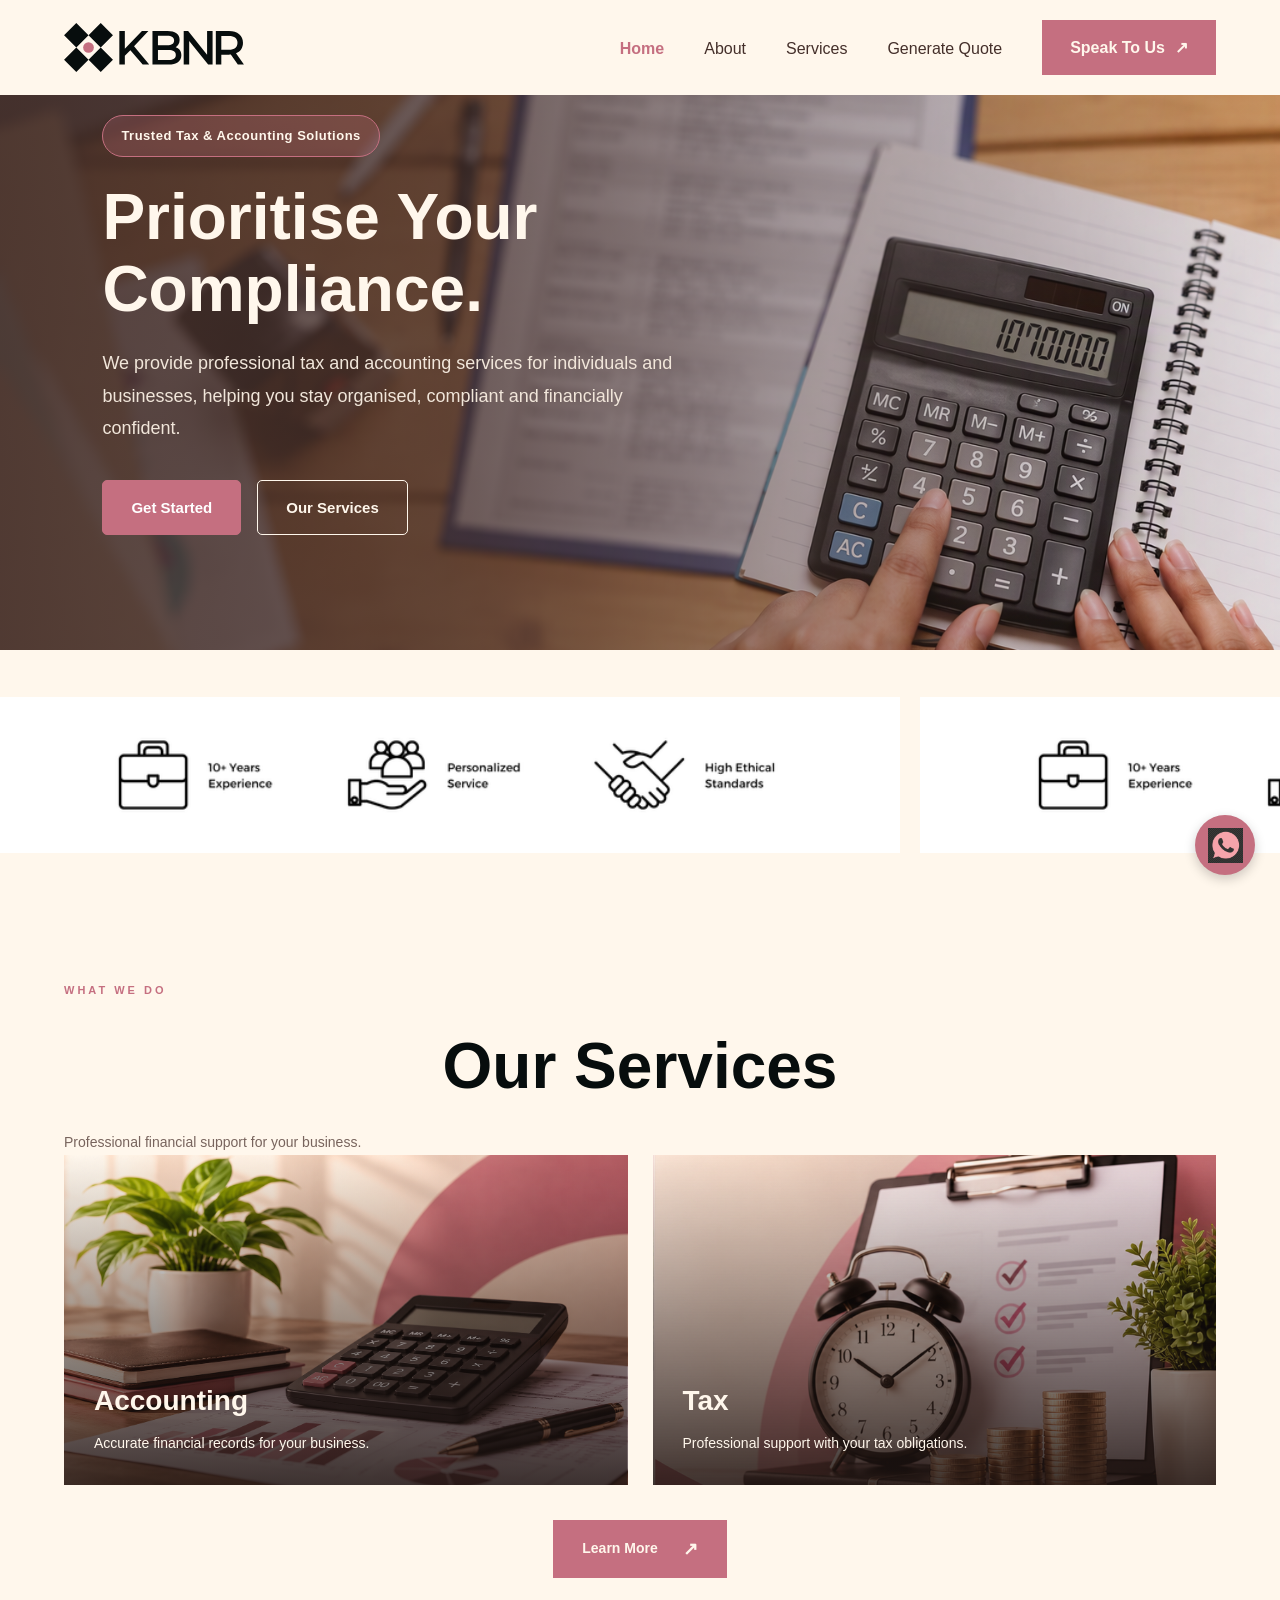
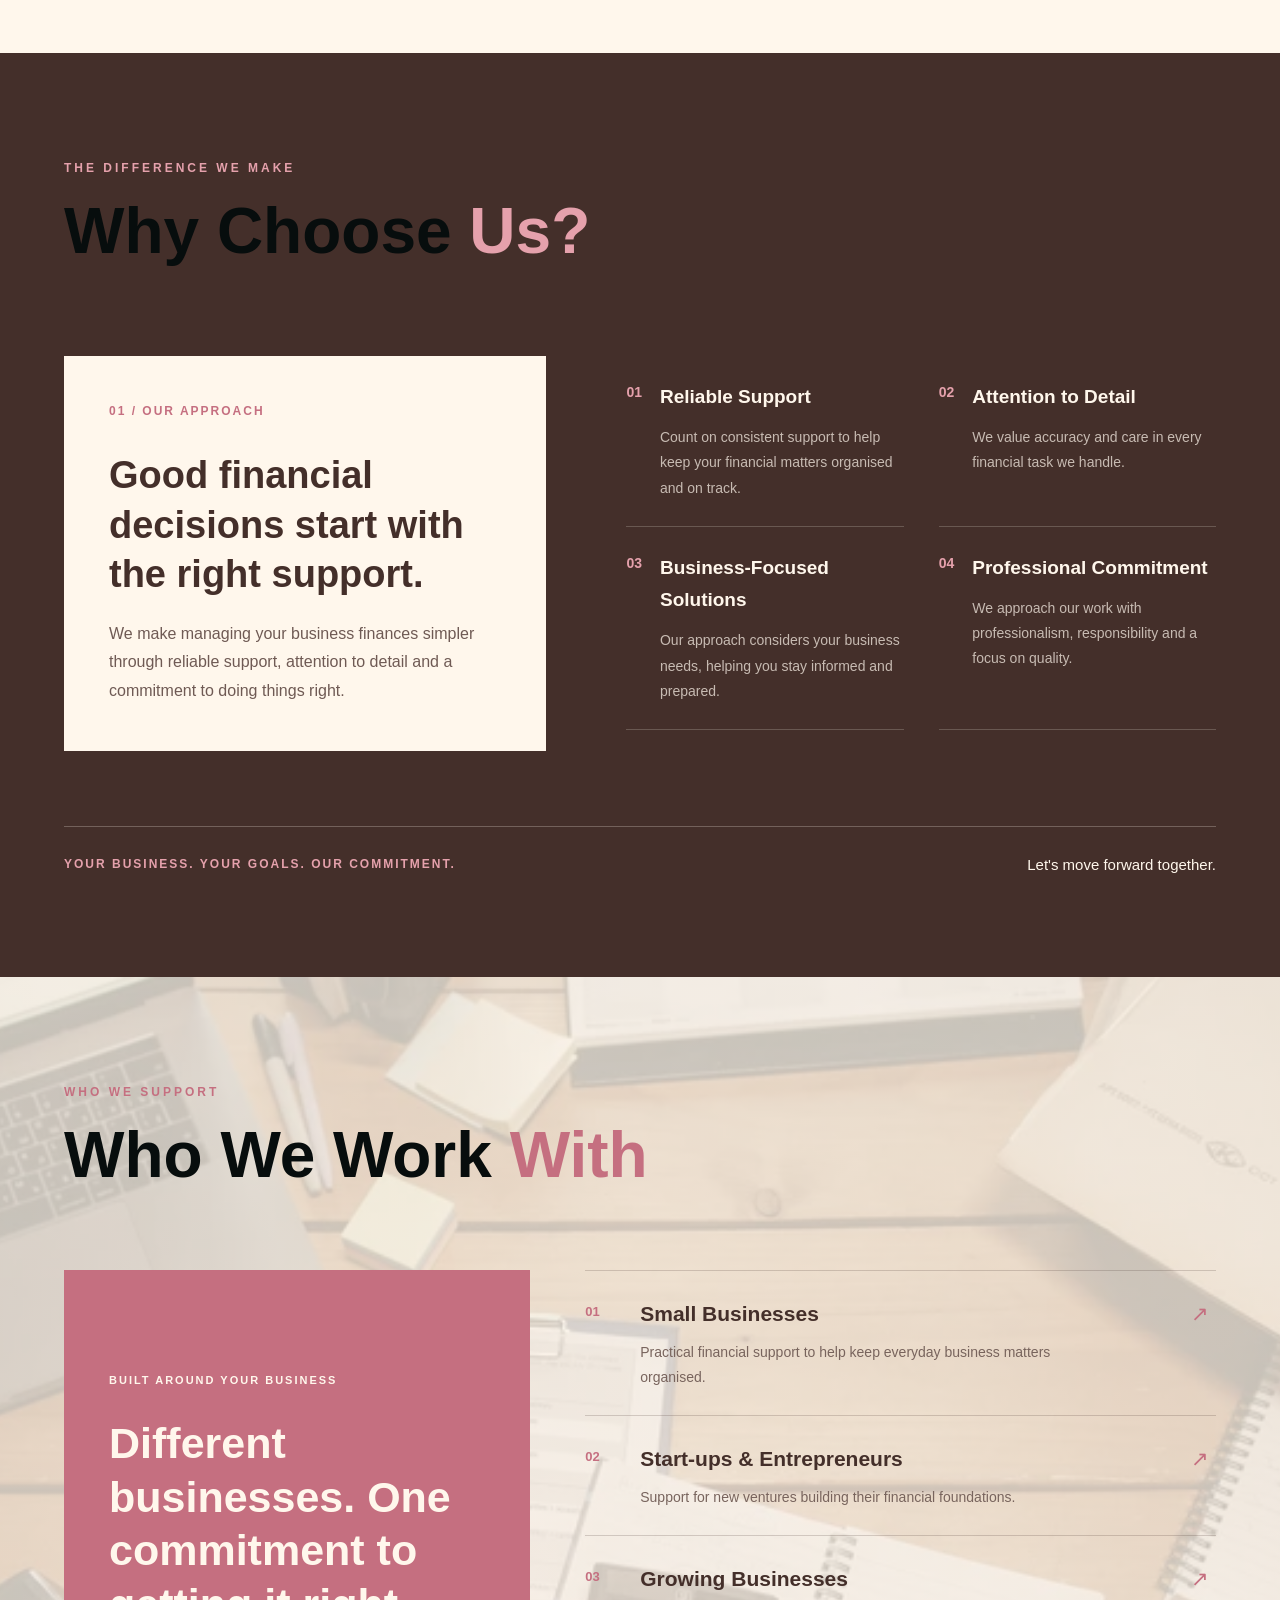
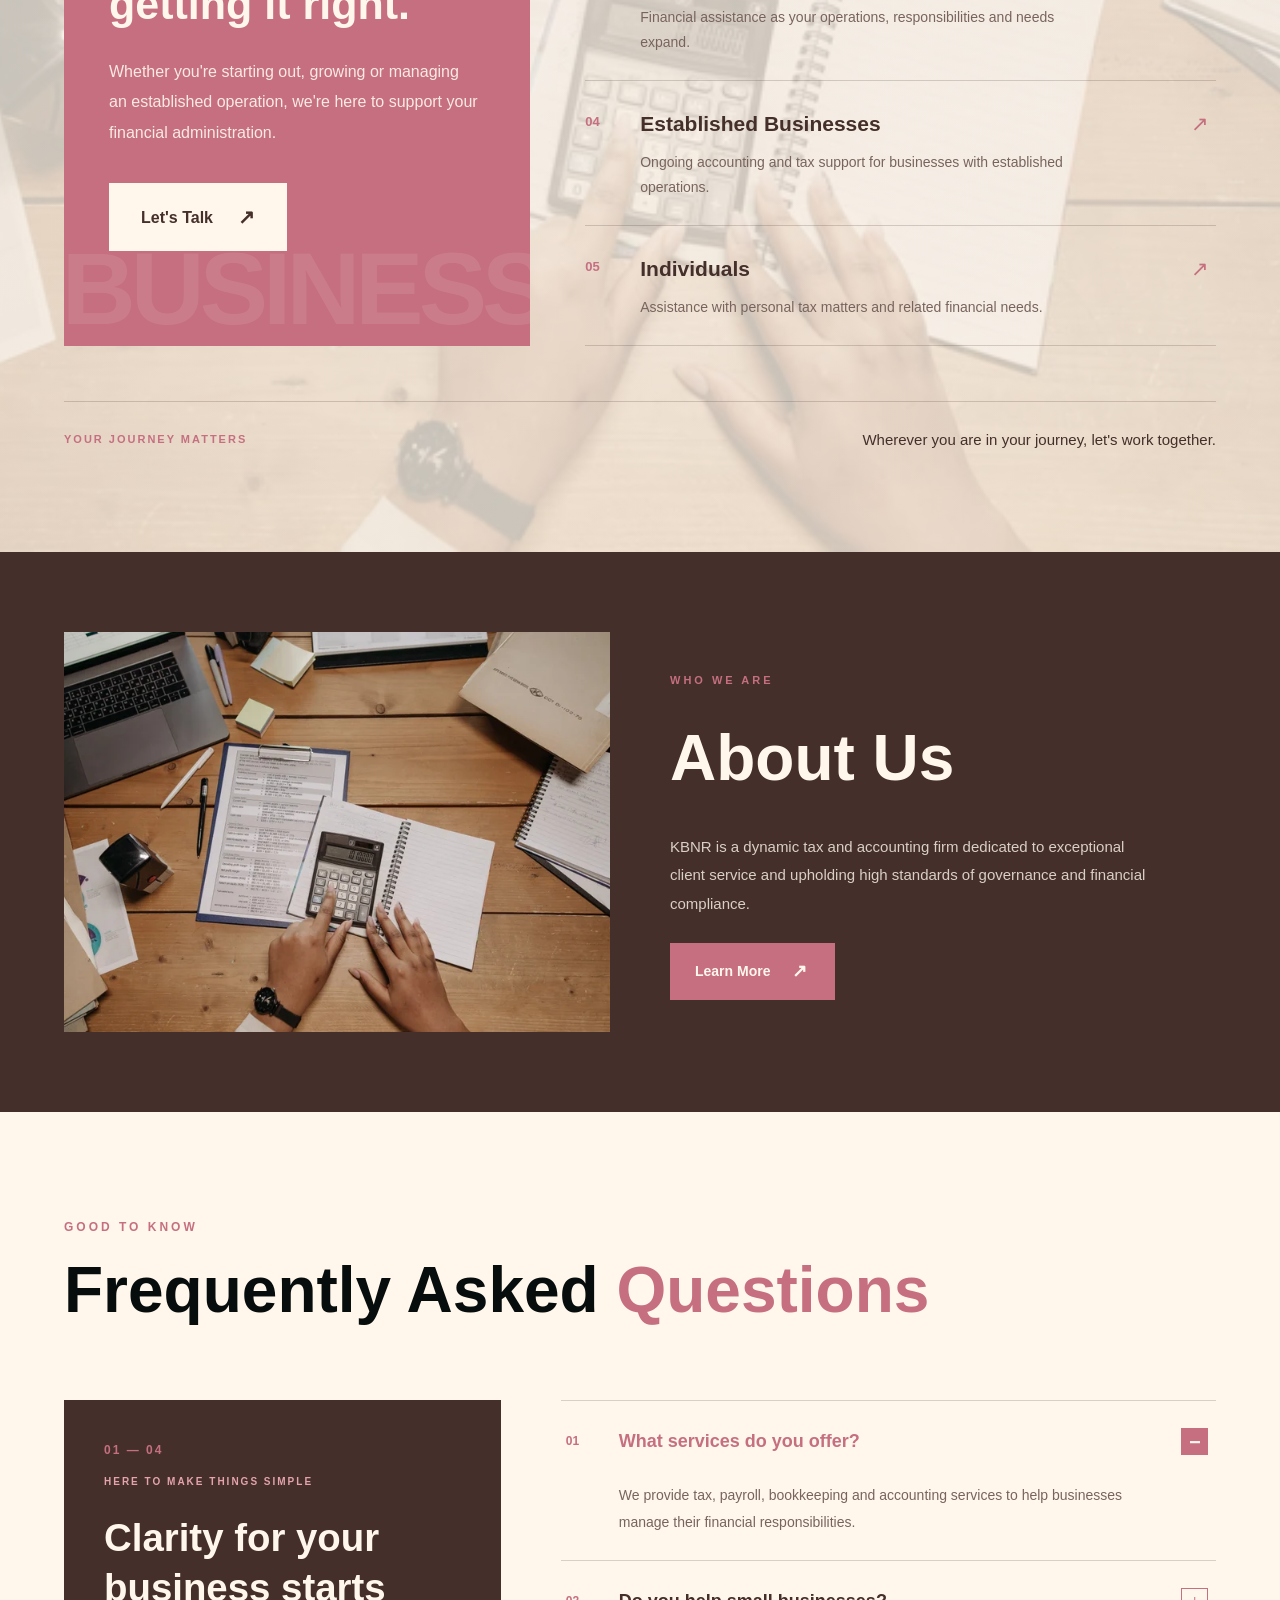
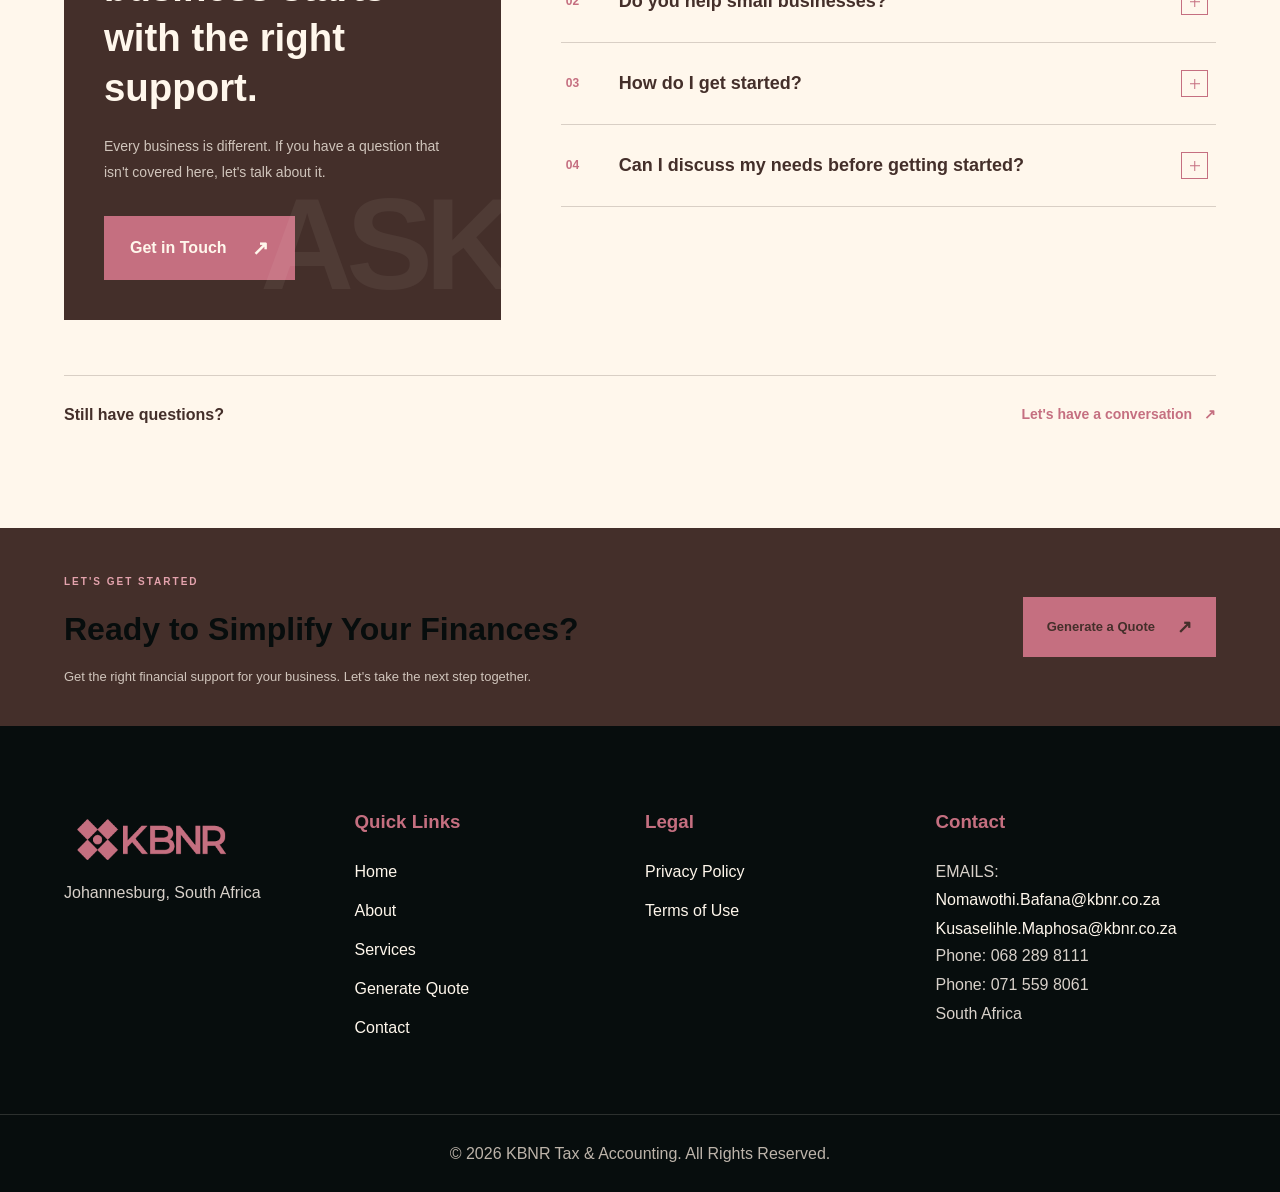
<file: KBNR Tax and Accounting/index.html>
<!DOCTYPE html>
<html lang="en">
<head>
    <meta charset="UTF-8">
    <meta name="viewport" content="width=device-width, initial-scale=1.0">
    <title>KBNR Tax & Accounting</title>

    <link rel="stylesheet" href="/global.css">
</head>

<!-- FLOATING WHATSAPP BUTTON -->
<a
    href="https://wa.me/068 289 8111 "
    class="whatsapp-float"
    target="_blank"
    rel="noopener noreferrer"
    aria-label="Chat with us on WhatsApp"
>
    <img src="/assets/images/whatsapp2.jpg" alt="">
</a>

<body>

    <!-- Header -->
    <header>
        <div class="container">
           <a href="index.html" class="site-logo">
    <img src="../assets/images/KBNR Logo.svg"
         alt="KBNR Tax and Accounting">
</a>

            <button class="menu-toggle" type="button" aria-label="Open navigation menu" aria-controls="site-navigation" aria-expanded="false">
                <span></span>
                <span></span>
                <span></span>
            </button>
            <nav id="site-navigation">
                <ul>
                    <li><a href="index.html">Home</a></li>
                    <li><a href="pages/about.html">About</a></li>
                    <li><a href="pages/services.html">Services</a></li>
                    <li><a href="pages/generateQuote.html">Generate Quote</a></li>
                    <a href="pages/contact.html" class="contact-btn">
  Speak To Us
    <span>↗</span>
</a>
                </ul>
            </nav>
        </div>
    </header>

   <!-- ===== HOME HERO ===== -->
<section class="hero">

    <div class="hero-content">

        <span class="hero-badge">
            Trusted Tax & Accounting Solutions
        </span>

        <h1>
            Prioritise Your Compliance.
        </h1>

        <p>
            We provide professional tax and accounting services
            for individuals and businesses, helping you stay
            organised, compliant and financially confident.
        </p>

        <div class="hero-buttons">

            <a href="pages/about.html" class="btn-primary">
                Get Started
            </a>

            <a href="pages/services.html" class="btn-secondary">
                Our Services
            </a>

        </div>

    </div>

</section>

    
<!-- ===== CONTINUOUS IMAGE SLIDER ===== -->

<section class="services-slider-section">

    <div class="services-slider">

        <div class="slider-track">

            <!-- FIRST SET OF IMAGES -->
            <div class="slide">
                <img src="../assets/images/KBNR+Tax+and+Accounting+Credentials+3.webp" alt="Business">
            </div>

            <div class="slide">
                <img src="../assets/images/KBNR+Tax+and+Accounting+Credentials+3.webp" alt="Business">
            </div>

            <div class="slide">
                <img src="../assets/images/KBNR+Tax+and+Accounting+Credentials+3.webp" alt="Business">
            </div>

            <div class="slide">
                <img src="../assets/images/KBNR+Tax+and+Accounting+Credentials+3.webp" alt="Business">
            </div>

            <!-- DUPLICATE SET FOR SEAMLESS LOOP -->
            <div class="slide">
                <img src="../assets/images/KBNR+Tax+and+Accounting+Credentials+3.webp" alt="Business">
            </div>

            <div class="slide">
                <img src="../assets/images/KBNR+Tax+and+Accounting+Credentials+3.webp" alt="Business">
            </div>

            <div class="slide">
                <img src="../assets/images/KBNR+Tax+and+Accounting+Credentials+3.webp" alt="Business">
            </div>

            <div class="slide">
                <img src="../assets/images/KBNR+Tax+and+Accounting+Credentials+3.webp" alt="Business">
            </div>

        </div>

    </div>

</section>



<section class="services-section" id="services">
    <div class="container">

        <div class="services-heading">
            <span>WHAT WE DO</span>
            <h2>Our Services</h2>
            <p>Professional financial support for your business.</p>
        </div>

        <div class="services-grid">

            <div class="service-card accounting-image">
                <div class="service-card-content">
                    <h3>Accounting</h3>
                    <p>Accurate financial records for your business.</p>
                </div>
            </div>

            <div class="service-card tax-image">
                <div class="service-card-content">
                    <h3>Tax</h3>
                    <p>Professional support with your tax obligations.</p>
                </div>
            </div>

        </div>

        <div class="services-button">
            <a href="pages/services.html">Learn More <span>↗</span></a>
        </div>

    </div>
</section>

<section class="why-choose-section" id="why-choose-us">
    <div class="container">

        <div class="why-choose-top">
            <div class="why-choose-heading">
                <span class="why-eyebrow">THE DIFFERENCE WE MAKE</span>
                <h2>Why Choose <span>Us?</span></h2>
            </div>

           
        </div>

        <div class="why-choose-content">

            <div class="why-main-message">
                <span class="why-number">01 / OUR APPROACH</span>
                <h3>Good financial decisions start with the right support.</h3>
                <p>
                    We make managing your business finances simpler through
                    reliable support, attention to detail and a commitment
                    to doing things right.
                </p>
            </div>

            <div class="why-reasons">

                <article class="why-item">
                    <span class="why-item-number">01</span>
                    <div>
                        <h4>Reliable Support</h4>
                        <p>
                            Count on consistent support to help keep your
                            financial matters organised and on track.
                        </p>
                    </div>
                </article>

                <article class="why-item">
                    <span class="why-item-number">02</span>
                    <div>
                        <h4>Attention to Detail</h4>
                        <p>
                            We value accuracy and care in every financial
                            task we handle.
                        </p>
                    </div>
                </article>

                <article class="why-item">
                    <span class="why-item-number">03</span>
                    <div>
                        <h4>Business-Focused Solutions</h4>
                        <p>
                            Our approach considers your business needs,
                            helping you stay informed and prepared.
                        </p>
                    </div>
                </article>

                <article class="why-item">
                    <span class="why-item-number">04</span>
                    <div>
                        <h4>Professional Commitment</h4>
                        <p>
                            We approach our work with professionalism,
                            responsibility and a focus on quality.
                        </p>
                    </div>
                </article>

            </div>
        </div>

        <div class="why-bottom">
            <p>YOUR BUSINESS. YOUR GOALS. OUR COMMITMENT.</p>
            <span>Let's move forward together.</span>
        </div>

    </div>
</section>
<!-- ===== WHO WE WORK WITH ===== -->

<section class="who-we-work-section" id="who-we-work-with">
    <div class="container">

        <div class="who-heading">
            <div>
                <span class="who-eyebrow">WHO WE SUPPORT</span>
                <h2>Who We Work <span>With</span></h2>
            </div>
        </div>

        <div class="who-layout">

            <!-- FEATURE PANEL -->
            <div class="who-feature">

                <div class="who-feature-content">

                    <span class="who-feature-label">
                        BUILT AROUND YOUR BUSINESS
                    </span>

                    <h3>
                        Different businesses. One commitment to getting it right.
                    </h3>

                    <p>
                        Whether you're starting out, growing or managing
                        an established operation, we're here to support
                        your financial administration.
                    </p>

                    <a href="pages/contact.html" class="who-contact-link">
                        Let's Talk <span>↗</span>
                    </a>

                </div>

                <span class="who-decoration">BUSINESS</span>

            </div>

            <!-- BUSINESS CATEGORIES -->
            <div class="who-categories">

                <article class="who-category">
                    <span class="who-category-number">01</span>

                    <div>
                        <h3>Small Businesses</h3>
                        <p>
                            Practical financial support to help keep
                            everyday business matters organised.
                        </p>
                    </div>

                    <span class="who-arrow">↗</span>
                </article>

                <article class="who-category">
                    <span class="who-category-number">02</span>

                    <div>
                        <h3>Start-ups & Entrepreneurs</h3>
                        <p>
                            Support for new ventures building their
                            financial foundations.
                        </p>
                    </div>

                    <span class="who-arrow">↗</span>
                </article>

                <article class="who-category">
                    <span class="who-category-number">03</span>

                    <div>
                        <h3>Growing Businesses</h3>
                        <p>
                            Financial assistance as your operations,
                            responsibilities and needs expand.
                        </p>
                    </div>

                    <span class="who-arrow">↗</span>
                </article>

                <article class="who-category">
                    <span class="who-category-number">04</span>

                    <div>
                        <h3>Established Businesses</h3>
                        <p>
                            Ongoing accounting and tax support for
                            businesses with established operations.
                        </p>
                    </div>

                    <span class="who-arrow">↗</span>
                </article>

                <article class="who-category">
                    <span class="who-category-number">05</span>

                    <div>
                        <h3>Individuals</h3>
                        <p>
                            Assistance with personal tax matters
                            and related financial needs.
                        </p>
                    </div>

                    <span class="who-arrow">↗</span>
                </article>

            </div>

        </div>

        <!-- BOTTOM MESSAGE -->
        <div class="who-footer">
            <span>YOUR JOURNEY MATTERS</span>
            <p>Wherever you are in your journey, let's work together.</p>
        </div>

    </div>
</section>

<!-- ===== ABOUT US ===== -->

<section class="about-section" id="about">
    <div class="container">

        <div class="about-content">

            <div class="about-image">
                <img
                    src="/assets/images/pexels-pavel-danilyuk-7654591.webp"
                    alt="Tax and accounting professionals"
                >
            </div>

            <div class="about-text">
                <span>WHO WE ARE</span>
                <h2>About Us</h2>

                <p>
                    KBNR is a dynamic tax and accounting firm dedicated
                    to exceptional client service and upholding high
                    standards of governance and financial compliance.
                </p>

                <a href="pages/about.html" class="about-button">
                    Learn More <span>↗</span>
                </a>
            </div>

        </div>

    </div>
</section>
  
<!-- ===== FREQUENTLY ASKED QUESTIONS ===== -->

<section class="faq-section" id="faq">
    <div class="container">

        <!-- SECTION HEADING -->
        <div class="faq-heading">
            <div>
                <span class="faq-eyebrow">GOOD TO KNOW</span>
                <h2>Frequently Asked <span>Questions</span></h2>
            </div>

        
        </div>

        <!-- FAQ CONTENT -->
        <div class="faq-layout">

            <!-- LEFT FEATURE PANEL -->
            <div class="faq-feature">
                <span class="faq-feature-number">01 — 04</span>

                <div>
                    <span class="faq-feature-label">HERE TO MAKE THINGS SIMPLE</span>

                    <h3>
                        Clarity for your business starts with the right support.
                    </h3>

                    <p>
                        Every business is different. If you have a question
                        that isn't covered here, let's talk about it.
                    </p>

                    <a href="pages/contact.html" class="faq-contact-link">
                        Get in Touch <span>↗</span>
                    </a>
                </div>

                <span class="faq-decoration">ASK</span>
            </div>

            <!-- RIGHT ACCORDION -->
            <div class="faq-accordion">

                <details class="faq-item" open>
                    <summary>
                        <span class="faq-question-number">01</span>
                        <span class="faq-question">What services do you offer?</span>
                        <span class="faq-toggle"></span>
                    </summary>

                    <div class="faq-answer">
                        <p>
                            We provide tax, payroll, bookkeeping and
                            accounting services to help businesses manage
                            their financial responsibilities.
                        </p>
                    </div>
                </details>

                <details class="faq-item">
                    <summary>
                        <span class="faq-question-number">02</span>
                        <span class="faq-question">Do you help small businesses?</span>
                        <span class="faq-toggle"></span>
                    </summary>

                    <div class="faq-answer">
                        <p>
                            Yes. We specialise in supporting small and
                            growing businesses with practical financial
                            services suited to their needs.
                        </p>
                    </div>
                </details>

                <details class="faq-item">
                    <summary>
                        <span class="faq-question-number">03</span>
                        <span class="faq-question">How do I get started?</span>
                        <span class="faq-toggle"></span>
                    </summary>

                    <div class="faq-answer">
                        <p>
                            Simply contact us. We'll discuss your business
                            needs, understand what support you're looking
                            for and guide you through the next steps.
                        </p>
                    </div>
                </details>

                <details class="faq-item">
                    <summary>
                        <span class="faq-question-number">04</span>
                        <span class="faq-question">Can I discuss my needs before getting started?</span>
                        <span class="faq-toggle"></span>
                    </summary>

                    <div class="faq-answer">
                        <p>
                            Absolutely. Get in touch with us to discuss
                            your requirements and find out how our services
                            may support your business.
                        </p>
                    </div>
                </details>

            </div>
        </div>

        <!-- BOTTOM MESSAGE -->
        <div class="faq-footer">
            <p>Still have questions?</p>
            <a href="pages/contact.html">Let's have a conversation <span>↗</span></a>
        </div>

    </div>
</section>

<!-- ===== READY TO SIMPLIFY YOUR FINANCES ===== -->

<section class="finance-cta">
    <div class="container">

        <div class="finance-cta-content">
            <div>
                <span class="finance-cta-label">LET'S GET STARTED</span>
                <h2>Ready to Simplify Your Finances?</h2>
                <p>
                    Get the right financial support for your business.
                    Let's take the next step together.
                </p>
            </div>

            <a href="pages/generateQuote.html" class="finance-cta-button">
                Generate a Quote <span>↗</span>
            </a>
        </div>

    </div>
</section>


    <!-- Footer -->
    <footer>


    <div class="footer-container">

        <div class="footer-about">

         <a href="index.html" class="site-logo">
    <img src="../../assets/images/second logo.png"
         alt="KBNR Tax and Accounting">
</a>

            <p>
                Johannesburg, South Africa
            </p>

        </div>

        <div class="footer-links">

            <h3>Quick Links</h3>

            <ul>
                <li><a href="index.html">Home</a></li>
                <li><a href="pages/about.html">About</a></li>
                <li><a href="pages/services.html">Services</a></li>
                <li><a href="../pages/generateQuote.html">Generate Quote</a></li>
                <li><a href="pages/contact.html">Contact</a></li>
            </ul>

        </div>

        <div class="footer-legal">

            <h3>Legal</h3>

            <ul>
                <li>
                    <a href="pages/privacyPolicy.html">
                        Privacy Policy
                    </a>
                </li>

                <li>
                    <a href="pages/terms of use.html">
                        Terms of Use
                    </a>
                </li>
            </ul>

        </div>

        <div class="footer-contact">

            <h3>Contact</h3>

            <p>EMAILS: <a href="mailto:Nomawothi.Bafana@kbnr.co.za">Nomawothi.Bafana@kbnr.co.za</a></p>
             <a href="mailto:Kusaselihle.Maphosa@kbnr.co.za">Kusaselihle.Maphosa@kbnr.co.za</a>
             <p>Phone: 068 289 8111</p>
            <p>Phone: 071 559 8061</p>
            <p>South Africa</p>

        </div>

    </div>

    <div class="footer-bottom">

        <p>
            © 2026 KBNR Tax & Accounting. All Rights Reserved.
        </p>

    </div>

</footer>


    <script src="/global.js"></script>

</body>
</html>
</file>
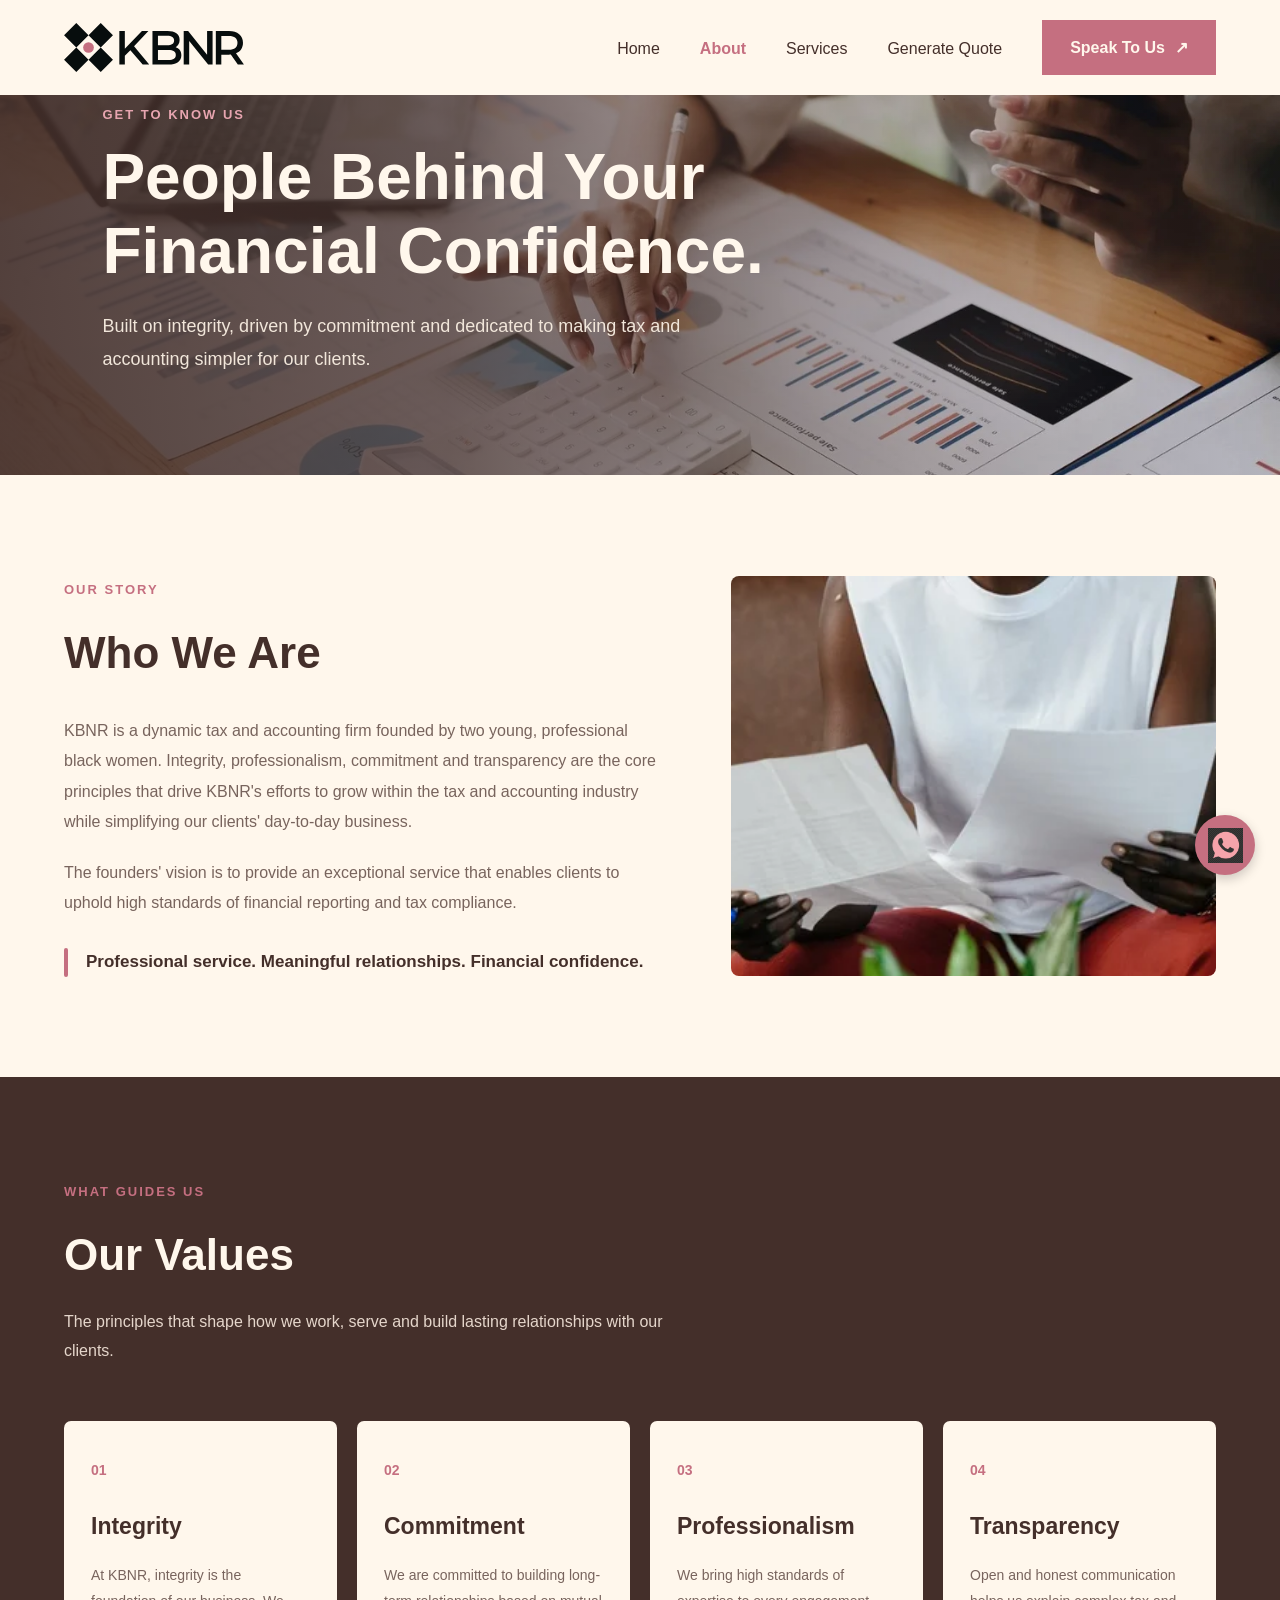
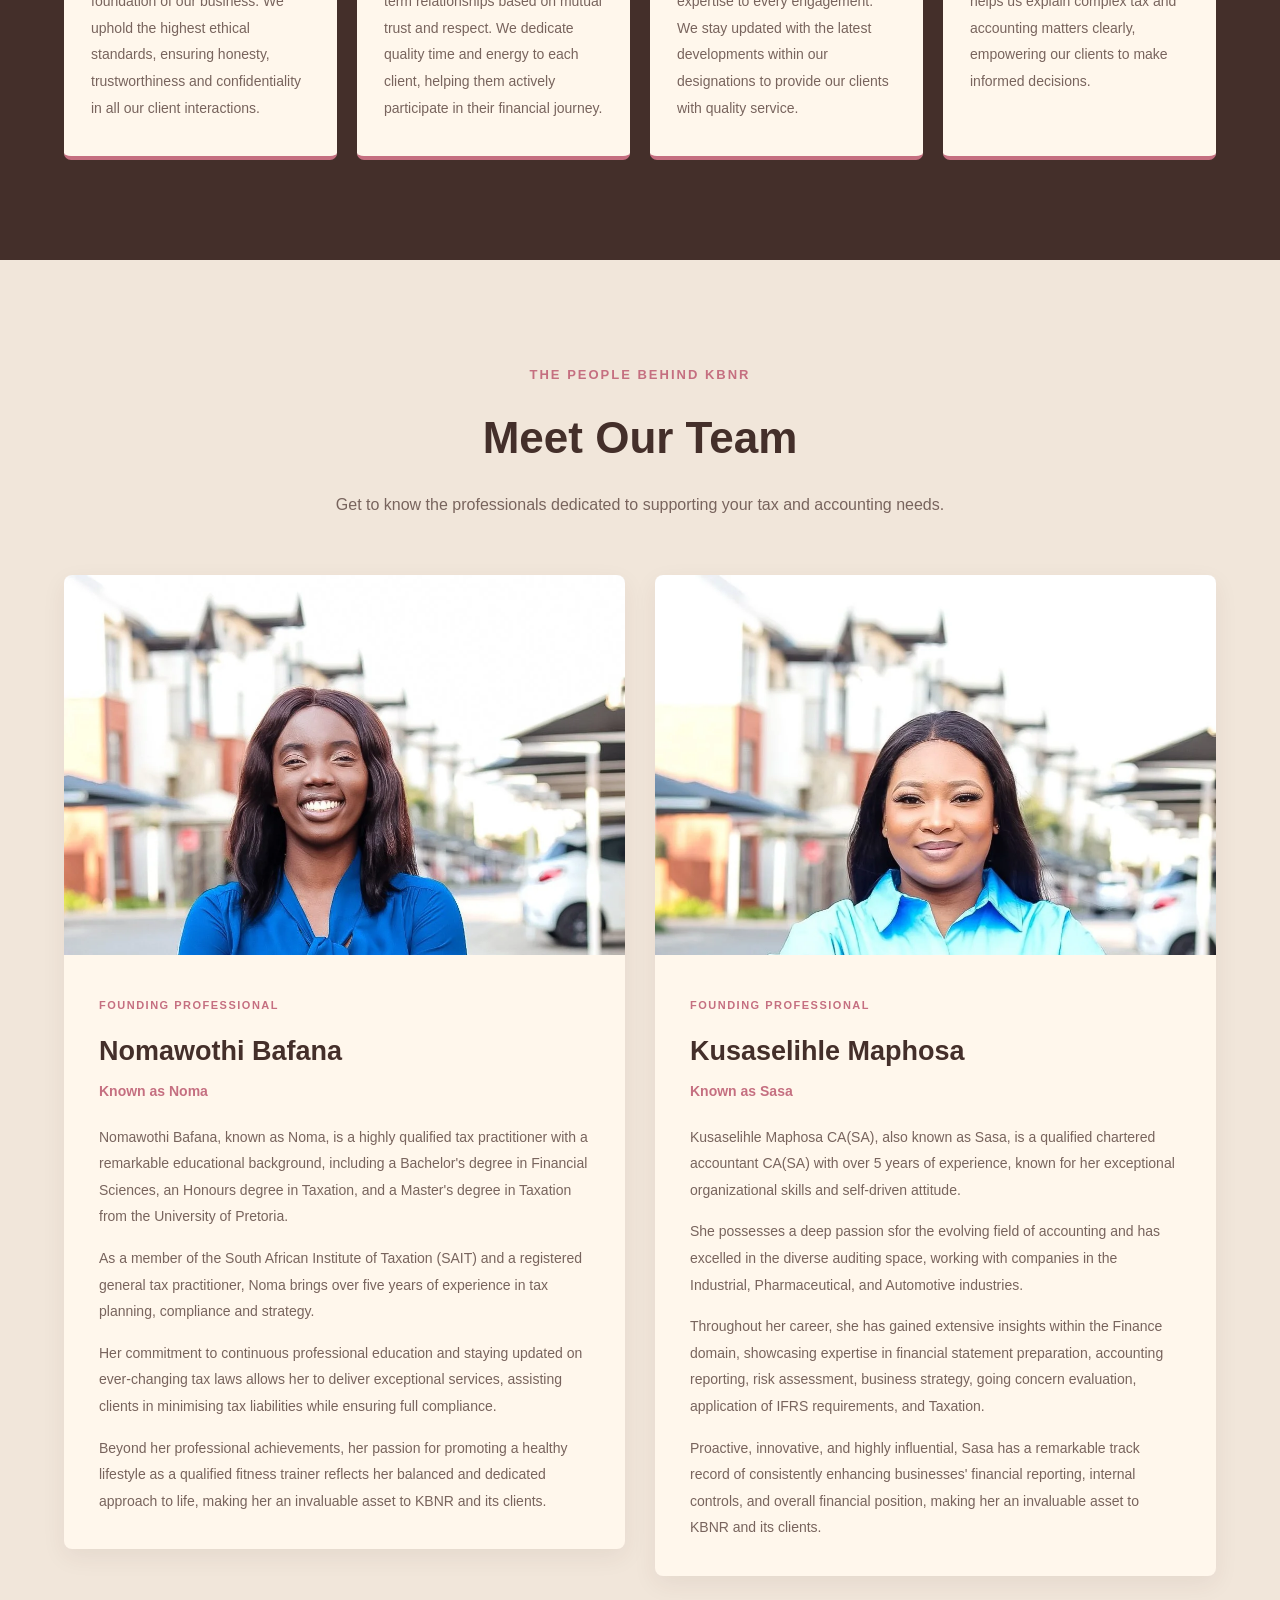
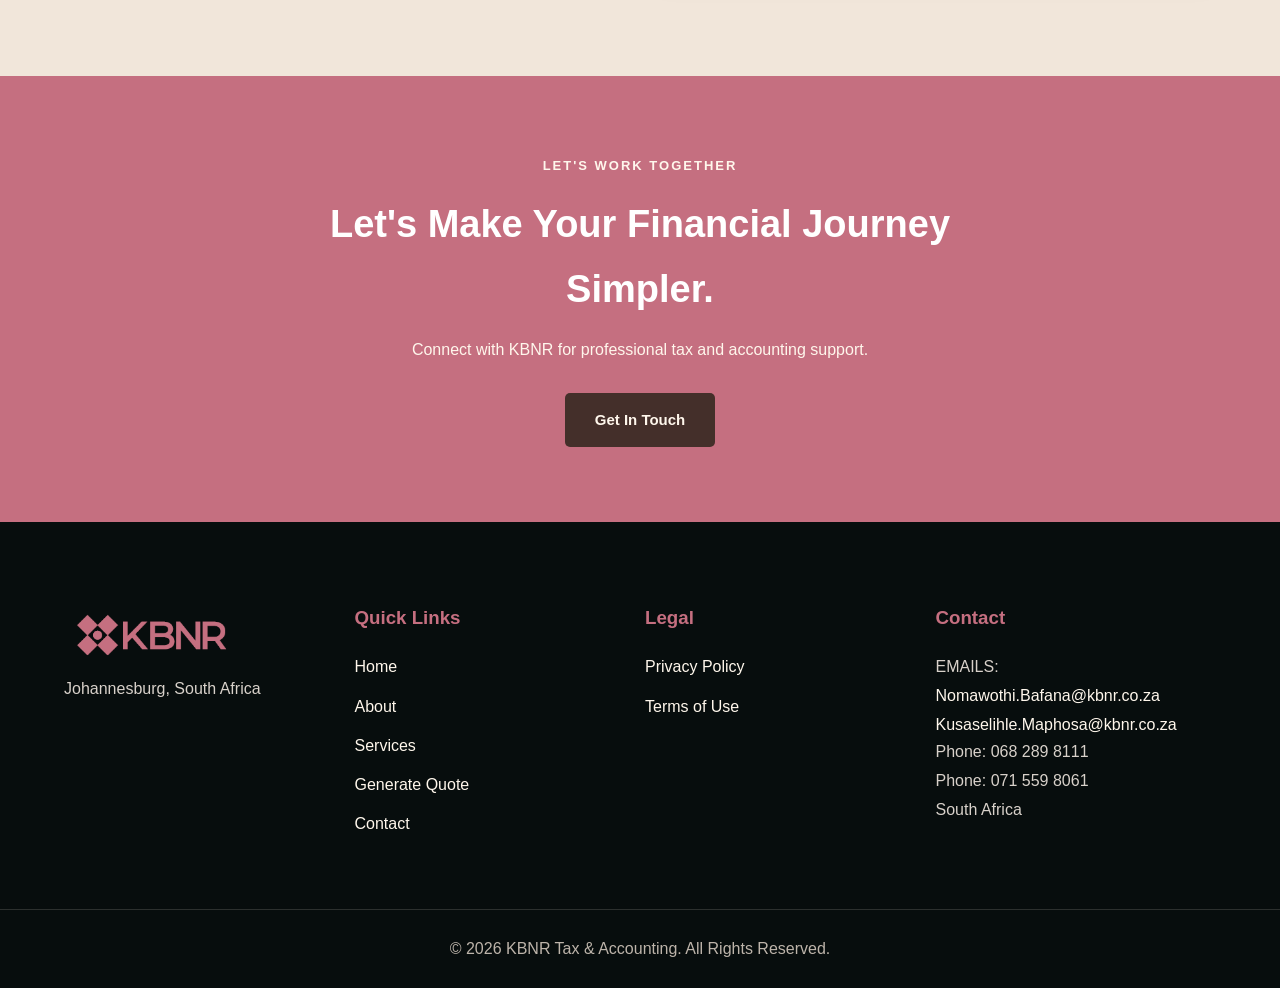
<file: KBNR Tax and Accounting/pages/about.html>
<!DOCTYPE html>
<html lang="en">
<head>
    <meta charset="UTF-8">
    <meta name="viewport" content="width=device-width, initial-scale=1.0">
    <title>KBNR Tax & Accounting</title>

    <link rel="stylesheet" href="/global.css">
</head>

<a
    href="https://wa.me/068 289 8111 "
    class="whatsapp-float"
    target="_blank"
    rel="noopener noreferrer"
    aria-label="Chat with us on WhatsApp"
>
    <img src="/assets/images/whatsapp2.jpg" alt="">
</a>
    <!-- Header -->
    <header>
        <div class="container">
            <a href="../index.html" class="site-logo">
    <img src="../../assets/images/KBNR Logo.svg"
         alt="KBNR Tax and Accounting">
</a>


            <button class="menu-toggle" type="button" aria-label="Open navigation menu" aria-controls="site-navigation" aria-expanded="false">
                <span></span>
                <span></span>
                <span></span>
            </button>
            <nav id="site-navigation">
                <ul>
                    <li><a href="../index.html">Home</a></li>
                    <li><a href="../pages/about.html">About</a></li>
                    <li><a href="../pages/services.html">Services</a></li>
                    <li><a href="../pages/generateQuote.html">Generate Quote</a></li>
                    <a href="../pages/contact.html" class="contact-btn">
  Speak To Us
    <span>↗</span>
</a>
                </ul>
            </nav>
        </div>
    </header>


<section class="about-hero">
        <div class="about-hero-content">
            <span class="about-eyebrow">GET TO KNOW US</span>
            <h1>People Behind Your Financial Confidence.</h1>
            <p>
                Built on integrity, driven by commitment and dedicated
                to making tax and accounting simpler for our clients.
            </p>
        </div>
    </section>


    <!-- ===== WHO WE ARE ===== -->
    <section class="who-we-are">
        <div class="about-container">

            <div class="who-content">
                <span class="about-eyebrow">OUR STORY</span>
                <h2>Who We Are</h2>

                <p>
                    KBNR is a dynamic tax and accounting firm founded by
                    two young, professional black women. Integrity,
                    professionalism, commitment and transparency are
                    the core principles that drive KBNR's efforts to
                    grow within the tax and accounting industry while
                    simplifying our clients' day-to-day business.
                </p>

                <p>
                    The founders' vision is to provide an exceptional
                    service that enables clients to uphold high
                    standards of financial reporting and tax compliance.
                </p>

                <div class="who-highlight">
                    <span class="highlight-line"></span>
                    <p>
                        Professional service. Meaningful relationships.
                        Financial confidence.
                    </p>
                </div>
            </div>

            <div class="who-image">
               
                <img src="../../assets/images/about.webp"
                     alt="KBNR Tax and Accounting">
            </div>

        </div>
    </section>


    <!-- ===== OUR VALUES ===== -->
    <section class="values-section">
        <div class="about-container">

            <div class="values-heading">
                <span class="about-eyebrow">WHAT GUIDES US</span>
                <h2>Our Values</h2>
                <p>
                    The principles that shape how we work, serve and
                    build lasting relationships with our clients.
                </p>
            </div>

            <div class="values-grid">

                <article class="value-card">
                    <span class="value-number">01</span>
                    <h3>Integrity</h3>
                    <p>
                        At KBNR, integrity is the foundation of our
                        business. We uphold the highest ethical standards,
                        ensuring honesty, trustworthiness and
                        confidentiality in all our client interactions.
                    </p>
                </article>

                <article class="value-card">
                    <span class="value-number">02</span>
                    <h3>Commitment</h3>
                    <p>
                        We are committed to building long-term
                        relationships based on mutual trust and respect.
                        We dedicate quality time and energy to each
                        client, helping them actively participate in
                        their financial journey.
                    </p>
                </article>

                <article class="value-card">
                    <span class="value-number">03</span>
                    <h3>Professionalism</h3>
                    <p>
                        We bring high standards of expertise to every
                        engagement. We stay updated with the latest
                        developments within our designations to provide
                        our clients with quality service.
                    </p>
                </article>

                <article class="value-card">
                    <span class="value-number">04</span>
                    <h3>Transparency</h3>
                    <p>
                        Open and honest communication helps us explain
                        complex tax and accounting matters clearly,
                        empowering our clients to make informed decisions.
                    </p>
                </article>

            </div>
        </div>
    </section>


    <!-- ===== OUR TEAM ===== -->
    <section class="team-section">
        <div class="about-container">

            <div class="team-heading">
                <span class="about-eyebrow">THE PEOPLE BEHIND KBNR</span>
                <h2>Meet Our Team</h2>
                <p>
                    Get to know the professionals dedicated to supporting
                    your tax and accounting needs.
                </p>
            </div>

            <div class="team-grid">

                <!-- TEAM MEMBER 1 -->
                <article class="team-card">

                    <div class="team-image">
                       
                        <img src="../../assets/images/Noma.webp"
                             alt="Nomawothi Bafana">
                    </div>

                    <div class="team-content">
                        <span class="team-role">FOUNDING PROFESSIONAL</span>
                        <h3>Nomawothi Bafana</h3>
                        <p class="team-nickname">Known as Noma</p>

                        <p>
                            Nomawothi Bafana, known as Noma, is a highly
                            qualified tax practitioner with a remarkable
                            educational background, including a Bachelor's
                            degree in Financial Sciences, an Honours degree
                            in Taxation, and a Master's degree in Taxation
                            from the University of Pretoria.
                        </p>

                        <p>
                            As a member of the South African Institute of
                            Taxation (SAIT) and a registered general tax
                            practitioner, Noma brings over five years of
                            experience in tax planning, compliance and
                            strategy.
                        </p>

                        <p>
                            Her commitment to continuous professional
                            education and staying updated on ever-changing
                            tax laws allows her to deliver exceptional
                            services, assisting clients in minimising tax
                            liabilities while ensuring full compliance.
                        </p>

                        <p>
                            Beyond her professional achievements, her
                            passion for promoting a healthy lifestyle as
                            a qualified fitness trainer reflects her
                            balanced and dedicated approach to life,
                            making her an invaluable asset to KBNR and
                            its clients.
                        </p>
                    </div>

                </article>


                <!-- TEAM MEMBER 2 -->
                <article class="team-card">

                    <div class="team-image">
                        
                        <img src="../../assets/images/Kusaselihle.png"
                             alt="Kusaselihle Maphosa">
                    </div>

                    <div class="team-content">
                        <span class="team-role">FOUNDING PROFESSIONAL</span>
                        <h3>Kusaselihle Maphosa</h3>
                        <p class="team-nickname">Known as Sasa</p>

                   
                        <p>
                            Kusaselihle Maphosa CA(SA), also known as Sasa,
                             is a qualified chartered accountant CA(SA) with over 5 
                             years of experience, known for her exceptional organizational
                              skills and self-driven attitude.</p>
                              
                              <p> She possesses a deep passion sfor the evolving field of accounting and has excelled in the
                                diverse auditing space, working with companies in the
                                 Industrial, Pharmaceutical, and Automotive industries.</p>

                                 <p>Throughout her career, she has gained extensive insights 
                                    within the Finance domain, showcasing expertise in 
                                    financial statement preparation, accounting reporting,
                                     risk assessment, business strategy, going concern
                                      evaluation, application of IFRS requirements,
                                       and Taxation.

                                       <p>Proactive, innovative, and highly
                                        influential, Sasa has a remarkable track record of
                                         consistently enhancing businesses' financial reporting,
                                          internal controls, and overall financial position,
                                           making her an invaluable asset to KBNR and its clients.</p>
                    </div>

                </article>

            </div>
        </div>
    </section>


    <!-- ===== FINAL CTA ===== -->
    <section class="about-cta">
        <div class="about-container">
            <span class="about-eyebrow">LET'S WORK TOGETHER</span>
            <h2>Let's Make Your Financial Journey Simpler.</h2>
            <p>
                Connect with KBNR for professional tax and accounting
                support.
            </p>
            <a href="contact.html" class="about-cta-button">
                Get In Touch
            </a>
        </div>
    </section>


     <footer>


    <div class="footer-container">

        <div class="footer-about">

        <a href="../index.html" class="site-logo">
    <img src="../../assets/images/second logo.png"
         alt="KBNR Tax and Accounting">
</a>


            <p>
                Johannesburg, South Africa
            </p>

        </div>

        <div class="footer-links">

            <h3>Quick Links</h3>

            <ul>
                <li><a href="../index.html">Home</a></li>
                <li><a href="../pages/about.html">About</a></li>
                <li><a href="../pages/services.html">Services</a></li>
                <li><a href="../pages/generateQuote.html">Generate Quote</a></li>
                <li><a href="../pages/contact.html">Contact</a></li>
            </ul>

        </div>

        <div class="footer-legal">

            <h3>Legal</h3>

            <ul>
                <li>
                    <a href="../pages/privacyPolicy.html">
                        Privacy Policy
                    </a>
                </li>

                <li>
                    <a href="../pages/terms of use.html">
                        Terms of Use
                    </a>
                </li>
            </ul>

        </div>

        <div class="footer-contact">

            <h3>Contact</h3>

             <p>EMAILS: <a href="mailto:Nomawothi.Bafana@kbnr.co.za">Nomawothi.Bafana@kbnr.co.za</a></p>
             <a href="mailto:Kusaselihle.Maphosa@kbnr.co.za">Kusaselihle.Maphosa@kbnr.co.za</a>
             <p>Phone: 068 289 8111</p>
            <p>Phone: 071 559 8061</p>
            <p>South Africa</p>

        </div>

    </div>

    <div class="footer-bottom">

        <p>
            © 2026 KBNR Tax & Accounting. All Rights Reserved.
        </p>

    </div>

</footer>


    <script src="/global.js"></script>

</body>
</html>
</file>
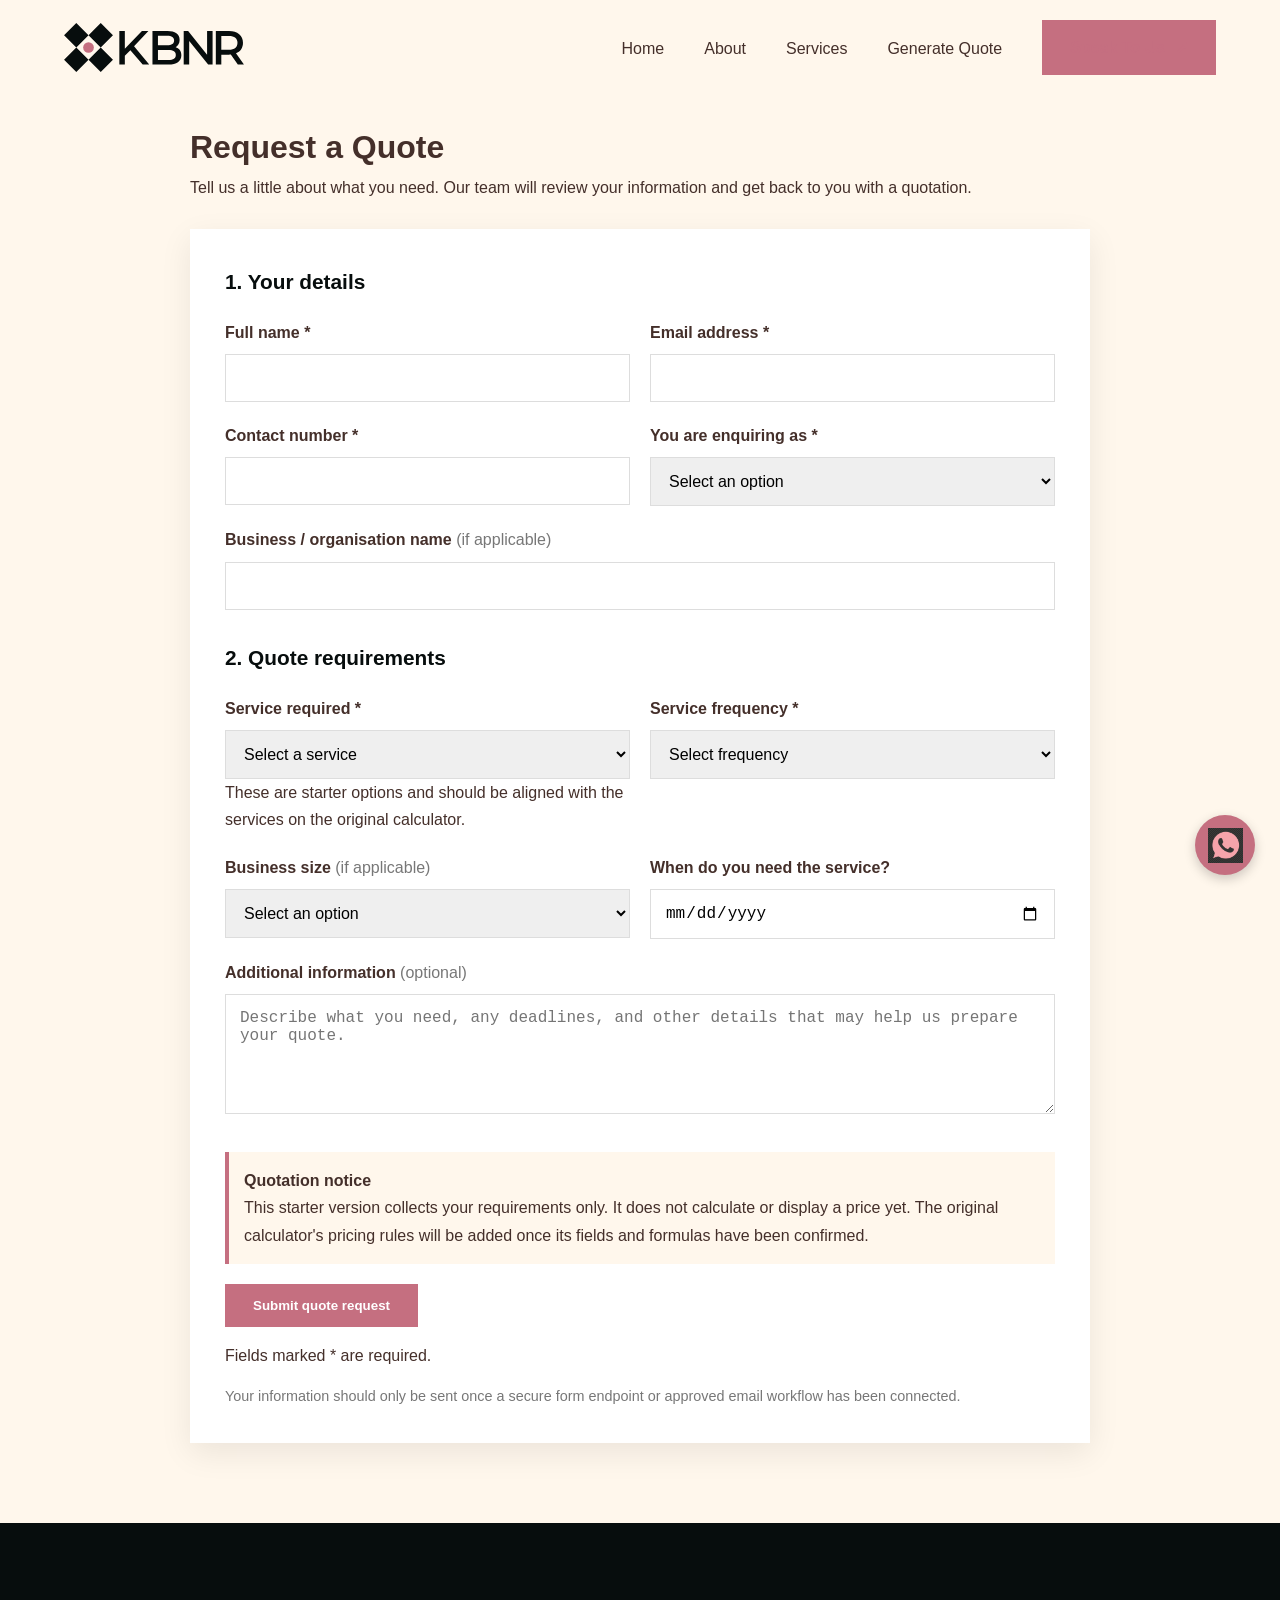
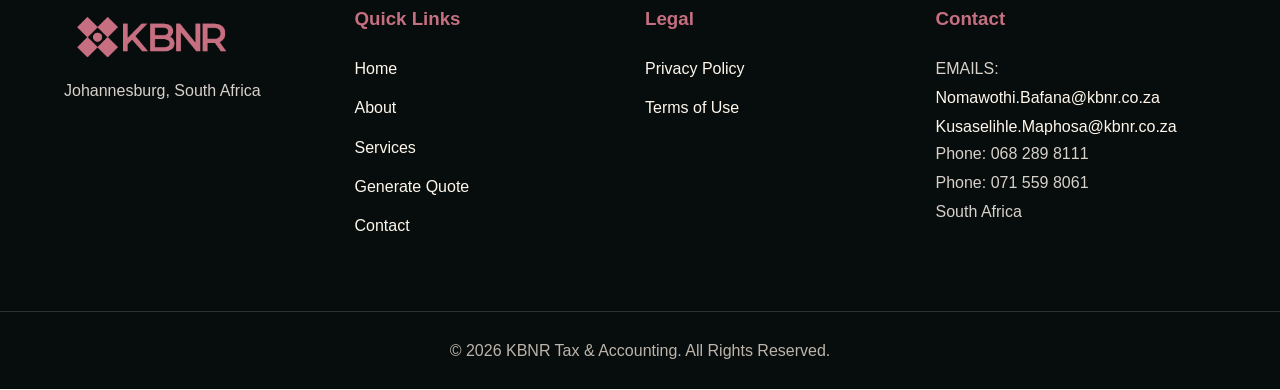
<file: KBNR Tax and Accounting/pages/contact.html>
<!DOCTYPE html>
<html lang="en">
<head>
    <meta charset="UTF-8">
    <meta name="viewport" content="width=device-width, initial-scale=1.0">
    <title>KBNR Tax & Accounting</title>

    <link rel="stylesheet" href="/global.css">
</head>

<a
    href="https://wa.me/068 289 8111 "
    class="whatsapp-float"
    target="_blank"
    rel="noopener noreferrer"
    aria-label="Chat with us on WhatsApp"
>
    <img src="/assets/images/whatsapp2.jpg" alt="">
</a>
    <!-- Header -->
    <header>
        <div class="container">
           <a href="../index.html" class="site-logo">
    <img src="../../assets/images/KBNR Logo.svg"
         alt="KBNR Tax and Accounting">
</a>


            <button class="menu-toggle" type="button" aria-label="Open navigation menu" aria-controls="site-navigation" aria-expanded="false">
                <span></span>
                <span></span>
                <span></span>
            </button>
            <nav id="site-navigation">
                <ul>
                    <li><a href="../index.html">Home</a></li>
                    <li><a href="../pages/about.html">About</a></li>
                    <li><a href="../pages/services.html">Services</a></li>
                    <li><a href="../pages/generateQuote.html">Generate Quote</a></li>
                    <a href="../pages/contact.html" class="contact-btn">
  Speak To Us
    <span>↗</span>
</a>
                </ul>
            </nav>
        </div>
    </header>

    <body>
  <main class="quote-wrap"> 
     
      <h1>Request a Quote</h1>
      <p>Tell us a little about what you need. Our team will review your information and get back to you with a quotation.</p>
   <br>
    <form class="form-card" id="quoteForm">
      <fieldset>
        <legend>1. Your details</legend>
        <div class="grid">
          <div class="field">
            <label for="fullName">Full name *</label>
            <input id="fullName" name="fullName" autocomplete="name" required />
          </div>
          <div class="field">
            <label for="email">Email address *</label>
            <input id="email" name="email" type="email" autocomplete="email" required />
          </div>
          <div class="field">
            <label for="phone">Contact number *</label>
            <input id="phone" name="phone" type="tel" autocomplete="tel" required />
          </div>
          <div class="field">
            <label for="clientType">You are enquiring as *</label>
            <select id="clientType" name="clientType" required>
              <option value="">Select an option</option>
              <option value="individual">An individual</option>
              <option value="sole-proprietor">A sole proprietor</option>
              <option value="company">A registered company</option>
              <option value="other">Other</option>
            </select>
          </div>
          <div class="field full">
            <label for="businessName">Business / organisation name <span class="optional">(if applicable)</span></label>
            <input id="businessName" name="businessName" autocomplete="organization" />
          </div>
        </div>
      </fieldset>

      <fieldset>
        <legend>2. Quote requirements</legend>
        <div class="grid">
          <div class="field">
            <label for="service">Service required *</label>
            <select id="service" name="service" required>
              <option value="">Select a service</option>
              <option value="accounting">Accounting</option>
              <option value="bookkeeping">Bookkeeping</option>
              <option value="tax">Tax services</option>
              <option value="vat">VAT services</option>
              <option value="payroll">Payroll</option>
              <option value="company-registration">Company registration</option>
              <option value="other">Other / not sure</option>
            </select>
            <p class="hint">These are starter options and should be aligned with the services on the original calculator.</p>
          </div>
          <div class="field">
            <label for="frequency">Service frequency *</label>
            <select id="frequency" name="frequency" required>
              <option value="">Select frequency</option>
              <option value="once-off">Once-off</option>
              <option value="monthly">Monthly</option>
              <option value="quarterly">Quarterly</option>
              <option value="annually">Annually</option>
              <option value="unsure">Not sure</option>
            </select>
          </div>
          <div class="field">
            <label for="businessSize">Business size <span class="optional">(if applicable)</span></label>
            <select id="businessSize" name="businessSize">
              <option value="">Select an option</option>
              <option value="individual">Individual / personal</option>
              <option value="micro">Micro business</option>
              <option value="small">Small business</option>
              <option value="medium">Medium business</option>
              <option value="large">Large business</option>
              <option value="not-applicable">Not applicable</option>
            </select>
          </div>
          <div class="field">
            <label for="startDate">When do you need the service?</label>
            <input id="startDate" name="startDate" type="date" />
          </div>
          <div class="field full">
            <label for="requirements">Additional information <span class="optional">(optional)</span></label>
            <textarea id="requirements" name="requirements" placeholder="Describe what you need, any deadlines, and other details that may help us prepare your quote."></textarea>
          </div>
        </div>
      </fieldset>

      <div class="notice">
        <strong>Quotation notice</strong><br />
        This starter version collects your requirements only. It does not calculate or display a price yet. The original calculator's pricing rules will be added once its fields and formulas have been confirmed.
      </div>

      <div class="actions">
        <button type="submit" id="submitButton">Submit quote request</button>
        <p class="status" id="formStatus" role="status" aria-live="polite">Fields marked * are required.</p>
      </div>
      <p class="required-note">Your information should only be sent once a secure form endpoint or approved email workflow has been connected.</p>
    </form>
    </main>
  

  <footer>


    <div class="footer-container">

        <div class="footer-about">

          <a href="../index.html" class="site-logo">
    <img src="../../assets/images/second logo.png"
         alt="KBNR Tax and Accounting">
</a>

            <p>
                Johannesburg, South Africa
            </p>

        </div>

        <div class="footer-links">

            <h3>Quick Links</h3>

            <ul>
                <li><a href="../index.html">Home</a></li>
                <li><a href="../pages/about.html">About</a></li>
                <li><a href="../pages/services.html">Services</a></li>
                <li><a href="../pages/generateQuote.html">Generate Quote</a></li>
                <li><a href="../pages/contact.html">Contact</a></li>
            </ul>

        </div>

        <div class="footer-legal">

            <h3>Legal</h3>

            <ul>
                <li>
                    <a href="../pages/privacyPolicy.html">
                        Privacy Policy
                    </a>
                </li>

                <li>
                    <a href="../pages/terms of use.html">
                        Terms of Use
                    </a>
                </li>
            </ul>

        </div>

        <div class="footer-contact">

            <h3>Contact</h3>

             <p>EMAILS: <a href="mailto:Nomawothi.Bafana@kbnr.co.za">Nomawothi.Bafana@kbnr.co.za</a></p>
             <a href="mailto:Kusaselihle.Maphosa@kbnr.co.za">Kusaselihle.Maphosa@kbnr.co.za</a>
            <p>Phone: 068 289 8111</p>
            <p>Phone: 071 559 8061</p>
            <p>South Africa</p>

        </div>

    </div>

    <div class="footer-bottom">

        <p>
            © 2026 KBNR Tax & Accounting. All Rights Reserved.
        </p>

    </div>

</footer>


    <script src="/global.js"></script>

</body>
</html>
</file>
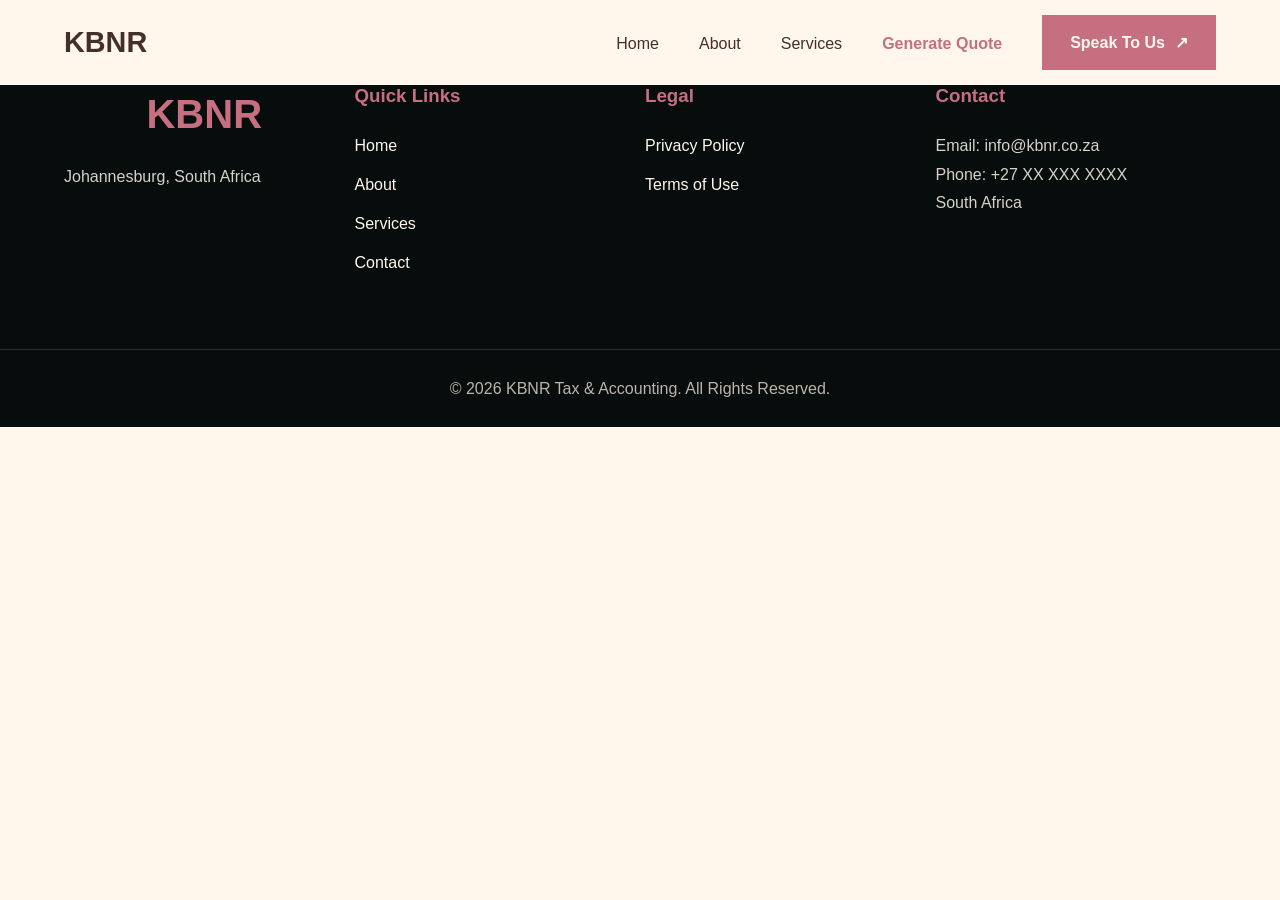
<file: KBNR Tax and Accounting/pages/generateQoute.html>
<!DOCTYPE html>
<html lang="en">
<head>
    <meta charset="UTF-8">
    <meta name="viewport" content="width=device-width, initial-scale=1.0">
    <title>KBNR Tax & Accounting</title>

    <link rel="stylesheet" href="/global.css">
</head>


    <!-- Header -->
    <header>
        <div class="container">
            <div class="logo">KBNR</div>

            <nav>
                <ul>
                    <li><a href="../index.html">Home</a></li>
                    <li><a href="../pages/about.html">About</a></li>
                    <li><a href="../pages/services.html">Services</a></li>
                    <li><a href="../pages/generateQoute.html">Generate Quote</a></li>
                    <a href="../pages/contact.html" class="contact-btn">
  Speak To Us
    <span>↗</span>
</a>
                </ul>
            </nav>
        </div>
    </header>





     <footer>


    <div class="footer-container">

        <div class="footer-about">

            <h2>KBNR</h2>

            <p>
                Johannesburg, South Africa
            </p>

        </div>

        <div class="footer-links">

            <h3>Quick Links</h3>

            <ul>
                <li><a href="../index.html">Home</a></li>
                <li><a href="../pages/about.html">About</a></li>
                <li><a href="../pages/services.html">Services</a></li>
                <li><a href="../pages/contact.html">Contact</a></li>
            </ul>

        </div>

        <div class="footer-legal">

            <h3>Legal</h3>

            <ul>
                <li>
                    <a href="../pages/privacyPolicy.html">
                        Privacy Policy
                    </a>
                </li>

                <li>
                    <a href="../pages/terms of use.html">
                        Terms of Use
                    </a>
                </li>
            </ul>

        </div>

        <div class="footer-contact">

            <h3>Contact</h3>

            <p>Email: info@kbnr.co.za</p>
            <p>Phone: +27 XX XXX XXXX</p>
            <p>South Africa</p>

        </div>

    </div>

    <div class="footer-bottom">

        <p>
            © 2026 KBNR Tax & Accounting. All Rights Reserved.
        </p>

    </div>

</footer>


    <script src="/global.js"></script>

</body>
</html>
</file>
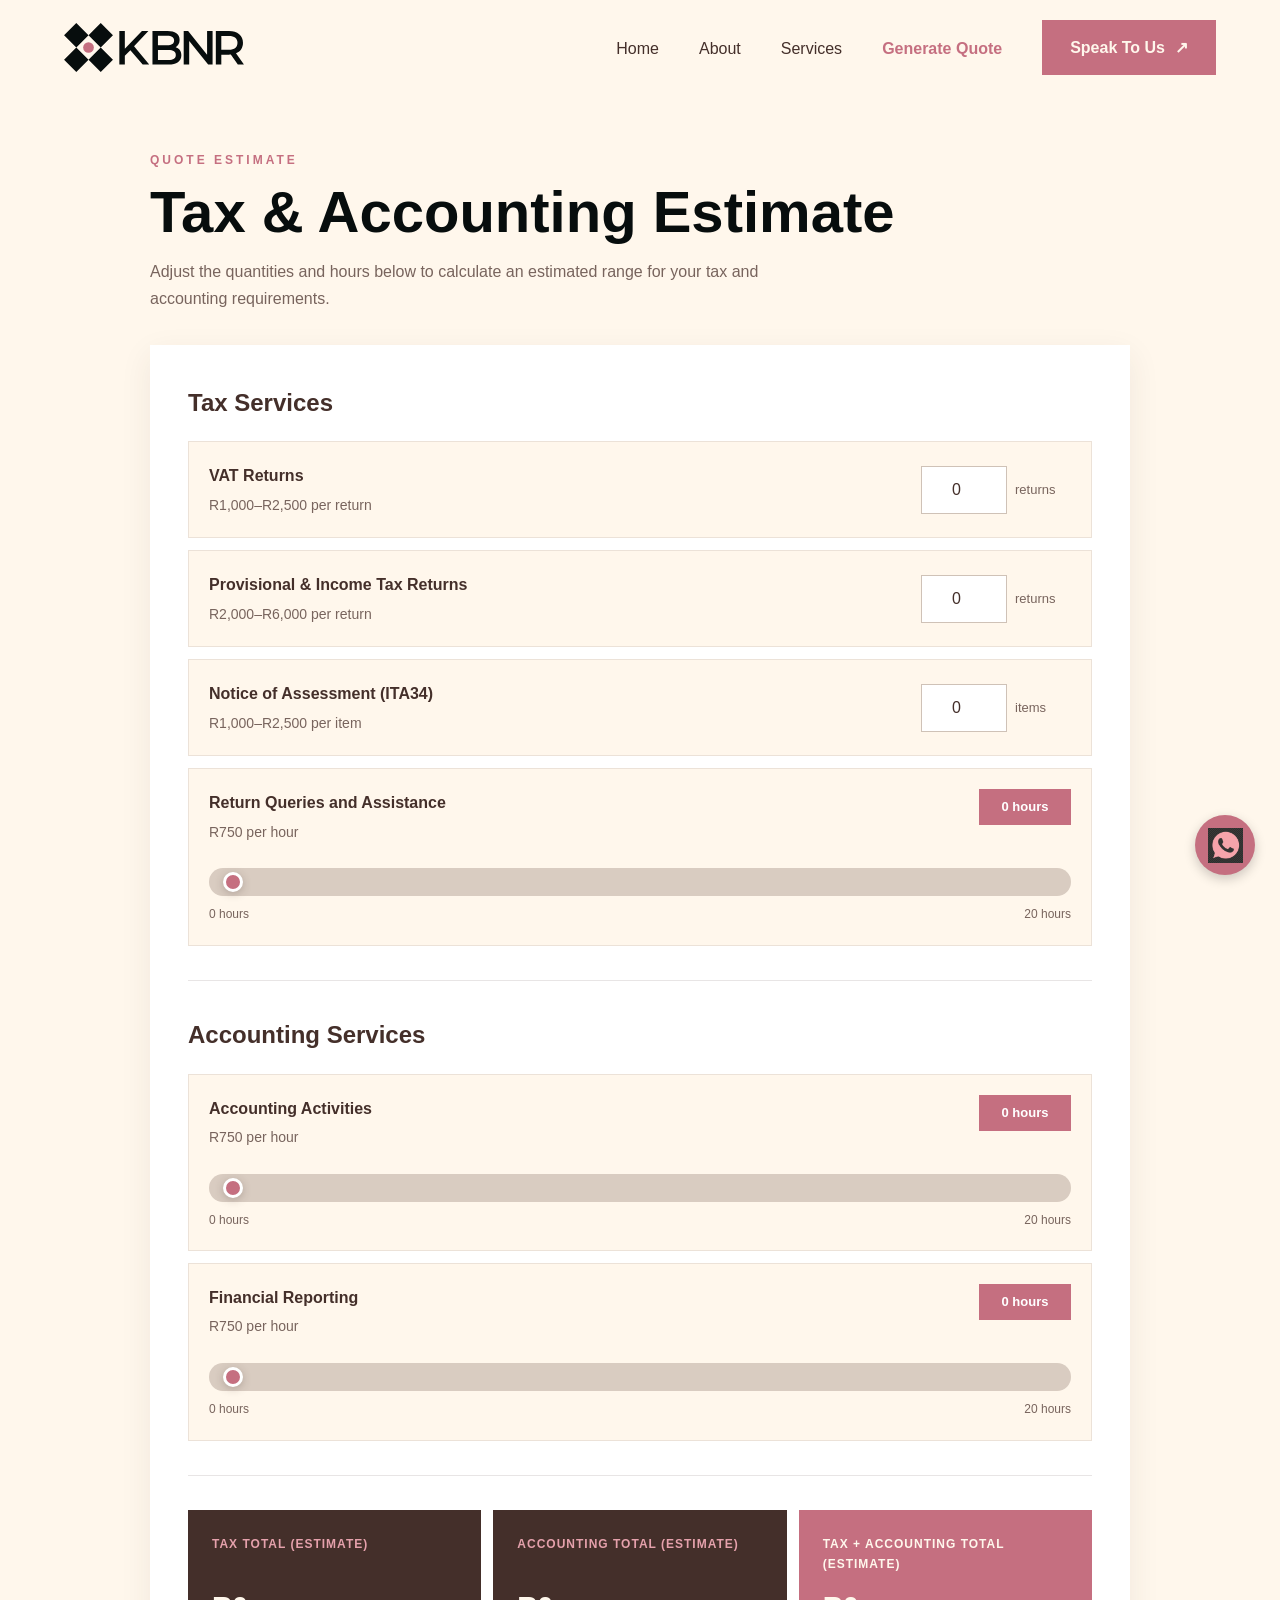
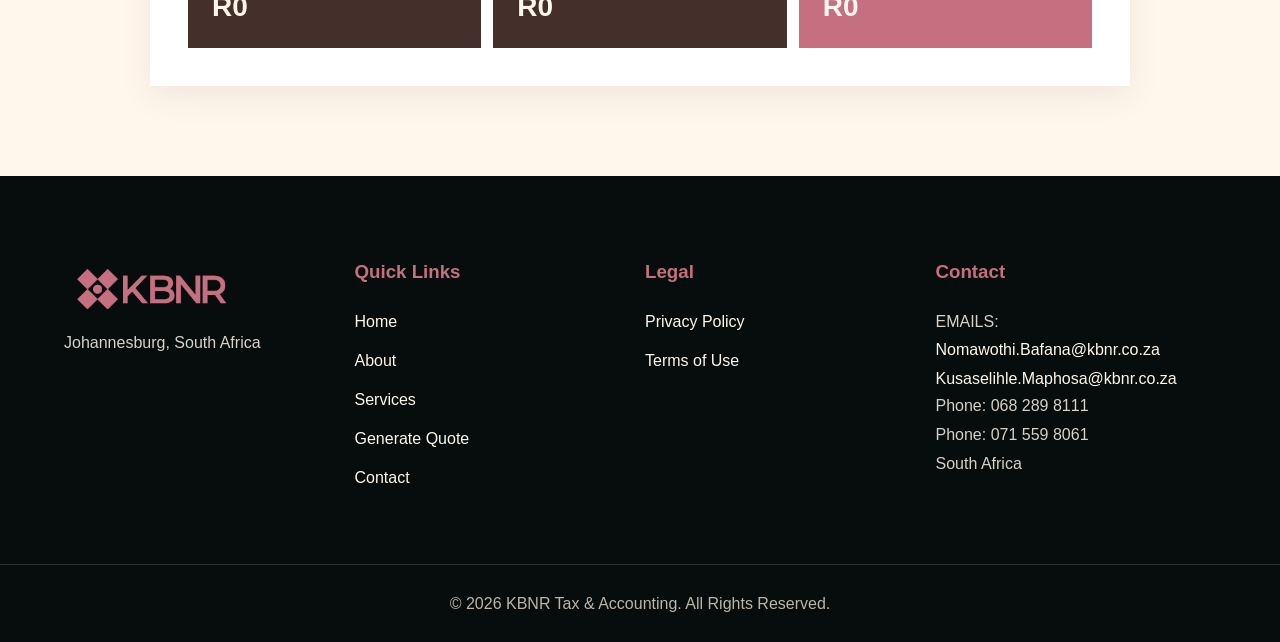
<file: KBNR Tax and Accounting/pages/generateQuote.html>
<!DOCTYPE html>
<html lang="en">
<head>
    <meta charset="UTF-8">
    <meta name="viewport" content="width=device-width, initial-scale=1.0">
    <title>Quote Estimate | KBNR Tax & Accounting</title>

    <link rel="stylesheet" href="/global.css">
    <script src="/global.js" defer></script>
</head>

<body>
<a
    href="https://wa.me/068 289 8111 "
    class="whatsapp-float"
    target="_blank"
    rel="noopener noreferrer"
    aria-label="Chat with us on WhatsApp"
>
    <img src="/assets/images/whatsapp2.jpg" alt="">
</a>
    <!-- Header -->
    <header>
        <div class="container">
             <a href="../index.html" class="site-logo">
    <img src="../../assets/images/KBNR Logo.svg"
         alt="KBNR Tax and Accounting">
</a>


            <button class="menu-toggle" type="button" aria-label="Open navigation menu" aria-controls="site-navigation" aria-expanded="false">
                <span></span>
                <span></span>
                <span></span>
            </button>
            <nav id="site-navigation">
                <ul>
                    <li><a href="../index.html">Home</a></li>
                    <li><a href="../pages/about.html">About</a></li>
                    <li><a href="../pages/services.html">Services</a></li>
                    <li><a href="../pages/generateQuote.html">Generate Quote</a></li>
                    <a href="../pages/contact.html" class="contact-btn">
  Speak To Us
    <span>↗</span>
</a>
                </ul>
            </nav>
        </div>
    </header>

    <main class="quote-estimator-page">
        <div class="container quote-estimator-container">
            <div class="quote-estimator-heading">
                <span class="quote-estimator-eyebrow">QUOTE ESTIMATE</span>
                <h1>Tax &amp; Accounting Estimate</h1>
                <p>Adjust the quantities and hours below to calculate an estimated range for your tax and accounting requirements.</p>
            </div>

            <form class="quote-estimator-card" id="quoteEstimator" aria-label="Quote estimate calculator">
                <fieldset class="quote-estimator-section">
                    <legend>Tax Services</legend>

                    <div class="quote-service-grid">
                        <div class="quote-service-row">
                            <div class="quote-service-info">
                                <label for="vatReturns">VAT Returns</label>
                                <p>R1,000–R2,500 per return</p>
                            </div>
                            <div class="quote-number-control">
                                <label for="vatReturns" class="quote-visually-hidden">VAT Returns quantity</label>
                                <input id="vatReturns" type="number" min="0" step="1" value="0" inputmode="numeric">
                                <span>returns</span>
                            </div>
                        </div>

                        <div class="quote-service-row">
                            <div class="quote-service-info">
                                <label for="incomeTaxReturns">Provisional &amp; Income Tax Returns</label>
                                <p>R2,000–R6,000 per return</p>
                            </div>
                            <div class="quote-number-control">
                                <label for="incomeTaxReturns" class="quote-visually-hidden">Provisional and income tax returns quantity</label>
                                <input id="incomeTaxReturns" type="number" min="0" step="1" value="0" inputmode="numeric">
                                <span>returns</span>
                            </div>
                        </div>

                        <div class="quote-service-row">
                            <div class="quote-service-info">
                                <label for="ita34Items">Notice of Assessment (ITA34)</label>
                                <p>R1,000–R2,500 per item</p>
                            </div>
                            <div class="quote-number-control">
                                <label for="ita34Items" class="quote-visually-hidden">ITA34 items quantity</label>
                                <input id="ita34Items" type="number" min="0" step="1" value="0" inputmode="numeric">
                                <span>items</span>
                            </div>
                        </div>

                        <div class="quote-slider-row">
                            <div class="quote-slider-heading">
                                <div>
                                    <label for="returnQueryHours">Return Queries and Assistance</label>
                                    <p>R750 per hour</p>
                                </div>
                                <output id="returnQueryHoursOutput" for="returnQueryHours">0 hours</output>
                            </div>
                            <input id="returnQueryHours" class="quote-range" type="range" min="0" max="20" step="1" value="0">
                            <div class="quote-range-limits"><span>0 hours</span><span>20 hours</span></div>
                        </div>
                    </div>
                </fieldset>

                <fieldset class="quote-estimator-section">
                    <legend>Accounting Services</legend>

                    <div class="quote-service-grid">
                        <div class="quote-slider-row">
                            <div class="quote-slider-heading">
                                <div>
                                    <label for="accountingHours">Accounting Activities</label>
                                    <p>R750 per hour</p>
                                </div>
                                <output id="accountingHoursOutput" for="accountingHours">0 hours</output>
                            </div>
                            <input id="accountingHours" class="quote-range" type="range" min="0" max="20" step="1" value="0">
                            <div class="quote-range-limits"><span>0 hours</span><span>20 hours</span></div>
                        </div>

                        <div class="quote-slider-row">
                            <div class="quote-slider-heading">
                                <div>
                                    <label for="financialReportingHours">Financial Reporting</label>
                                    <p>R750 per hour</p>
                                </div>
                                <output id="financialReportingHoursOutput" for="financialReportingHours">0 hours</output>
                            </div>
                            <input id="financialReportingHours" class="quote-range" type="range" min="0" max="20" step="1" value="0">
                            <div class="quote-range-limits"><span>0 hours</span><span>20 hours</span></div>
                        </div>
                    </div>
                </fieldset>

                <div class="quote-estimate-results" aria-live="polite">
                    <div class="quote-estimate-result">
                        <span>Tax Total (Estimate)</span>
                        <strong id="taxTotal">R0</strong>
                    </div>
                    <div class="quote-estimate-result">
                        <span>Accounting Total (Estimate)</span>
                        <strong id="accountingTotal">R0</strong>
                    </div>
                    <div class="quote-estimate-result quote-estimate-result-combined">
                        <span>Tax + Accounting Total (Estimate)</span>
                        <strong id="combinedTotal">R0</strong>
                    </div>
                </div>
            </form>
        </div>
    </main>

    <footer>


    <div class="footer-container">

        <div class="footer-about">

       <a href="../index.html" class="site-logo">
    <img src="../../assets/images/second logo.png"
         alt="KBNR Tax and Accounting">
</a>


            <p>
                Johannesburg, South Africa
            </p>

        </div>

        <div class="footer-links">

            <h3>Quick Links</h3>

            <ul>
                <li><a href="../index.html">Home</a></li>
                <li><a href="../pages/about.html">About</a></li>
                <li><a href="../pages/services.html">Services</a></li>
                <li><a href="../pages/generateQuote.html">Generate Quote</a></li>
                <li><a href="../pages/contact.html">Contact</a></li>
            </ul>

        </div>

        <div class="footer-legal">

            <h3>Legal</h3>

            <ul>
                <li>
                    <a href="../pages/privacyPolicy.html">
                        Privacy Policy
                    </a>
                </li>

                <li>
                    <a href="../pages/terms of use.html">
                        Terms of Use
                    </a>
                </li>
            </ul>

        </div>

        <div class="footer-contact">

            <h3>Contact</h3>

             <p>EMAILS: <a href="mailto:Nomawothi.Bafana@kbnr.co.za">Nomawothi.Bafana@kbnr.co.za</a></p>
             <a href="mailto:Kusaselihle.Maphosa@kbnr.co.za">Kusaselihle.Maphosa@kbnr.co.za</a>
            <p>Phone: 068 289 8111</p>
            <p>Phone: 071 559 8061</p>
            <p>South Africa</p>

        </div>

    </div>

    <div class="footer-bottom">

        <p>
            © 2026 KBNR Tax & Accounting. All Rights Reserved.
        </p>

    </div>

</footer>
</body>
</html>
</file>
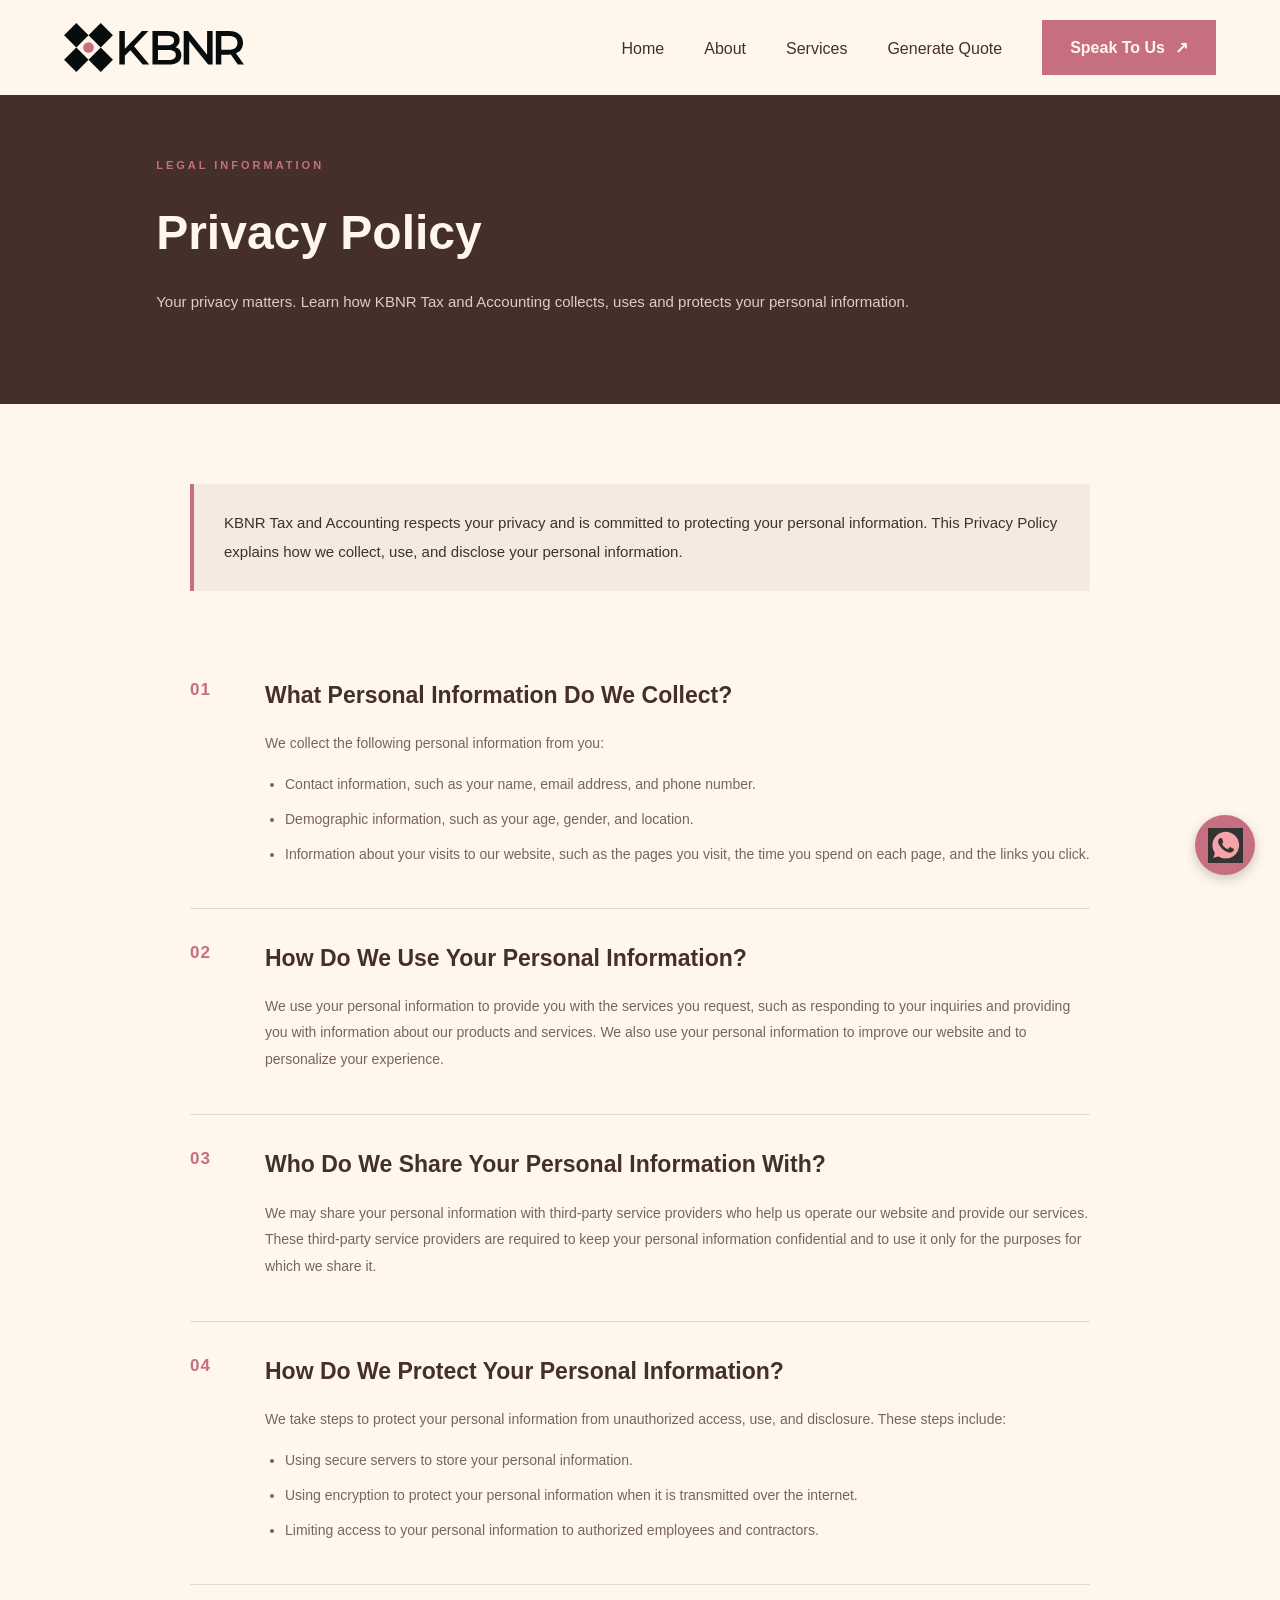
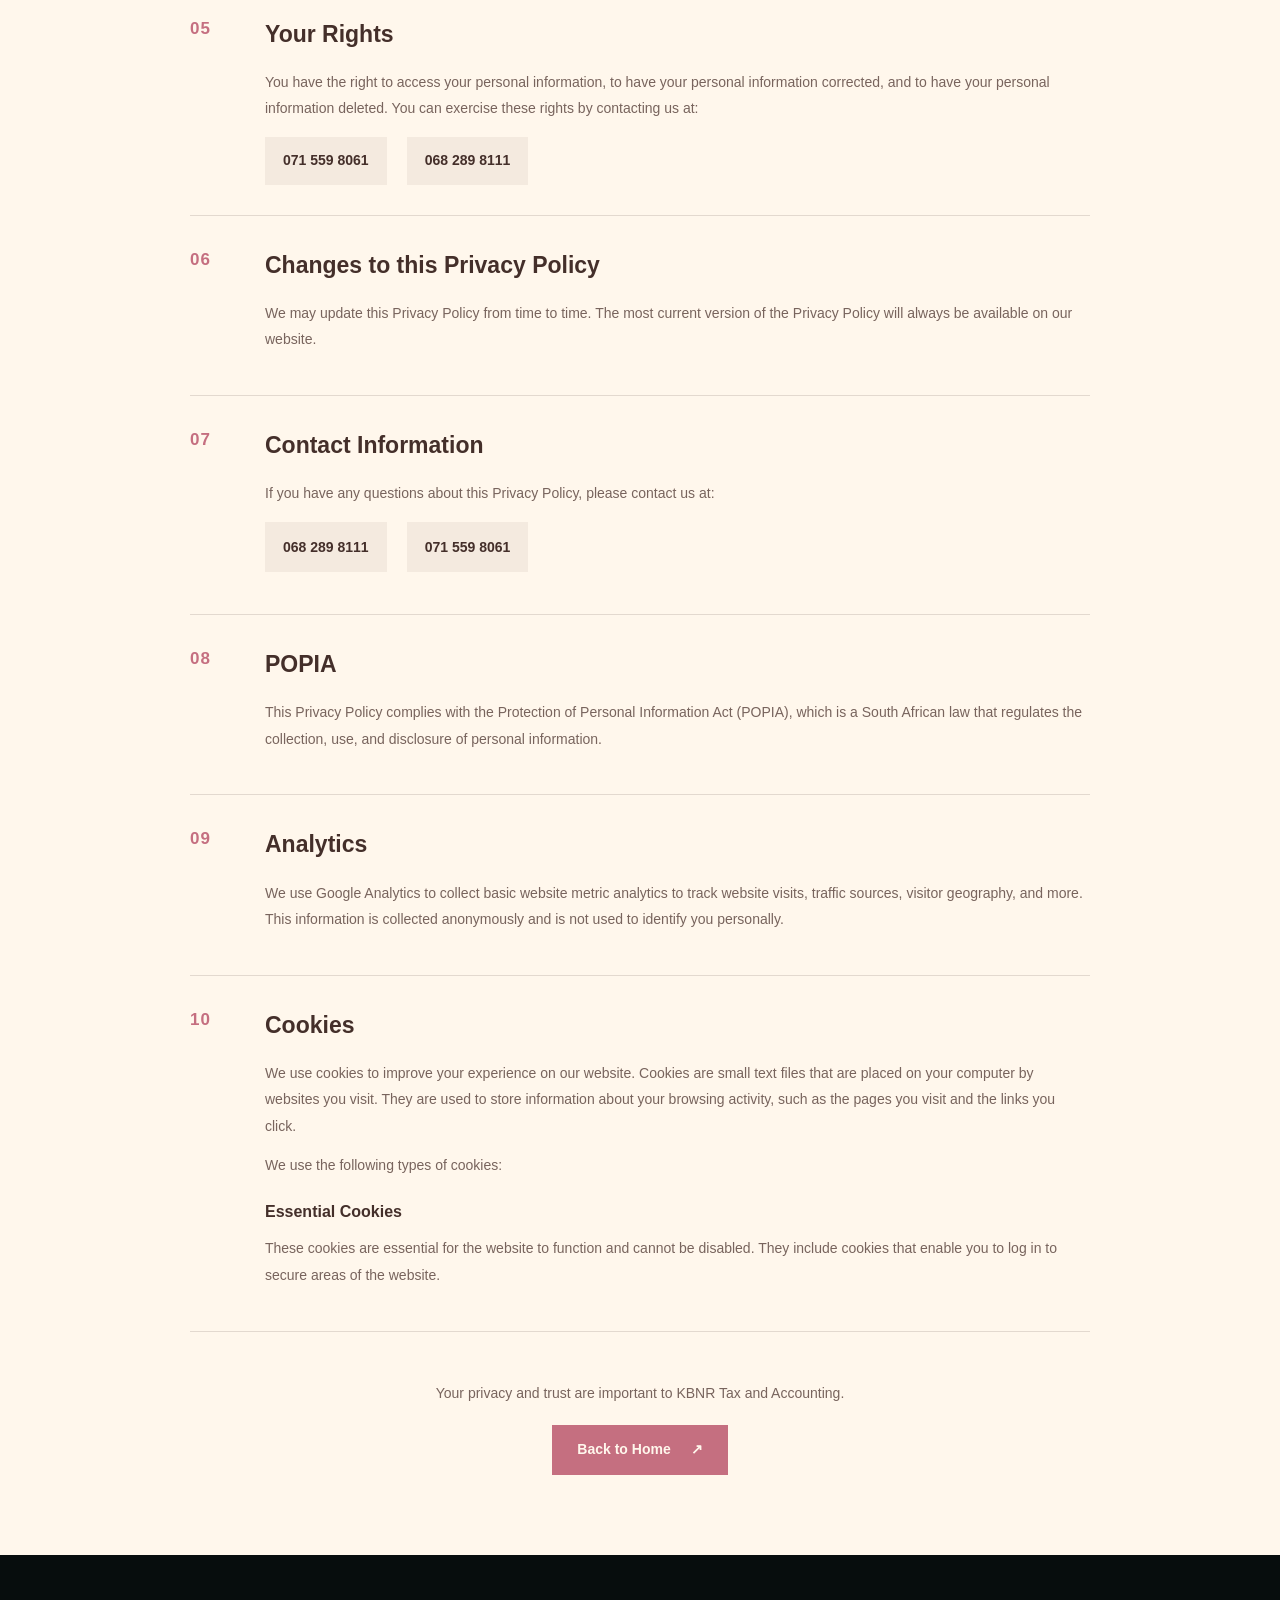
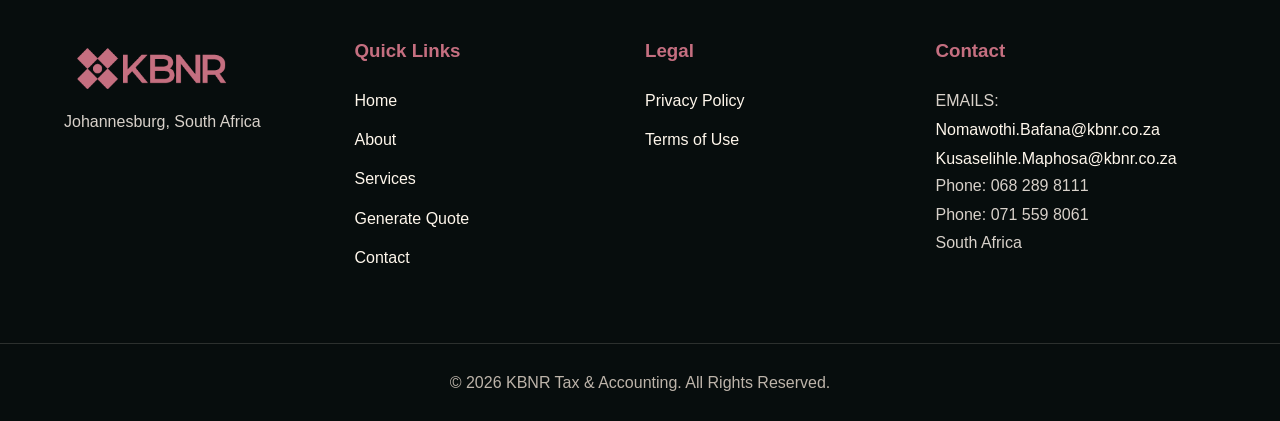
<file: KBNR Tax and Accounting/pages/privacyPolicy.html>
<!DOCTYPE html>
<html lang="en">
<head>
    <meta charset="UTF-8">
    <meta name="viewport" content="width=device-width, initial-scale=1.0">
    <title>KBNR Tax & Accounting</title>

    <link rel="stylesheet" href="/global.css">
</head>

<a
    href="https://wa.me/068 289 8111 "
    class="whatsapp-float"
    target="_blank"
    rel="noopener noreferrer"
    aria-label="Chat with us on WhatsApp"
>
    <img src="/assets/images/whatsapp2.jpg" alt="">
</a>
    <!-- Header -->
    <header>
        <div class="container">
            <a href="../index.html" class="site-logo">
    <img src="../../assets/images/KBNR Logo.svg"
         alt="KBNR Tax and Accounting">
</a>

            <button class="menu-toggle" type="button" aria-label="Open navigation menu" aria-controls="site-navigation" aria-expanded="false">
                <span></span>
                <span></span>
                <span></span>
            </button>
            <nav id="site-navigation">
                <ul>
                    <li><a href="../index.html">Home</a></li>
                    <li><a href="../pages/about.html">About</a></li>
                    <li><a href="../pages/services.html">Services</a></li>
                    <li><a href="../pages/generateQoute.html">Generate Quote</a></li>
                    <a href="../pages/contact.html" class="contact-btn">
  Speak To Us
    <span>↗</span>
</a>
                </ul>
            </nav>
        </div>
    </header>


<body>


    <!-- PAGE HERO -->
    <section class="terms-hero">
        <div class="container">
            <span class="terms-eyebrow">LEGAL INFORMATION</span>
            <h1>Privacy Policy</h1>
            <p>
                Your privacy matters. Learn how KBNR Tax and Accounting
                collects, uses and protects your personal information.
            </p>
        </div>
    </section>

    <!-- PRIVACY POLICY CONTENT -->
    <section class="terms-section">
        <div class="container">

            <div class="terms-intro">
                <p>
                    KBNR Tax and Accounting respects your privacy and is
                    committed to protecting your personal information.
                    This Privacy Policy explains how we collect, use,
                    and disclose your personal information.
                </p>
            </div>

            <div class="terms-content">

                <!-- 01 -->
                <article class="terms-item">
                    <span class="terms-number">01</span>
                    <div>
                        <h2>What Personal Information Do We Collect?</h2>
                        <p>We collect the following personal information from you:</p>

                        <ul>
                            <li>Contact information, such as your name, email address, and phone number.</li>
                            <li>Demographic information, such as your age, gender, and location.</li>
                            <li>Information about your visits to our website, such as the pages you visit, the time you spend on each page, and the links you click.</li>
                        </ul>
                    </div>
                </article>

                <!-- 02 -->
                <article class="terms-item">
                    <span class="terms-number">02</span>
                    <div>
                        <h2>How Do We Use Your Personal Information?</h2>
                        <p>
                            We use your personal information to provide you
                            with the services you request, such as responding
                            to your inquiries and providing you with
                            information about our products and services.
                            We also use your personal information to improve
                            our website and to personalize your experience.
                        </p>
                    </div>
                </article>

                <!-- 03 -->
                <article class="terms-item">
                    <span class="terms-number">03</span>
                    <div>
                        <h2>Who Do We Share Your Personal Information With?</h2>
                        <p>
                            We may share your personal information with
                            third-party service providers who help us operate
                            our website and provide our services. These
                            third-party service providers are required to
                            keep your personal information confidential
                            and to use it only for the purposes for which
                            we share it.
                        </p>
                    </div>
                </article>

                <!-- 04 -->
                <article class="terms-item">
                    <span class="terms-number">04</span>
                    <div>
                        <h2>How Do We Protect Your Personal Information?</h2>
                        <p>
                            We take steps to protect your personal
                            information from unauthorized access, use,
                            and disclosure. These steps include:
                        </p>

                        <ul>
                            <li>Using secure servers to store your personal information.</li>
                            <li>Using encryption to protect your personal information when it is transmitted over the internet.</li>
                            <li>Limiting access to your personal information to authorized employees and contractors.</li>
                        </ul>
                    </div>
                </article>

                <!-- 05 -->
                <article class="terms-item">
                    <span class="terms-number">05</span>
                    <div>
                        <h2>Your Rights</h2>
                        <p>
                            You have the right to access your personal
                            information, to have your personal information
                            corrected, and to have your personal information
                            deleted. You can exercise these rights by
                            contacting us at:
                        </p>

                        <div class="terms-contact">
                            <a href="tel:0715598061">071 559 8061</a>
                            <a href="tel:0682898111">068 289 8111</a>
                        </div>
                    </div>
                </article>

                <!-- 06 -->
                <article class="terms-item">
                    <span class="terms-number">06</span>
                    <div>
                        <h2>Changes to this Privacy Policy</h2>
                        <p>
                            We may update this Privacy Policy from time
                            to time. The most current version of the
                            Privacy Policy will always be available
                            on our website.
                        </p>
                    </div>
                </article>

                <!-- 07 -->
                <article class="terms-item">
                    <span class="terms-number">07</span>
                    <div>
                        <h2>Contact Information</h2>
                        <p>
                            If you have any questions about this Privacy
                            Policy, please contact us at:
                        </p>

                        <div class="terms-contact">

                            <p><a href="tel:0682898111">068 289 8111</a></p>
                            <p><a href="tel:0715598061">071 559 8061</a></p>
                        </div>
                    </div>
                </article>

                <!-- 08 -->
                <article class="terms-item">
                    <span class="terms-number">08</span>
                    <div>
                        <h2>POPIA</h2>
                        <p>
                            This Privacy Policy complies with the
                            Protection of Personal Information Act
                            (POPIA), which is a South African law that
                            regulates the collection, use, and disclosure
                            of personal information.
                        </p>
                    </div>
                </article>

                <!-- 09 -->
                <article class="terms-item">
                    <span class="terms-number">09</span>
                    <div>
                        <h2>Analytics</h2>
                        <p>
                            We use Google Analytics to collect basic
                            website metric analytics to track website
                            visits, traffic sources, visitor geography,
                            and more. This information is collected
                            anonymously and is not used to identify
                            you personally.
                        </p>
                    </div>
                </article>

                <!-- 10 -->
                <article class="terms-item">
                    <span class="terms-number">10</span>
                    <div>
                        <h2>Cookies</h2>
                        <p>
                            We use cookies to improve your experience
                            on our website. Cookies are small text
                            files that are placed on your computer by
                            websites you visit. They are used to store
                            information about your browsing activity,
                            such as the pages you visit and the links
                            you click.
                        </p>

                        <p>We use the following types of cookies:</p>

                        <h3 class="cookie-heading">Essential Cookies</h3>
                        <p>
                            These cookies are essential for the website
                            to function and cannot be disabled. They
                            include cookies that enable you to log in
                            to secure areas of the website.
                        </p>
                    </div>
                </article>

            </div>

            <!-- BOTTOM LINK -->
            <div class="terms-bottom">
                <p>
                    Your privacy and trust are important to KBNR
                    Tax and Accounting.
                </p>

                <a href="../index.html">
                    Back to Home <span>↗</span>
                </a>
            </div>

        </div>
    </section>

     <footer>


    <div class="footer-container">

        <div class="footer-about">

      <a href="../index.html" class="site-logo">
    <img src="../../assets/images/second logo.png"
         alt="KBNR Tax and Accounting">
</a>


            <p>
                Johannesburg, South Africa
            </p>

        </div>

        <div class="footer-links">

            <h3>Quick Links</h3>

            <ul>
                <li><a href="../index.html">Home</a></li>
                <li><a href="../pages/about.html">About</a></li>
                <li><a href="../pages/services.html">Services</a></li>
                <li><a href="../pages/generateQuote.html">Generate Quote</a></li>
                <li><a href="../pages/contact.html">Contact</a></li>
            </ul>

        </div>

        <div class="footer-legal">

            <h3>Legal</h3>

            <ul>
                <li>
                    <a href="../pages/privacyPolicy.html">
                        Privacy Policy
                    </a>
                </li>

                <li>
                    <a href="../pages/terms of use.html">
                        Terms of Use
                    </a>
                </li>
            </ul>

        </div>

        <div class="footer-contact">

            <h3>Contact</h3>

            <p>EMAILS: <a href="mailto:Nomawothi.Bafana@kbnr.co.za">Nomawothi.Bafana@kbnr.co.za</a></p>
             <a href="mailto:Kusaselihle.Maphosa@kbnr.co.za">Kusaselihle.Maphosa@kbnr.co.za</a>
             <p>Phone: 068 289 8111</p>
            <p>Phone: 071 559 8061</p>
            <p>South Africa</p>

        </div>

    </div>

    <div class="footer-bottom">

        <p>
            © 2026 KBNR Tax & Accounting. All Rights Reserved.
        </p>

    </div>

</footer>


    <script src="/global.js"></script>

</body>
</html>
</file>
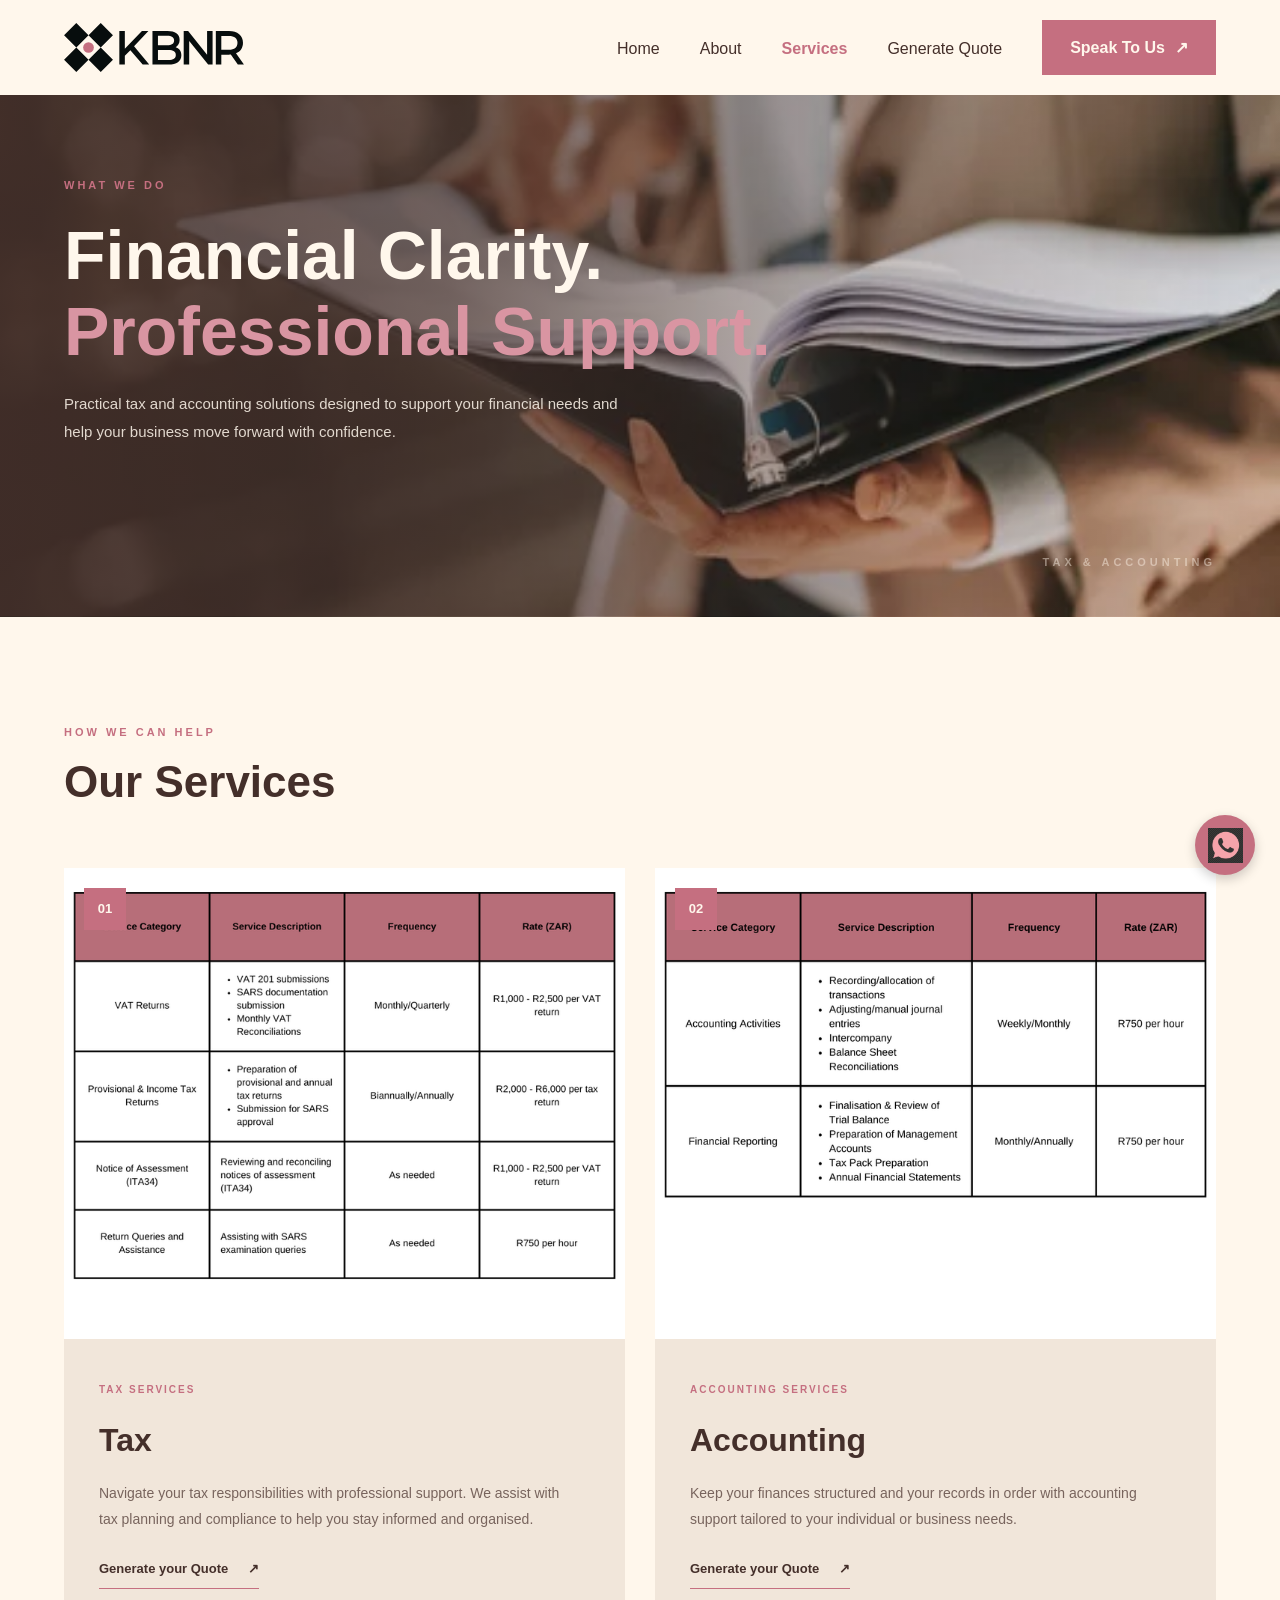
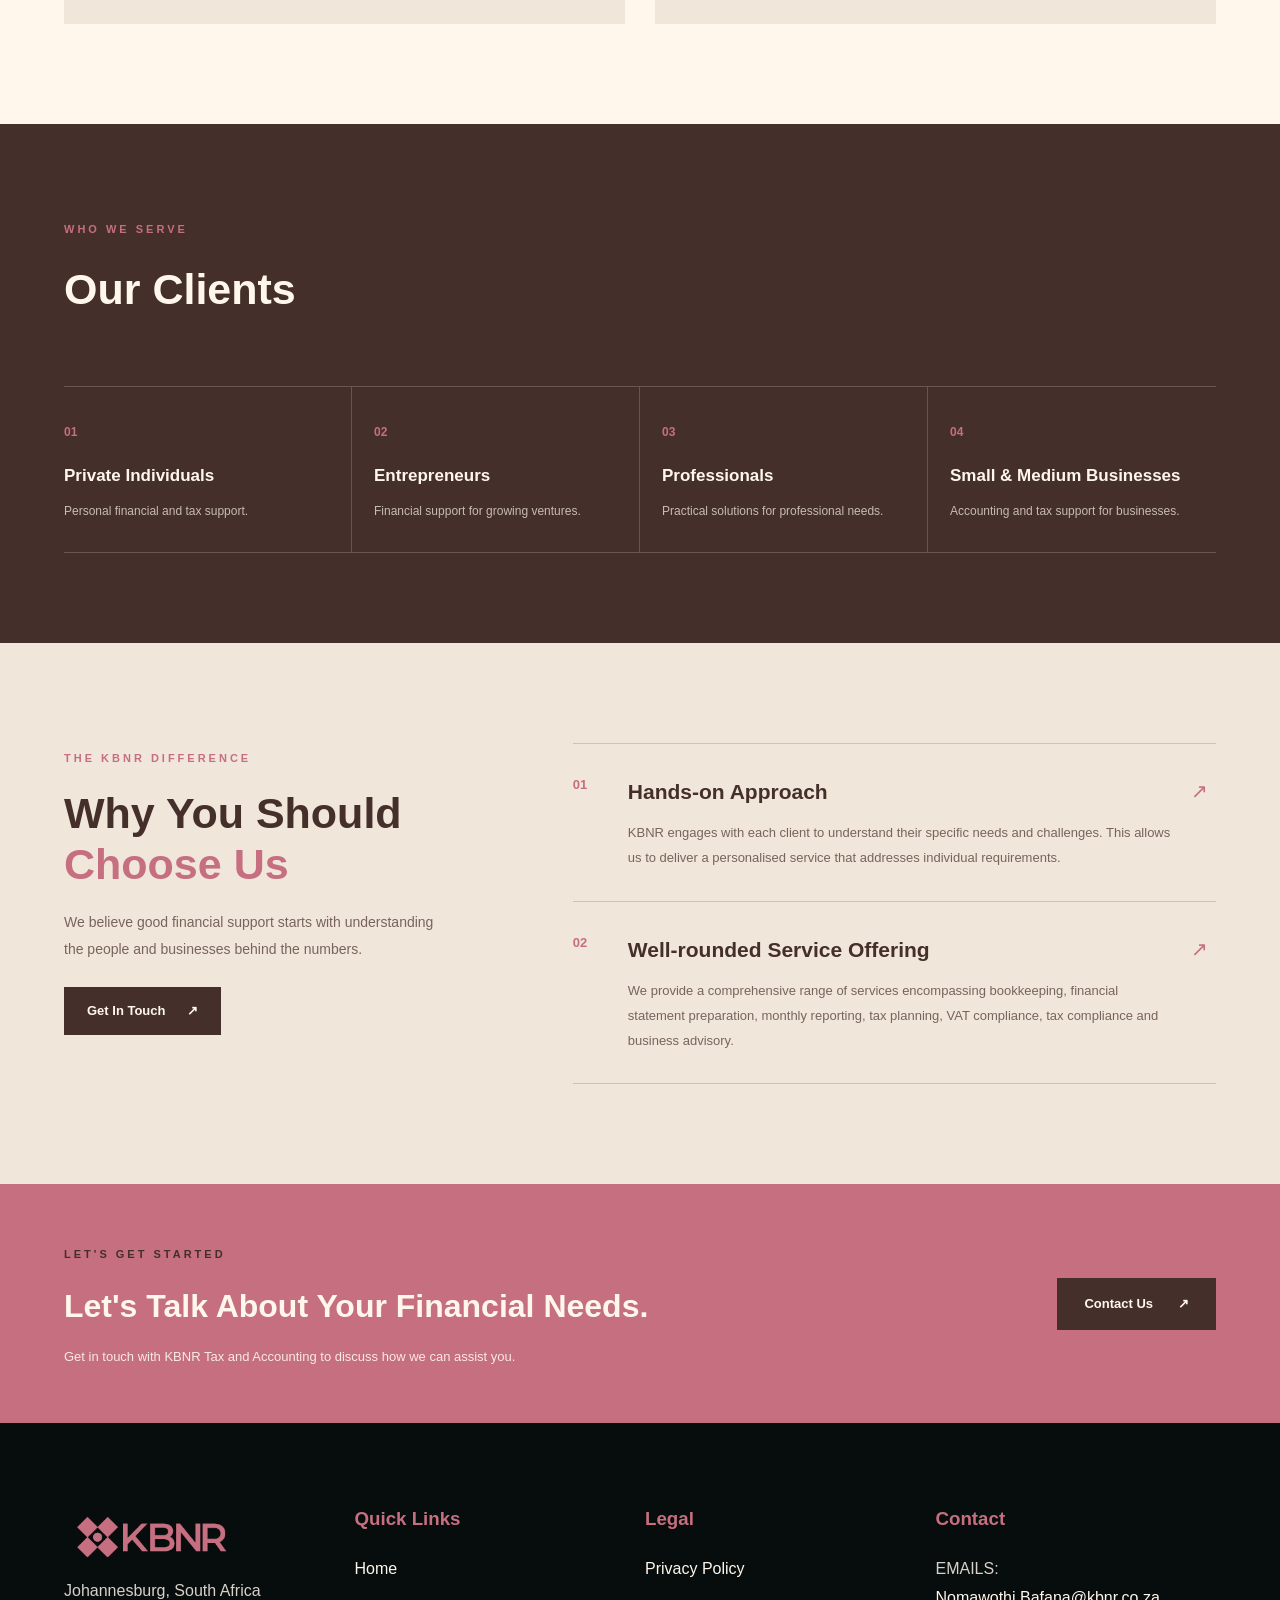
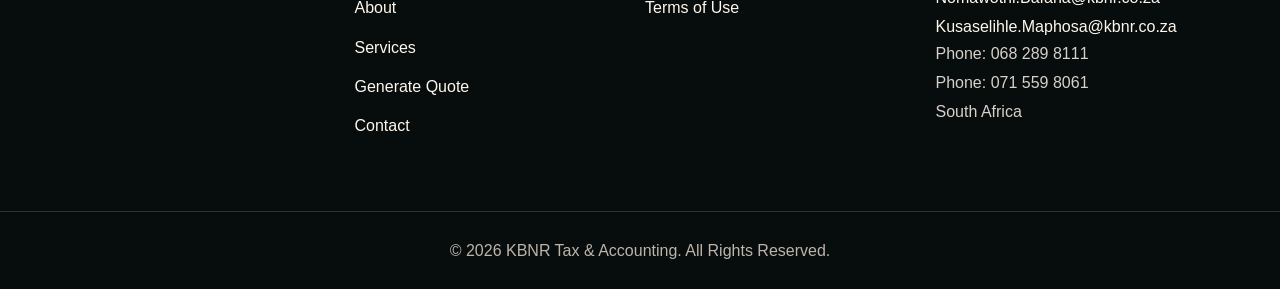
<file: KBNR Tax and Accounting/pages/services.html>
<!DOCTYPE html>
<html lang="en">
<head>
    <meta charset="UTF-8">
    <meta name="viewport" content="width=device-width, initial-scale=1.0">
    <title>KBNR Tax & Accounting</title>

    <link rel="stylesheet" href="/global.css">
</head>


    <!-- Header -->
    <header>
        <div class="container">
          <a href="../index.html" class="site-logo">
    <img src="../../assets/images/KBNR Logo.svg"
         alt="KBNR Tax and Accounting">
</a>

            <button class="menu-toggle" type="button" aria-label="Open navigation menu" aria-controls="site-navigation" aria-expanded="false">
                <span></span>
                <span></span>
                <span></span>
            </button>
            <nav id="site-navigation">
                <ul>
                    <li><a href="../index.html">Home</a></li>
                    <li><a href="../pages/about.html">About</a></li>
                    <li><a href="../pages/services.html">Services</a></li>
                    <li><a href="../pages/generateQuote.html">Generate Quote</a></li>
                    <a href="../pages/contact.html" class="contact-btn">
  Speak To Us
    <span>↗</span>
</a>
                </ul>
            </nav>
        </div>
    </header>

<!-- ===== SERVICES HERO ===== -->

    <section class="service-hero">
        <div class="container service-hero-content">

            <span class="service-eyebrow">WHAT WE DO</span>

            <h1>
                Financial Clarity.<br>
                <span>Professional Support.</span>
            </h1>

            <p>
                Practical tax and accounting solutions designed
                to support your financial needs and help your
                business move forward with confidence.
            </p>
        </div>

        <div class="service-hero-label">
            TAX & ACCOUNTING
        </div>
    </section>


    <!-- ===== OUR SERVICES ===== -->

    <section class="main-services-section">
        <div class="container">

            <div class="main-services-heading">
                <div>
                    <span class="service-eyebrow">HOW WE CAN HELP</span>
                    <h2>Our Services</h2>
                </div>

               
            </div>


            <div class="main-services-grid">

                <!-- TAX -->
                <article class="main-service-card">

                    <div class="main-service-image">
                        <img src="../../assets/images/tax.webp" alt="Tax Services">
                        <span class="service-image-number">01</span>
                    </div>

                    <div class="main-service-content">
                        <span class="service-card-label">TAX SERVICES</span>

                        <h3>Tax</h3>

                        <p>
                            Navigate your tax responsibilities with
                            professional support. We assist with tax
                            planning and compliance to help you stay
                            informed and organised.
                        </p>

                        <a href="../pages/generateQuote.html">
                            Generate your Quote 
                            <span>↗</span>
                        </a>
                    </div>

                </article>


                <!-- ACCOUNTING -->
                <article class="main-service-card">

                    <div class="main-service-image">
                        <img
                            src="../../assets/images/KBNR+Accounting+Services.webp"
                            alt="KBNR accounting services"
                        >
                        <span class="service-image-number">02</span>
                    </div>

                    <div class="main-service-content">
                        <span class="service-card-label">ACCOUNTING SERVICES</span>

                        <h3>Accounting</h3>

                        <p>
                            Keep your finances structured and your
                            records in order with accounting support
                            tailored to your individual or business needs.
                        </p>

                        <a href="../pages/generateQuote.html">
                            Generate your Quote 
                            <span>↗</span>
                        </a>
                    </div>

                </article>

            </div>

        </div>
    </section>


    <!-- ===== OUR CLIENTS ===== -->

    <section class="service-clients-section">

        <div class="container service-clients-content">

            <div class="clients-heading">
                <span class="service-eyebrow">WHO WE SERVE</span>
                <h2>Our Clients</h2>
            </div>

           

            <div class="clients-grid">

                <div class="client-item">
                    <span>01</span>
                    <h3>Private Individuals</h3>
                    <p>Personal financial and tax support.</p>
                </div>

                <div class="client-item">
                    <span>02</span>
                    <h3>Entrepreneurs</h3>
                    <p>Financial support for growing ventures.</p>
                </div>

                <div class="client-item">
                    <span>03</span>
                    <h3>Professionals</h3>
                    <p>Practical solutions for professional needs.</p>
                </div>

                <div class="client-item">
                    <span>04</span>
                    <h3>Small & Medium Businesses</h3>
                    <p>Accounting and tax support for businesses.</p>
                </div>

            </div>

        </div>

    </section>


    <!-- ===== WHY CHOOSE US ===== -->

    <section class="service-why-section">

        <div class="container service-why-content">

            <div class="service-why-heading">

                <span class="service-eyebrow">THE KBNR DIFFERENCE</span>

                <h2>
                    Why You Should
                    <span>Choose Us</span>
                </h2>

                <p>
                    We believe good financial support starts with
                    understanding the people and businesses behind
                    the numbers.
                </p>

                <a href="../pages/contact.html" class="service-why-btn">
                    Get In Touch <span>↗</span>
                </a>

            </div>


            <div class="service-why-list">

                <article class="why-service-item">
                    <span class="why-service-number">01</span>

                    <div>
                        <h3>Hands-on Approach</h3>

                        <p>
                            KBNR engages with each client to understand
                            their specific needs and challenges. This
                            allows us to deliver a personalised service
                            that addresses individual requirements.
                        </p>
                    </div>

                    <span class="why-service-arrow">↗</span>
                </article>


                <article class="why-service-item">
                    <span class="why-service-number">02</span>

                    <div>
                        <h3>Well-rounded Service Offering</h3>

                        <p>
                            We provide a comprehensive range of services
                            encompassing bookkeeping, financial statement
                            preparation, monthly reporting, tax planning,
                            VAT compliance, tax compliance and business
                            advisory.
                        </p>
                    </div>

                    <span class="why-service-arrow">↗</span>
                </article>

            </div>

        </div>

    </section>


    <!-- ===== FINAL CTA ===== -->

    <section class="service-final-cta">

        <div class="container service-final-content">

            <div>
                <span class="service-eyebrow">LET'S GET STARTED</span>

                <h2>Let's Talk About Your Financial Needs.</h2>

                <p>
                    Get in touch with KBNR Tax and Accounting
                    to discuss how we can assist you.
                </p>
            </div>

            <a href="../pages/contact.html" class="service-final-btn">
                Contact Us <span>↗</span>
            </a>

        </div>

    </section>
<!-- FLOATING WHATSAPP BUTTON -->
<a
    href="https://wa.me/068 289 8111 "
    class="whatsapp-float"
    target="_blank"
    rel="noopener noreferrer"
    aria-label="Chat with us on WhatsApp"
>
    <img src="/assets/images/whatsapp2.jpg" alt="">
</a>



     <footer>


    <div class="footer-container">

        <div class="footer-about">

           <a href="../index.html" class="site-logo">
    <img src="../../assets/images/second logo.png"
         alt="KBNR Tax and Accounting">
</a>


            <p>
                Johannesburg, South Africa
            </p>

        </div>

        <div class="footer-links">

            <h3>Quick Links</h3>

            <ul>
                <li><a href="../index.html">Home</a></li>
                <li><a href="../pages/about.html">About</a></li>
                <li><a href="../pages/services.html">Services</a></li>
                <li><a href="../pages/generateQuote.html">Generate Quote</a></li>
                <li><a href="../pages/contact.html">Contact</a></li>
            </ul>

        </div>

        <div class="footer-legal">

            <h3>Legal</h3>

            <ul>
                <li>
                    <a href="../pages/privacyPolicy.html">
                        Privacy Policy
                    </a>
                </li>

                <li>
                    <a href="../pages/terms of use.html">
                        Terms of Use
                    </a>
                </li>
            </ul>

        </div>

        <div class="footer-contact">

            <h3>Contact</h3>

            <p>EMAILS: <a href="mailto:Nomawothi.Bafana@kbnr.co.za">Nomawothi.Bafana@kbnr.co.za</a></p>
             <a href="mailto:Kusaselihle.Maphosa@kbnr.co.za">Kusaselihle.Maphosa@kbnr.co.za</a>
            <p>Phone: 068 289 8111</p>
            <p>Phone: 071 559 8061</p>
            <p>South Africa</p>

        </div>

    </div>

    <div class="footer-bottom">

        <p>
            © 2026 KBNR Tax & Accounting. All Rights Reserved.
        </p>

    </div>

</footer>


    <script src="/global.js"></script>

</body>
</html>
</file>
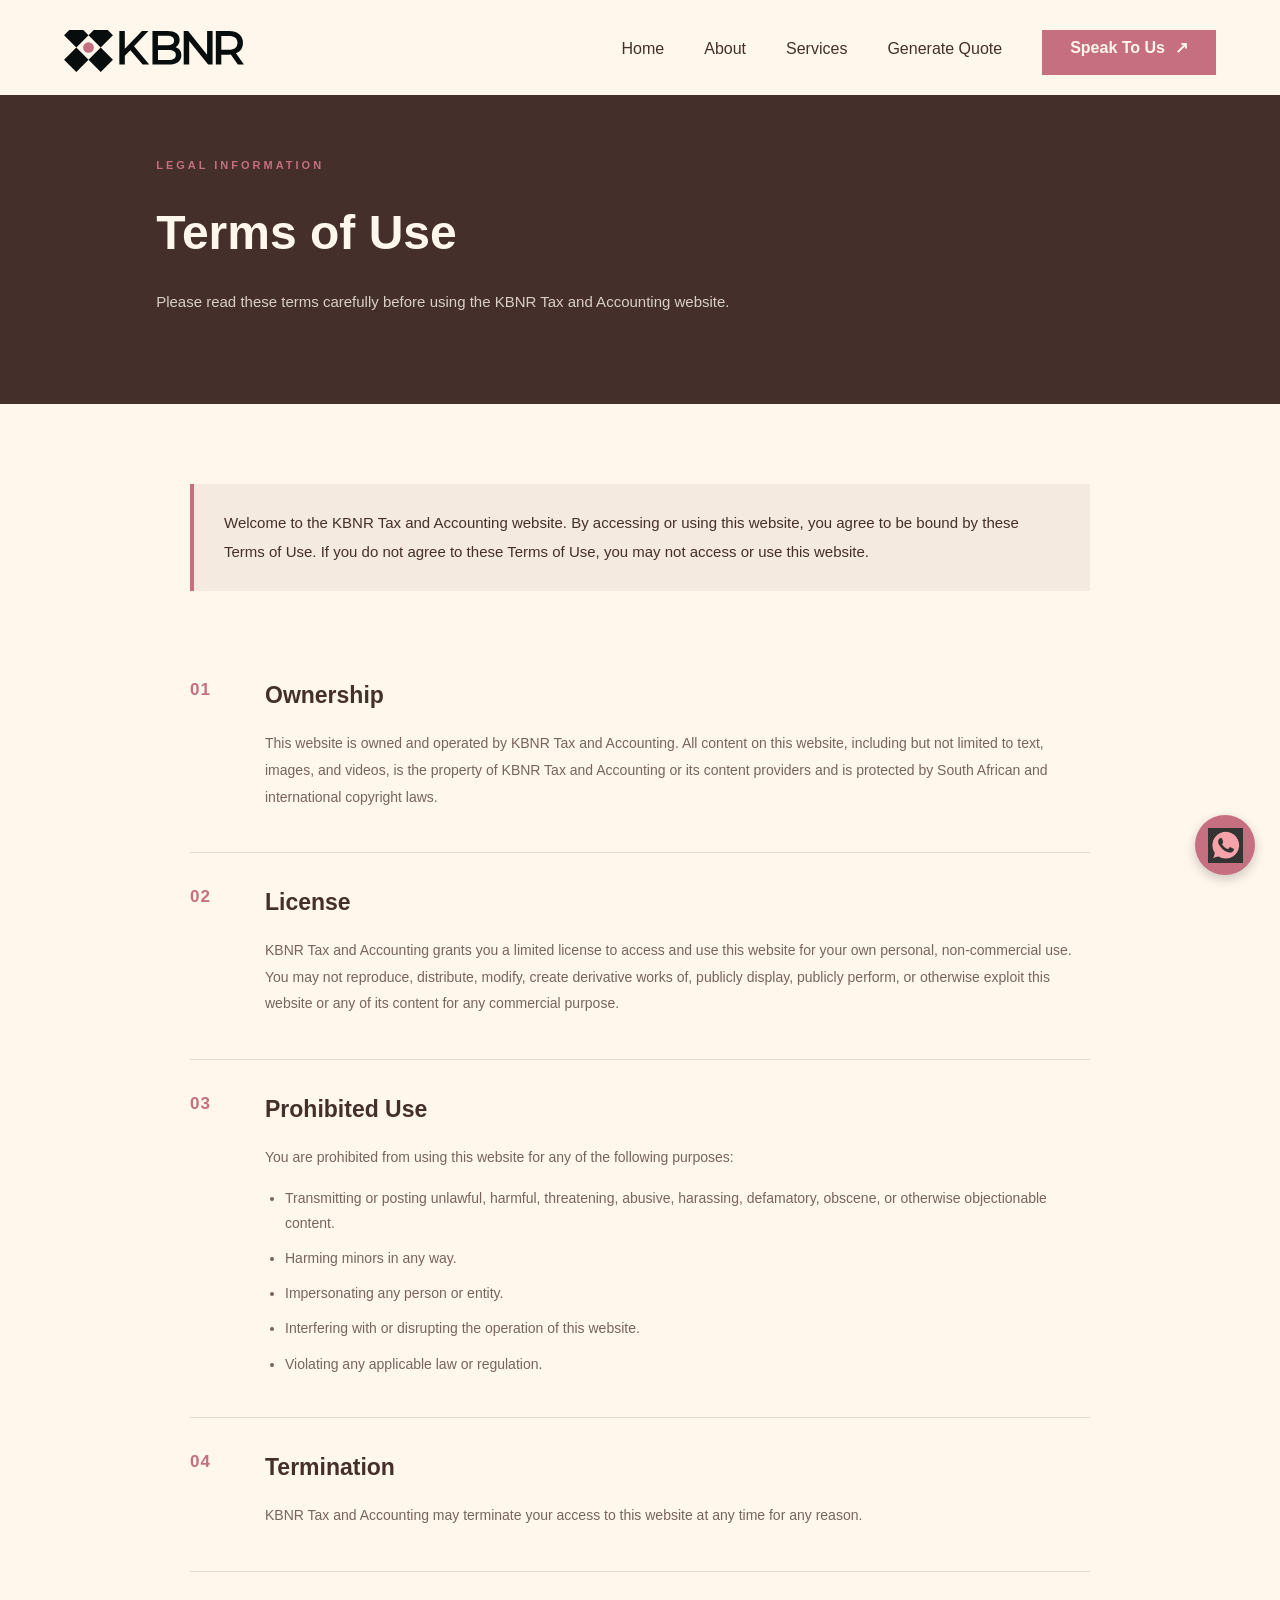
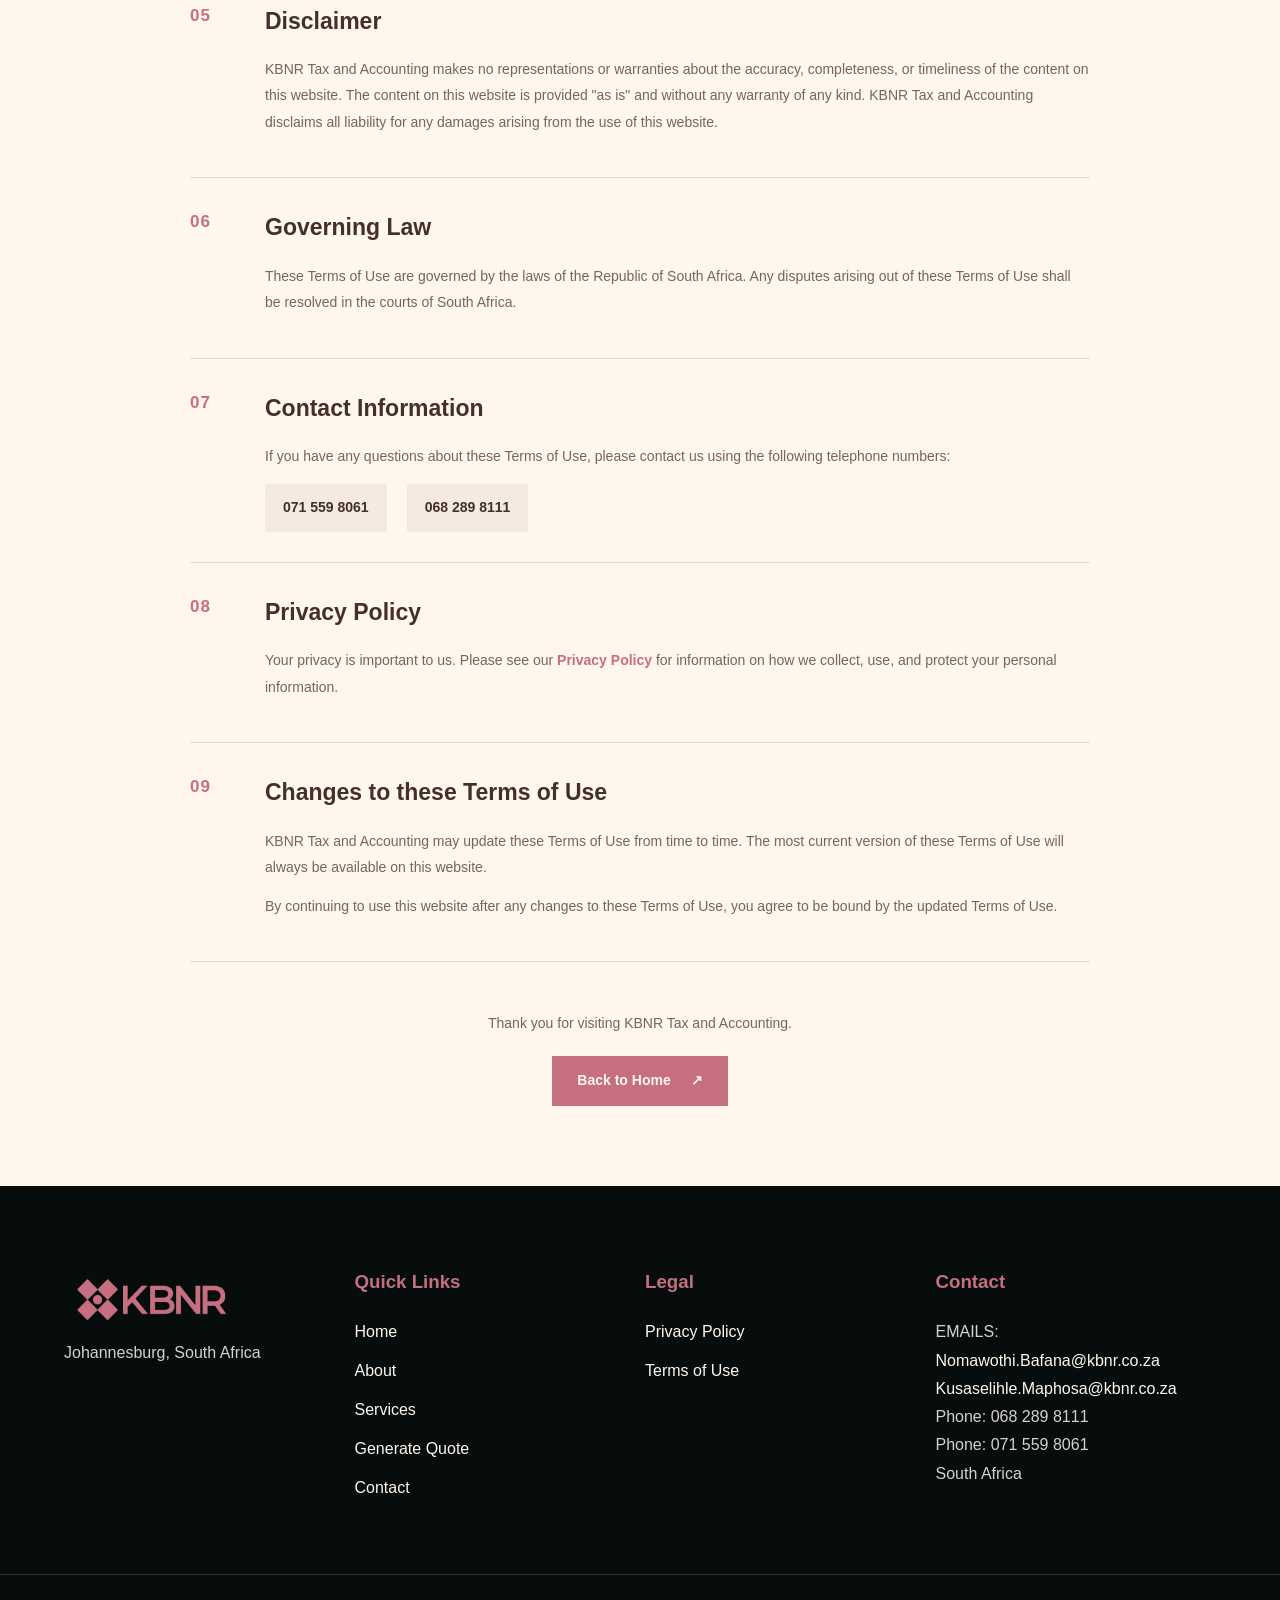
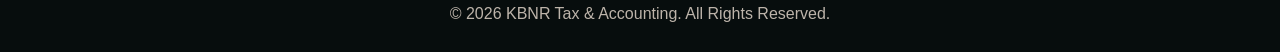
<file: KBNR Tax and Accounting/pages/terms of use.html>
<!DOCTYPE html>
<html lang="en">
<head>
    <meta charset="UTF-8">
    <meta name="viewport" content="width=device-width, initial-scale=1.0">
    <title>KBNR Tax & Accounting</title>

    <link rel="stylesheet" href="/global.css">
</head>

<a
    href="https://wa.me/068 289 8111 "
    class="whatsapp-float"
    target="_blank"
    rel="noopener noreferrer"
    aria-label="Chat with us on WhatsApp"
>
    <img src="/assets/images/whatsapp2.jpg" alt="">
</a>
    <!-- Header -->
    <header>
        <div class="container">
             <a href="../index.html" class="site-logo">
    <img src="../../assets/images/KBNR Logo.svg"
         alt="KBNR Tax and Accounting">
</a>

            <button class="menu-toggle" type="button" aria-label="Open navigation menu" aria-controls="site-navigation" aria-expanded="false">
                <span></span>
                <span></span>
                <span></span>
            </button>
            <nav id="site-navigation">
                <ul>
                    <li><a href="../index.html">Home</a></li>
                    <li><a href="../pages/about.html">About</a></li>
                    <li><a href="../pages/services.html">Services</a></li>
                    <li><a href="../pages/generateQuote.html">Generate Quote</a></li>
                    <a href="../pages/contact.html" class="contact-btn">
  Speak To Us
    <span>↗</span>
</a>
                </ul>
            </nav>
        </div>
    </header>



<body>

    <!-- HEADER -->
    <header>
        <!-- Copy your existing website navigation/header here -->
    </header>

    <!-- PAGE HERO -->
    <section class="terms-hero">
        <div class="container">
            <span class="terms-eyebrow">LEGAL INFORMATION</span>
            <h1>Terms of Use</h1>
            <p>
                Please read these terms carefully before using
                the KBNR Tax and Accounting website.
            </p>
        </div>
    </section>

    <!-- TERMS CONTENT -->
    <section class="terms-section">
        <div class="container">

            <div class="terms-intro">
                <p>
                    Welcome to the KBNR Tax and Accounting website.
                    By accessing or using this website, you agree to
                    be bound by these Terms of Use. If you do not agree
                    to these Terms of Use, you may not access or use
                    this website.
                </p>
            </div>

            <div class="terms-content">

                <article class="terms-item">
                    <span class="terms-number">01</span>
                    <div>
                        <h2>Ownership</h2>
                        <p>
                            This website is owned and operated by KBNR
                            Tax and Accounting. All content on this
                            website, including but not limited to text,
                            images, and videos, is the property of KBNR
                            Tax and Accounting or its content providers
                            and is protected by South African and
                            international copyright laws.
                        </p>
                    </div>
                </article>

                <article class="terms-item">
                    <span class="terms-number">02</span>
                    <div>
                        <h2>License</h2>
                        <p>
                            KBNR Tax and Accounting grants you a limited
                            license to access and use this website for
                            your own personal, non-commercial use. You
                            may not reproduce, distribute, modify,
                            create derivative works of, publicly
                            display, publicly perform, or otherwise
                            exploit this website or any of its content
                            for any commercial purpose.
                        </p>
                    </div>
                </article>

                <article class="terms-item">
                    <span class="terms-number">03</span>
                    <div>
                        <h2>Prohibited Use</h2>
                        <p>
                            You are prohibited from using this website
                            for any of the following purposes:
                        </p>
                        <ul>
                            <li>Transmitting or posting unlawful, harmful, threatening, abusive, harassing, defamatory, obscene, or otherwise objectionable content.</li>
                            <li>Harming minors in any way.</li>
                            <li>Impersonating any person or entity.</li>
                            <li>Interfering with or disrupting the operation of this website.</li>
                            <li>Violating any applicable law or regulation.</li>
                        </ul>
                    </div>
                </article>

                <article class="terms-item">
                    <span class="terms-number">04</span>
                    <div>
                        <h2>Termination</h2>
                        <p>
                            KBNR Tax and Accounting may terminate your
                            access to this website at any time for any
                            reason.
                        </p>
                    </div>
                </article>

                <article class="terms-item">
                    <span class="terms-number">05</span>
                    <div>
                        <h2>Disclaimer</h2>
                        <p>
                            KBNR Tax and Accounting makes no
                            representations or warranties about the
                            accuracy, completeness, or timeliness of
                            the content on this website. The content
                            on this website is provided "as is" and
                            without any warranty of any kind. KBNR Tax
                            and Accounting disclaims all liability for
                            any damages arising from the use of this
                            website.
                        </p>
                    </div>
                </article>

                <article class="terms-item">
                    <span class="terms-number">06</span>
                    <div>
                        <h2>Governing Law</h2>
                        <p>
                            These Terms of Use are governed by the laws
                            of the Republic of South Africa. Any
                            disputes arising out of these Terms of Use
                            shall be resolved in the courts of
                            South Africa.
                        </p>
                    </div>
                </article>

                <article class="terms-item">
                    <span class="terms-number">07</span>
                    <div>
                        <h2>Contact Information</h2>
                        <p>
                            If you have any questions about these Terms
                            of Use, please contact us using the
                            following telephone numbers:
                        </p>
                        <div class="terms-contact">
                            <a href="tel:0715598061">071 559 8061</a>
                            <a href="tel:0682898111">068 289 8111</a>
                        </div>
                    </div>
                </article>

                <article class="terms-item">
                    <span class="terms-number">08</span>
                    <div>
                        <h2>Privacy Policy</h2>
                        <p>
                            Your privacy is important to us. Please see
                            our <a href="../pages/privacyPolicy.html">Privacy Policy</a>
                            for information on how we collect, use,
                            and protect your personal information.
                        </p>
                    </div>
                </article>

                <article class="terms-item">
                    <span class="terms-number">09</span>
                    <div>
                        <h2>Changes to these Terms of Use</h2>
                        <p>
                            KBNR Tax and Accounting may update these
                            Terms of Use from time to time. The most
                            current version of these Terms of Use will
                            always be available on this website.
                        </p>
                        <p>
                            By continuing to use this website after
                            any changes to these Terms of Use, you
                            agree to be bound by the updated Terms
                            of Use.
                        </p>
                    </div>
                </article>

            </div>

            <div class="terms-bottom">
                <p>Thank you for visiting KBNR Tax and Accounting.</p>
                <a href="../index.html">Back to Home <span>↗</span></a>
            </div>

        </div>
    </section>


     <footer>


    <div class="footer-container">

        <div class="footer-about">

        <a href="../index.html" class="site-logo">
    <img src="../../assets/images/second logo.png"
         alt="KBNR Tax and Accounting">
</a>


            <p>
                Johannesburg, South Africa
            </p>

        </div>

        <div class="footer-links">

            <h3>Quick Links</h3>

            <ul>
                <li><a href="../index.html">Home</a></li>
                <li><a href="../pages/about.html">About</a></li>
                <li><a href="../pages/services.html">Services</a></li>
                <li><a href="../pages/generateQuote.html">Generate Quote</a></li>
                <li><a href="../pages/contact.html">Contact</a></li>
            </ul>

        </div>

        <div class="footer-legal">

            <h3>Legal</h3>

            <ul>
                <li>
                    <a href="../pages/privacyPolicy.html">
                        Privacy Policy
                    </a>
                </li>

                <li>
                    <a href="../pages/terms of use.html">
                        Terms of Use
                    </a>
                </li>
            </ul>

        </div>

        <div class="footer-contact">

            <h3>Contact</h3>

             <p>EMAILS: <a href="mailto:Nomawothi.Bafana@kbnr.co.za">Nomawothi.Bafana@kbnr.co.za</a></p>
             <a href="mailto:Kusaselihle.Maphosa@kbnr.co.za">Kusaselihle.Maphosa@kbnr.co.za</a>
             <p>Phone: 068 289 8111</p>
            <p>Phone: 071 559 8061</p>
            <p>South Africa</p>

        </div>

    </div>

    <div class="footer-bottom">

        <p>
            © 2026 KBNR Tax & Accounting. All Rights Reserved.
        </p>

    </div>

</footer>


    <script src="/global.js"></script>

</body>
</html>
</file>
<file: global.css>
/* ===== RESET ===== */

*{
    margin:0;
    padding:0;
    box-sizing:border-box;
}

html{
    scroll-behavior:smooth;
}

body{
    font-family:Arial, sans-serif;
    background:#FFF7EC;
    color:#442F2A;
    line-height:1.7;
      
}

/* ===== CONTAINER ===== */

.container{
    width:90%;
    max-width:1200px;
    margin:auto;
}

/* ===== HEADER ===== */

header{
    background:#FFF7EC;
    padding:15px 0;
    position:fixed;
    top:0;
    left:0;
    width:100%;
    z-index:1000;
}

header .container{
    display:flex;
    justify-content:space-between;
    align-items:center;
    position:relative;
}

.logo{
    color:#442F2A;
    font-size:1.8rem;
    font-weight:bold;
}

nav ul{
    list-style:none;
    display:flex;
    gap:40px;
    
}
nav ul li a{
    position: relative;
    top: 15px;}

nav a{
    color:#442F2A;
    text-decoration:none;
    transition:.3s;
    
}

nav{
    justify-self:center;
}

nav a:hover{
    color:#C56F80;
}

.menu-toggle{
    display:none;
}

@media (max-width: 850px){
    header{
        padding:10px 0;
    }

    .menu-toggle{
        width:44px;
        height:44px;
        display:flex;
        flex-direction:column;
        align-items:center;
        justify-content:center;
        gap:5px;
        border: none;
        background:transparent;
        color:#442F2A;
        cursor:pointer;
    }

    .menu-toggle span{
        display:block;
        width:21px;
        height:2px;
        background:currentColor;
        transition:transform .2s ease, opacity .2s ease;
    }

    header.menu-open .menu-toggle span:first-child{
        transform:translateY(7px) rotate(45deg);
    }

    header.menu-open .menu-toggle span:nth-child(2){
        opacity:0;
    }

    header.menu-open .menu-toggle span:last-child{
        transform:translateY(-7px) rotate(-45deg);
    }

    header nav{
        display:none;
        position:absolute;
        top:100%;
        left:0;
        right:0;
        padding:14px 18px 18px;
        background:#FFF7EC;
        box-shadow:0 10px 20px rgba(68,47,42,.12);
    }

    header.menu-open nav{
        display:block;
    }

    header nav ul{
        display:flex;
        flex-direction:column;
        gap:0;
    }

    header nav ul li a{
        display:block;
        position:static;
        padding:10px 0;
    }

    header nav > .contact-btn{
        display:flex;
        justify-content:center;
        margin-top:10px;
    }
}

/* ===== HOME HERO ===== */


/* ===== HOME HERO ===== */

.hero {
    min-height: 650px;
    width: 100%;
    display: flex;
    align-items: center;
    justify-content: flex-start;
    position: relative;
    padding: 100px 8%;
    box-sizing: border-box;

    background:
        linear-gradient(
            90deg,
            rgba(68, 47, 42, 0.90) 0%,
            rgba(68, 47, 42, 0.75) 35%,
            rgba(68, 47, 42, 0.35) 65%,
            rgba(68, 47, 42, 0.02) 100%
        ),
        url("../assets/images/Designer (1) copy.png");

    background-size: cover;
    background-position: center;
    background-repeat: no-repeat;
}

.hero-content {
    width: 100%;
    max-width: 750px;
    position: relative;
    z-index: 1;
    display: flex;
    flex-direction: column;
    align-items: flex-start;
    text-align: left;
}

.hero-badge {
    display: inline-block;
    color: #FFF7EC;
    background: rgba(197, 111, 128, 0.25);
    border: 1px solid #C56F80;
    padding: 9px 18px;
    border-radius: 30px;
    font-size: 13px;
    font-weight: 600;
    letter-spacing: 0.5px;
    margin-bottom: 25px;
}

.hero-content h1 {
    color: #FFF7EC;
    font-size: clamp(42px, 5vw, 68px);
    line-height: 1.12;
    font-weight: 700;
    margin: 0 0 22px;
    max-width: 700px;
    text-align: left;
}

.hero-content p {
    color: #F1E6DA;
    font-size: 18px;
    line-height: 1.8;
    max-width: 580px;
    margin: 0 0 35px;
    text-align: left;
}

.hero-buttons {
    display: flex;
    align-items: center;
    justify-content: flex-start;
    gap: 16px;
    flex-wrap: wrap;
}

.hero-buttons .btn-primary,
.hero-buttons .btn-secondary {
    display: inline-block;
    padding: 14px 28px;
    border-radius: 5px;
    text-decoration: none;
    font-size: 15px;
    font-weight: 600;
    transition: 0.3s ease;
}

.hero-buttons .btn-primary {
    background: #C56F80;
    color: #FFFFFF;
    border: 1px solid #C56F80;
}

.hero-buttons .btn-primary:hover {
    background: #A95769;
    border-color: #A95769;
}

.hero-buttons .btn-secondary {
    background: transparent;
    color: #FFF7EC;
    border: 1px solid #FFF7EC;
}

.hero-buttons .btn-secondary:hover {
    background: #FFF7EC;
    color: #442F2A;
}

/* ===== TABLET ===== */

@media (max-width: 768px) {
    .hero {
        min-height: 560px;
        padding: 90px 7%;
        background-position: center;
    }

    .hero-content h1 {
        font-size: 43px;
    }

    .hero-content p {
        font-size: 16px;
    }
}

/* ===== MOBILE ===== */

@media (max-width: 480px) {
    .hero {
        min-height: 520px;
        padding: 80px 7%;
    }

    .hero-content h1 {
        font-size: 36px;
    }

    .hero-buttons {
        align-items: stretch;
        flex-direction: column;
        width: 100%;
        max-width: 220px;
    }

    .hero-buttons a {
        text-align: center;
    }
}


/* ===== SECTIONS ===== */

section{
    padding:100px 0;
}

h2{
    text-align:center;
    color:#070D0D;
    margin-bottom:15px;
    font-size:2.5rem;
}
.contact-btn {
    display: inline-flex;
    align-items: center;
    gap: 10px;

    padding: 14px 28px;

    border: none;
    border-radius: 0;

    text-decoration: none;

    color: #FFF7EC;
    background: #C56F80;

    font-weight: 600;
    font-size: 1rem;

    transition: all .3s ease;
}

.contact-btn:hover {
    background: #442F2A;
    color: #FFF7EC;
}
.contact-btn span{
    font-size:1rem;
}



footer{
    background:#070D0D;
    color:#FFF7EC;
    padding:80px 0 0;
}

.footer-container{
    width:90%;
    max-width:1200px;
    margin:auto;

    display:grid;
    grid-template-columns:
        repeat(auto-fit,minmax(220px,1fr));

    gap:10px;
}

.footer-about h2{
    color:#C56F80;
    margin-bottom:15px;
}

.footer-container h3{
    margin-bottom:20px;
    color:#C56F80;
}

.footer-container ul{
    list-style:none;
}

.footer-container ul li{
    margin-bottom:12px;
}

.footer-container a{
    text-decoration:none;
    color:#FFF7EC;
    transition:0.3s;
}

.footer-container a:hover{
    color:#C56F80;
}

.footer-contact p,
.footer-about p{
    color:#d8d1ca;
    line-height:1.8;
}

.footer-bottom{
    margin-top:60px;
    padding:25px;
    text-align:center;

    border-top:1px solid rgba(255,247,236,.15);
}

.footer-bottom p{
    color:#bdb4aa;
}

/* =========================
   GENERATE QUOTE PAGE
   ========================= */

.quote-wrap{
    width:min(900px,90%);
    margin:120px auto 80px;
}

.intro{
    margin-bottom:30px;
}

.eyebrow{
    color:#C56F80;
    font-weight:700;
    letter-spacing:2px;
    text-transform:uppercase;
}

.intro h1{
    color:#070D0D;
    margin:10px 0;
}

.intro p{
    color:#442F2A;
}

.form-card{
    background:white;
    padding:35px;
    border-radius:0;
    box-shadow:0 10px 30px rgba(0,0,0,.08);
}

fieldset{
    border:none;
    margin-bottom:30px;
}

legend{
    color:#070D0D;
    font-size:1.3rem;
    font-weight:700;
    margin-bottom:20px;
}

.grid{
    display:grid;
    grid-template-columns:repeat(2,1fr);
    gap:20px;
}

.field.full{
    grid-column:1/-1;
}

label{
    display:block;
    margin-bottom:8px;
    color:#442F2A;
    font-weight:600;
}

input,
select,
textarea{
    width:100%;
    padding:14px;
    border:1px solid #ddd;
    border-radius:0;
    outline:none;
    font-size:1rem;
}

input:focus,
select:focus,
textarea:focus{
    border-color:#C56F80;
}

textarea{
    min-height:120px;
    resize:vertical;
}

.optional{
    color:#777;
    font-weight:400;
}

.notice{
    background:#FFF7EC;
    padding:15px;
    border-left:4px solid #C56F80;
    border-radius:0;
    margin:20px 0;
}

.actions{
    margin-top:20px;
}

.actions button{
    background:#C56F80;
    color:white;
    border:none;
    padding:14px 28px;
    border-radius:0;
    cursor:pointer;
    font-weight:700;
}

.actions button:hover{
    background:#442F2A;
}

.status{
    margin-top:15px;
    color:#442F2A;
}

.required-note{
    margin-top:15px;
    color:#777;
    font-size:.9rem;
}

@media(max-width:768px){

    .grid{
        grid-template-columns:1fr;
    }

    .field.full{
        grid-column:auto;
    }

}

/* ===== QUOTE ESTIMATE GENERATOR ===== */

.quote-estimator-page {
    padding: 150px 0 90px;
    background: #FFF7EC;
}

.quote-estimator-container {
    max-width: 980px;
}

.quote-estimator-heading {
    margin-bottom: 32px;
}

.quote-estimator-heading .quote-estimator-eyebrow {
    display: block;
    color: #C56F80;
    font-size: 12px;
    font-weight: 700;
    letter-spacing: 3px;
}

.quote-estimator-heading h1 {
    color: #070D0D;
    font-size: clamp(38px, 5vw, 58px);
    line-height: 1.1;
    margin: 10px 0 14px;
}

.quote-estimator-heading p {
    max-width: 680px;
    color: #78645D;
}

.quote-estimator-card {
    background: #FFFFFF;
    padding: 38px;
    box-shadow: 0 10px 30px rgba(68, 47, 42, 0.08);
}

.quote-estimator-section {
    margin: 0 0 34px;
    padding: 0 0 34px;
    border: none;
    border-bottom: 1px solid rgba(68, 47, 42, 0.12);
}

.quote-estimator-section legend {
    color: #442F2A;
    font-size: 24px;
    margin-bottom: 18px;
    padding: 0;
}

.quote-service-grid {
    display: grid;
    gap: 12px;
}

.quote-service-row,
.quote-slider-row {
    background: #FFF7EC;
    border: 1px solid rgba(68, 47, 42, 0.10);
    padding: 20px;
}

.quote-service-row {
    display: grid;
    grid-template-columns: minmax(0, 1fr) 150px;
    align-items: center;
    gap: 20px;
}

.quote-service-info label,
.quote-slider-heading label {
    color: #442F2A;
    font-size: 16px;
    font-weight: 700;
    margin: 0 0 4px;
}

.quote-service-info p,
.quote-slider-heading p {
    color: #78645D;
    font-size: 14px;
    margin: 0;
}

.quote-number-control {
    display: grid;
    grid-template-columns: 86px 1fr;
    align-items: center;
    gap: 8px;
}

.quote-estimator-card input[type="number"] {
    height: 48px;
    padding: 8px 10px;
    border: 1px solid #CFC2B7;
    border-radius: 0;
    background: #FFFFFF;
    color: #442F2A;
    text-align: center;
}

.quote-estimator-card input[type="number"]:focus {
    border-color: #C56F80;
    outline: 2px solid rgba(197, 111, 128, 0.16);
    outline-offset: 1px;
}

.quote-number-control span {
    color: #78645D;
    font-size: 13px;
}

.quote-slider-heading {
    display: flex;
    align-items: flex-start;
    justify-content: space-between;
    gap: 20px;
    margin-bottom: 16px;
}

.quote-slider-heading output {
    flex: 0 0 auto;
    min-width: 92px;
    padding: 7px 10px;
    background: #C56F80;
    color: #FFFFFF;
    font-size: 13px;
    font-weight: 700;
    text-align: center;
}

.quote-range {
    width: 100%;
    height: 6px;
    margin: 8px 0;
    appearance: none;
    background: #D9CCC1;
    border: none;
    border-radius: 999px;
    cursor: pointer;
}

.quote-range::-webkit-slider-thumb {
    width: 20px;
    height: 20px;
    appearance: none;
    background: #C56F80;
    border: 3px solid #FFFFFF;
    border-radius: 50%;
    box-shadow: 0 2px 8px rgba(68, 47, 42, 0.25);
}

.quote-range::-moz-range-thumb {
    width: 20px;
    height: 20px;
    background: #C56F80;
    border: 3px solid #FFFFFF;
    border-radius: 50%;
    box-shadow: 0 2px 8px rgba(68, 47, 42, 0.25);
}

.quote-range-limits {
    display: flex;
    justify-content: space-between;
    color: #78645D;
    font-size: 12px;
}

.quote-estimate-results {
    display: grid;
    grid-template-columns: repeat(3, 1fr);
    gap: 12px;
}

.quote-estimate-result {
    min-height: 138px;
    display: flex;
    flex-direction: column;
    justify-content: space-between;
    padding: 24px;
    background: #442F2A;
    color: #FFF7EC;
}

.quote-estimate-result span {
    color: #E5A1AC;
    font-size: 12px;
    font-weight: 700;
    letter-spacing: 1px;
    text-transform: uppercase;
}

.quote-estimate-result strong {
    font-size: clamp(20px, 2.2vw, 28px);
    line-height: 1.25;
}

.quote-estimate-result-combined {
    background: #C56F80;
}

.quote-estimate-result-combined span {
    color: #FFF7EC;
}

.quote-visually-hidden {
    position: absolute;
    width: 1px;
    height: 1px;
    padding: 0;
    margin: -1px;
    overflow: hidden;
    clip: rect(0, 0, 0, 0);
    white-space: nowrap;
    border: 0;
}

@media (max-width: 768px) {
    .quote-estimator-page {
        padding: 115px 0 60px;
    }

    .quote-estimator-card {
        padding: 24px 20px;
    }

    .quote-estimate-results {
        grid-template-columns: 1fr;
    }

    .quote-estimate-result {
        min-height: 110px;
    }
}

@media (max-width: 560px) {
    .quote-estimator-heading h1 {
        font-size: 36px;
    }

    .quote-service-row {
        grid-template-columns: 1fr;
    }

    .quote-number-control {
        max-width: 180px;
    }

    .quote-slider-heading {
        align-items: flex-start;
    }
}


/* ===== CONTINUOUS HORIZONTAL IMAGE SLIDER ===== */

.services-slider-section {
    width: 100%;
    padding: 25px 0;
    background: #FFF7EC;
    overflow: hidden;
}

.services-slider {
    width: 100%;
    overflow: hidden;
}

.slider-track {
    display: flex;
    align-items: center;
    width: max-content;
    gap: 20px;
    animation: slideImages 35s linear infinite;
}

/* IMAGE SIZE */

.slide {
    
    flex: 0 0 900px; /* Increase this for wider images */
    height: 200px;   /* Increase this for taller images */

    overflow: hidden;
    border-radius: 0;
}

/* SHOW FULL IMAGE WITHOUT CROPPING */

.slide img {
    width: 100%;
    height: 100%;
    object-fit: contain;
    display: block;
}

/* PAUSE ON HOVER */

.slider-track:hover {
    animation-play-state: paused;
}

/* INFINITE SLIDING ANIMATION */

@keyframes slideImages {
    from {
        transform: translateX(0);
    }

    to {
        transform: translateX(calc(-50% - 10px));
    }
}

/* ===== MOBILE RESPONSIVENESS ===== */

@media (max-width: 768px) {

    .services-slider-section {
        padding: 20px 0;
    }

    .slider-track {
        gap: 15px;
        animation-duration: 30s;
    }

    .slide {
        flex: 0 0 260px;
        height: 100px;
    }

}


/* ===== OUR SERVICES ===== */

.services-section {
    background: #FFF7EC;
    padding: 75px 0;
    color: #442F2A;
}

/* ===== HEADING ===== */



.services-heading span {
    color: #C56F80;
    font-size: 11px;
    font-weight: bold;
    letter-spacing: 3px;
       justify-self: start;
}

.services-heading h2 {
    font-size: clamp(38px, 5vw, 65px);
    margin: 10px 0;
     justify-self: start;
    
}

.services-heading p {
    color: #78645D;
    font-size: 14px;
    justify-self: start;
}

/* ===== SERVICE CARDS ===== */

.services-grid {
    display: grid;
    grid-template-columns: repeat(2, 1fr);
    gap: 25px;
}

.service-card {
    min-height: 330px;
    position: relative;
    display: flex;
    align-items: flex-end;
    padding: 30px;
    background-size: cover;
    background-position: center;
    overflow: hidden;
    transition: transform .3s ease;
}

.service-card:hover {
    transform: translateY(-5px);
}

/* ===== SERVICE BACKGROUND IMAGES ===== */

.accounting-image {
    background-image:
        linear-gradient(transparent, rgba(30, 20, 18, .85)),
        url("/assets/images/tax.png");
}

.tax-image {
    background-image:
        linear-gradient(transparent, rgba(30, 20, 18, .85)),
        url("/assets/images/accounting.png");
}

/* ===== CARD CONTENT ===== */

.service-card-content {
    color: #FFF7EC;
}

.service-card h3 {
    font-size: 28px;
    margin-bottom: 8px;
}

.service-card p {
    font-size: 14px;
    line-height: 1.6;
}

/* ===== SINGLE LEARN MORE BUTTON ===== */

.services-button {
    text-align: center;
    margin-top: 35px;
}

.services-button a {
    display: inline-flex;
    align-items: center;
    justify-content: center;
    gap: 25px;
    padding: 13px 28px;
    background: #C56F80;
    color: #FFF7EC;
    text-decoration: none;
    font-size: 14px;
    font-weight: bold;
    border: 1px solid #C56F80;
    transition: .3s ease;
}

.services-button a:hover {
    background: #442F2A;
    border-color: #442F2A;
    gap: 35px;
}

.services-button span {
    font-size: 18px;
}

/* ===== MOBILE RESPONSIVE ===== */

@media (max-width: 650px) {

    .services-section {
        padding: 55px 0;
    }

    .services-grid {
        grid-template-columns: 1fr;
        gap: 20px;
    }

    .service-card {
        min-height: 280px;
        padding: 25px;
    }

    .service-card h3 {
        font-size: 25px;
    }

    .services-button {
        margin-top: 28px;
    }
}

/* ===== WHY CHOOSE US ===== */

.why-choose-section {
    background: #442F2A;
    color: #FFF7EC;
    padding: 100px 0;
}

.why-choose-top {
    display: flex;
    justify-content: space-between;
    align-items: flex-end;
    gap: 50px;
    margin-bottom: 75px;
}

.why-eyebrow {
    color: #E5A1AC;
    font-size: 12px;
    font-weight: bold;
    letter-spacing: 3px;
}

.why-choose-heading h2 {
    font-size: clamp(38px, 5vw, 65px);
    line-height: 1.1;
    margin-top: 15px;
}

.why-choose-heading h2 span {
    color: #E5A1AC;
}

.why-intro {
    max-width: 440px;
    font-size: 16px;
    line-height: 1.9;
    color: rgba(255, 247, 236, 0.8);
}

.why-choose-content {
    display: grid;
    grid-template-columns: 0.9fr 1.1fr;
    gap: 80px;
    align-items: start;
}

.why-main-message {
    background: #FFF7EC;
    color: #442F2A;
    padding: 45px;
    min-height: 390px;
    display: flex;
    flex-direction: column;
    justify-content: center;
}

.why-number {
    color: #C56F80;
    font-size: 12px;
    font-weight: bold;
    letter-spacing: 2px;
    margin-bottom: 30px;
}

.why-main-message h3 {
    font-size: clamp(27px, 3vw, 38px);
    line-height: 1.3;
    margin-bottom: 20px;
}

.why-main-message p {
    color: #6F5A54;
    line-height: 1.8;
}

.why-reasons {
    display: grid;
    grid-template-columns: 1fr 1fr;
    gap: 0 35px;
}

.why-item {
    display: flex;
    gap: 18px;
    padding: 25px 0;
    border-bottom: 1px solid rgba(255, 247, 236, 0.2);
}

.why-item-number {
    color: #E5A1AC;
    font-size: 14px;
    font-weight: bold;
}

.why-item h4 {
    font-size: 19px;
    margin-bottom: 12px;
}

.why-item p {
    font-size: 14px;
    line-height: 1.8;
    color: rgba(255, 247, 236, 0.7);
}

.why-bottom {
    display: flex;
    justify-content: space-between;
    align-items: center;
    border-top: 1px solid rgba(255, 247, 236, 0.25);
    margin-top: 75px;
    padding-top: 25px;
    gap: 20px;
}

.why-bottom p {
    color: #E5A1AC;
    font-size: 12px;
    font-weight: bold;
    letter-spacing: 2px;
}

.why-bottom span {
    font-size: 15px;
}

/* ===== RESPONSIVE ===== */

@media (max-width: 900px) {
    .why-choose-top {
        flex-direction: column;
        align-items: flex-start;
        gap: 25px;
    }

    .why-choose-content {
        grid-template-columns: 1fr;
        gap: 40px;
    }
}

@media (max-width: 600px) {
    .why-choose-section {
        padding: 70px 0;
    }

    .why-main-message {
        padding: 30px;
        min-height: auto;
    }

    .why-reasons {
        grid-template-columns: 1fr;
    }

    .why-bottom {
        flex-direction: column;
        align-items: flex-start;
    }
}


/* ===== WHO WE WORK WITH ===== */

.who-we-work-section {
    background: 
        linear-gradient(
            rgba(255, 247, 236, 0.78),
            rgba(255, 247, 236, 0.78)
        ),
        url("assets/images/pexels-pavel-danilyuk-7654591.webp");

    background-size: cover;
    background-position: center;
    background-repeat: no-repeat;

    padding: 100px 0;
    color: #442F2A;
}

.who-heading {
    display: flex;
    justify-content: space-between;
    align-items: flex-end;
    gap: 40px;
    margin-bottom: 65px;
}

.who-eyebrow {
    color: #C56F80;
    font-size: 12px;
    font-weight: bold;
    letter-spacing: 3px;
}

.who-heading h2 {
    font-size: clamp(38px, 5vw, 65px);
    line-height: 1.1;
    margin-top: 15px;
}

.who-heading h2 span {
    color: #C56F80;
}

.who-heading > p {
    max-width: 420px;
    line-height: 1.9;
    color: #6F5A54;
}

/* ===== MAIN LAYOUT ===== */

.who-layout {
    display: grid;
    grid-template-columns: 0.85fr 1.15fr;
    gap: 55px;
    align-items: stretch;
}

/* ===== FEATURE PANEL ===== */

.who-feature {
    position: relative;
    min-height: 550px;
    background: #C56F80;
    color: #FFF7EC;
    padding: 45px;
    display: flex;
    align-items: center;
    overflow: hidden;
}

.who-feature-content {
    position: relative;
    z-index: 2;
}

.who-feature-label {
    font-size: 11px;
    letter-spacing: 2px;
    font-weight: bold;
}

.who-feature h3 {
    font-size: clamp(30px, 3.5vw, 43px);
    line-height: 1.25;
    margin: 25px 0;
}

.who-feature p {
    line-height: 1.9;
    max-width: 370px;
    color: rgba(255, 247, 236, 0.9);
}

/* ===== LET'S TALK BUTTON ===== */

.who-contact-link {
    display: inline-flex;
    align-items: center;
    justify-content: center;
    gap: 25px;
    margin-top: 35px;
    padding: 15px 30px;
    background: #FFF7EC;
    color: #442F2A;
    text-decoration: none;
    font-weight: bold;
    border: 2px solid #FFF7EC;
    border-radius: 0;
    transition: all 0.3s ease;
}

.who-contact-link:hover {
    background: #442F2A;
    color: #FFF7EC;
    border-color: #442F2A;
    gap: 35px;
}

.who-contact-link span {
    font-size: 20px;
}

.who-decoration {
    position: absolute;
    bottom: -30px;
    right: -15px;
    font-size: clamp(55px, 8vw, 105px);
    font-weight: bold;
    color: rgba(255, 247, 236, 0.10);
    letter-spacing: -5px;
    pointer-events: none;
}

/* ===== BUSINESS CATEGORIES ===== */

.who-categories {
    display: flex;
    flex-direction: column;
}

.who-category {
    display: grid;
    grid-template-columns: 35px 1fr 25px;
    align-items: start;
    gap: 20px;
    padding: 25px 0;
    border-bottom: 1px solid rgba(68, 47, 42, 0.2);
    transition: .3s;
}

.who-category:first-child {
    border-top: 1px solid rgba(68, 47, 42, 0.2);
}

.who-category-number {
    color: #C56F80;
    font-size: 13px;
    font-weight: bold;
    padding-top: 5px;
}

.who-category h3 {
    font-size: 21px;
    margin-bottom: 8px;
    transition: .3s;
}

.who-category p {
    color: #78645D;
    font-size: 14px;
    line-height: 1.8;
    max-width: 430px;
}

.who-arrow {
    color: #C56F80;
    font-size: 21px;
    transition: .3s;
}

.who-category:hover h3 {
    color: #C56F80;
}

.who-category:hover .who-arrow {
    transform: translate(4px, -4px);
}

/* ===== BOTTOM MESSAGE ===== */

.who-footer {
    display: flex;
    justify-content: space-between;
    align-items: center;
    gap: 20px;
    margin-top: 55px;
    padding-top: 25px;
    border-top: 1px solid rgba(68, 47, 42, 0.2);
}

.who-footer span {
    color: #C56F80;
    font-size: 11px;
    font-weight: bold;
    letter-spacing: 2px;
}

.who-footer p {
    font-size: 15px;
}

/* ===== RESPONSIVE ===== */

@media (max-width: 900px) {

    .who-heading {
        flex-direction: column;
        align-items: flex-start;
    }

    .who-layout {
        grid-template-columns: 1fr;
        gap: 35px;
    }

    .who-feature {
        min-height: 400px;
    }
}

@media (max-width: 600px) {

    .who-we-work-section {
        padding: 70px 0;
    }

    .who-feature {
        min-height: 380px;
        padding: 30px;
    }

    .who-category {
        grid-template-columns: 25px 1fr 20px;
        gap: 12px;
    }

    .who-category h3 {
        font-size: 18px;
    }

    .who-footer {
        flex-direction: column;
        align-items: flex-start;
    }
}

/* ===== FREQUENTLY ASKED QUESTIONS ===== */

.faq-section {
    position: relative;
    overflow: hidden;
    background: #FFF7EC;
    padding: 100px 0;
    color: #442F2A;
}

/* ===== HEADING ===== */

.faq-heading {
    display: flex;
    justify-content: space-between;
    align-items: flex-end;
    gap: 40px;
    margin-bottom: 60px;
}

.faq-eyebrow {
    color: #C56F80;
    font-size: 12px;
    font-weight: bold;
    letter-spacing: 3px;
}

.faq-heading h2 {
    font-size: clamp(38px, 5vw, 65px);
    line-height: 1.1;
    margin-top: 15px;
}

.faq-heading h2 span {
    color: #C56F80;
}

.faq-heading > p {
    max-width: 400px;
    color: #78645D;
    font-size: 15px;
    line-height: 1.9;
}

/* ===== MAIN LAYOUT ===== */

.faq-layout {
    display: grid;
    grid-template-columns: 0.8fr 1.2fr;
    gap: 60px;
    align-items: stretch;
}

/* ===== FEATURE PANEL ===== */

.faq-feature {
    position: relative;
    min-height: 520px;
    padding: 40px;
    background: #442F2A;
    color: #FFF7EC;
    display: flex;
    flex-direction: column;
    justify-content: space-between;
    overflow: hidden;
}

.faq-feature-number {
    color: #C56F80;
    font-size: 12px;
    font-weight: bold;
    letter-spacing: 2px;
}

.faq-feature-label {
    color: #E4A3AD;
    font-size: 10px;
    font-weight: bold;
    letter-spacing: 2px;
}

.faq-feature h3 {
    max-width: 400px;
    font-size: clamp(28px, 3vw, 40px);
    line-height: 1.3;
    margin: 20px 0;
}

.faq-feature p {
    max-width: 350px;
    color: rgba(255, 247, 236, 0.75);
    font-size: 14px;
    line-height: 1.9;
}

/* ===== CONTACT LINK ===== */

.faq-contact-link {
    display: inline-flex;
    align-items: center;
    gap: 25px;
    margin-top: 30px;
    padding: 14px 25px;
    background: #C56F80;
    color: #FFF7EC;
    text-decoration: none;
    font-weight: bold;
    border: 1px solid #C56F80;
    transition: .3s ease;
}

.faq-contact-link:hover {
    background: #FFF7EC;
    color: #442F2A;
    border-color: #FFF7EC;
    gap: 35px;
}

.faq-contact-link span {
    font-size: 20px;
}

.faq-decoration {
    position: absolute;
    right: -10px;
    bottom: -35px;
    color: rgba(255, 247, 236, 0.06);
    font-size: 130px;
    font-weight: bold;
    letter-spacing: -8px;
    pointer-events: none;
}

/* ===== FAQ ACCORDION ===== */

.faq-accordion {
    border-top: 1px solid rgba(68, 47, 42, 0.2);
}

.faq-item {
    border-bottom: 1px solid rgba(68, 47, 42, 0.2);
}

.faq-item summary {
    display: grid;
    grid-template-columns: 35px 1fr 30px;
    align-items: center;
    gap: 18px;
    padding: 27px 5px;
    cursor: pointer;
    list-style: none;
}

.faq-item summary::-webkit-details-marker {
    display: none;
}

.faq-question-number {
    color: #C56F80;
    font-size: 12px;
    font-weight: bold;
}

.faq-question {
    font-size: 18px;
    font-weight: bold;
    line-height: 1.5;
    transition: .3s ease;
}

.faq-item summary:hover .faq-question,
.faq-item[open] .faq-question {
    color: #C56F80;
}

/* PLUS / MINUS ICON */

.faq-toggle {
    width: 27px;
    height: 27px;
    border: 1px solid #C56F80;
    border-radius: 0;
    position: relative;
    transition: .3s ease;
}

.faq-toggle::before,
.faq-toggle::after {
    content: "";
    position: absolute;
    top: 50%;
    left: 50%;
    background: #C56F80;
    transform: translate(-50%, -50%);
}

.faq-toggle::before {
    width: 10px;
    height: 1.5px;
}

.faq-toggle::after {
    width: 1.5px;
    height: 10px;
    transition: .3s ease;
}

.faq-item[open] .faq-toggle {
    background: #C56F80;
}

.faq-item[open] .faq-toggle::before,
.faq-item[open] .faq-toggle::after {
    background: #FFF7EC;
}

.faq-item[open] .faq-toggle::after {
    transform: translate(-50%, -50%) rotate(90deg);
}

/* ANSWER */

.faq-answer {
    padding: 0 50px 25px 58px;
    animation: faqReveal .3s ease;
}

.faq-answer p {
    max-width: 520px;
    color: #78645D;
    font-size: 14px;
    line-height: 1.9;
}

@keyframes faqReveal {
    from {
        opacity: 0;
        transform: translateY(-5px);
    }

    to {
        opacity: 1;
        transform: translateY(0);
    }
}

/* ===== BOTTOM MESSAGE ===== */

.faq-footer {
    display: flex;
    justify-content: space-between;
    align-items: center;
    gap: 20px;
    margin-top: 55px;
    padding-top: 25px;
    border-top: 1px solid rgba(68, 47, 42, 0.2);
}

.faq-footer p {
    font-size: 16px;
    font-weight: bold;
}

.faq-footer a {
    color: #C56F80;
    font-size: 14px;
    font-weight: bold;
    text-decoration: none;
    transition: .3s;
}

.faq-footer a:hover {
    color: #442F2A;
}

.faq-footer a span {
    margin-left: 8px;
}

/* ===== RESPONSIVE ===== */

@media (max-width: 900px) {

    .faq-heading {
        flex-direction: column;
        align-items: flex-start;
    }

    .faq-layout {
        grid-template-columns: 1fr;
        gap: 40px;
    }

    .faq-feature {
        min-height: 400px;
    }
}

@media (max-width: 600px) {

    .faq-section {
        padding: 70px 0;
    }

    .faq-feature {
        min-height: 380px;
        padding: 30px;
    }

    .faq-item summary {
        grid-template-columns: 25px 1fr 27px;
        gap: 12px;
        padding: 22px 0;
    }

    .faq-question {
        font-size: 16px;
    }

    .faq-answer {
        padding: 0 35px 22px 37px;
    }

    .faq-footer {
        flex-direction: column;
        align-items: flex-start;
    }
}

/* ===== FINANCE CTA ===== */

.finance-cta {
    background: #442F2A;
    padding: 38px 0;
    color: #FFF7EC;
}

.finance-cta-content {
    display: flex;
    justify-content: space-between;
    align-items: center;
    gap: 30px;
}

.finance-cta-label {
    color: #E4A3AD;
    font-size: 10px;
    font-weight: bold;
    letter-spacing: 2px;
}

.finance-cta h2 {
    font-size: clamp(23px, 3vw, 32px);
    margin: 9px 0;
}

.finance-cta p {
    color: rgba(255, 247, 236, 0.75);
    font-size: 13px;
    line-height: 1.7;
}

/* BUTTON */

.finance-cta-button {
    display: inline-flex;
    align-items: center;
    justify-content: center;
    gap: 22px;
    padding: 14px 23px;
    background: #C56F80;
    color: #442F2A;
    text-decoration: none;
    font-size: 13px;
    font-weight: bold;
    white-space: nowrap;
    border: 1px solid #C56F80;
    transition: .3s ease;
}

.finance-cta-button:hover {
    background: #FFF7EC;
    color: #442F2A;
    border-color: #FFF7EC;
    gap: 30px;
}

.finance-cta-button span {
    font-size: 18px;
}

/* MOBILE */

@media (max-width: 650px) {

    .finance-cta {
        padding: 32px 0;
    }

    .finance-cta-content {
        flex-direction: column;
        align-items: flex-start;
        gap: 22px;
    }

    .finance-cta h2 {
        font-size: 25px;
    }
}

/* ===== ABOUT US ===== */

.about-section {
    background: #442F2A;
    padding: 80px 0;
    color: #FFF7EC;
}

.about-content {
    display: grid;
    grid-template-columns: 1fr 1fr;
    align-items: center;
    gap: 60px;
}

/* IMAGE */

.about-image {
    height: 400px;
    overflow: hidden;
}

.about-image img {
    width: 100%;
    height: 100%;
    object-fit: cover;
    display: block;
    transition: transform .5s ease;
}

.about-image:hover img {
    transform: scale(1.04);
}

/* TEXT */

.about-text {
    text-align: left;
    justify-self: start;
    width: 100%;
}

.about-text span {
    color: #C56F80;
    font-size: 11px;
    font-weight: bold;
    letter-spacing: 3px;
}

.about-text h2 {
    color: #FFF7EC;
    font-size: clamp(38px, 5vw, 65px);
    margin: 12px 0 20px;
    text-align: left;
    justify-self: start;
    width: 100%;
}

.about-text p {
    color: rgba(255, 247, 236, 0.8);
    font-size: 15px;
    line-height: 1.9;
    max-width: 480px;
}

/* BUTTON */

.about-button {
    display: inline-flex;
    align-items: center;
    gap: 22px;
    margin-top: 25px;
    padding: 13px 25px;
    background: #C56F80;
    color: #FFF7EC;
    text-decoration: none;
    font-size: 14px;
    font-weight: bold;
    transition: .3s ease;
}

.about-button:hover {
    background: #FFF7EC;
    color: #442F2A;
    gap: 30px;
}

.about-button span {
    color: inherit;
    font-size: 18px;
}

/* MOBILE */

@media (max-width: 700px) {

    .about-section {
        padding: 55px 0;
    }

    .about-content {
        grid-template-columns: 1fr;
        gap: 30px;
    }

    .about-image {
        height: 280px;
    }
}


/* ===== FLOATING WHATSAPP BUTTON ===== */

.whatsapp-float {
    position: fixed;
    right: 25px;
    bottom: 25px;
    width: 60px;
    height: 60px;
    background: #C56F80;
    border-radius: 50%;
    display: flex;
    align-items: center;
    justify-content: center;
    z-index: 9999;
    box-shadow: 0 4px 12px rgba(0, 0, 0, 0.2);
    transition: transform 0.3s ease;
}

.whatsapp-float img {
    width: 35px;
    height: 35px;
    object-fit: contain;
}

.whatsapp-float:hover {
    transform: scale(1.1);
}

@media (max-width: 600px) {
    .whatsapp-float {
        width: 55px;
        height: 55px;
        right: 18px;
        bottom: 18px;
    }

    .whatsapp-float img {
        width: 32px;
        height: 32px;
    }
}

/* ===== TERMS OF USE PAGE ===== */



/* ===== TERMS HERO ===== */

.terms-hero {
    background: #442F2A;
    background-size: cover;
    background-position: center;
    background-repeat: no-repeat;

    color: #FFF7EC;
    padding: 150px 8% 90px;
    text-align: left;
}

.terms-eyebrow {
    color: #C56F80;
    font-size: 11px;
    font-weight: bold;
    letter-spacing: 3px;
}

.terms-hero h1 {
    font-size: 48px;
    margin: 15px 0;
    color: #FFF7EC;
    text-align: left;
}

.terms-hero p {
    font-size: 15px;
    color: rgba(255, 247, 236, 0.8);
    text-align: left;
}


/* ===== TERMS CONTENT ===== */

.terms-section {
    background: #FFF7EC;
    padding: 80px 0;
    color: #442F2A;
}

.terms-intro {
    max-width: 900px;
    margin: 0 auto 55px;
    padding: 25px 30px;
    border-left: 4px solid #C56F80;
    background: #F4EADF;
}

.terms-intro p {
    font-size: 15px;
    line-height: 1.9;
}

.terms-content {
    max-width: 900px;
    margin: 0 auto;
}

.terms-item {
    display: grid;
    grid-template-columns: 55px 1fr;
    gap: 20px;
    padding: 30px 0;
    border-bottom: 1px solid rgba(68, 47, 42, 0.15);
}

.terms-number {
    color: #C56F80;
    font-size: 17px;
    font-weight: bold;
    letter-spacing: 1px;
}

.terms-item h2 {
    color: #442F2A;
    font-size: 23px;
    text-align: left;
    margin: 0 0 15px;
}

.terms-item p {
    color: #78645D;
    font-size: 14px;
    line-height: 1.9;
    margin-bottom: 12px;
}

.terms-item ul {
    padding-left: 20px;
    margin-top: 15px;
}

.terms-item li {
    color: #78645D;
    font-size: 14px;
    line-height: 1.8;
    margin-bottom: 10px;
}

.terms-item a {
    color: #C56F80;
    font-weight: bold;
    text-decoration: none;
}

.terms-item a:hover {
    text-decoration: underline;
}

/* ===== CONTACT DETAILS ===== */

.terms-contact {
    display: flex;
    flex-wrap: wrap;
    gap: 20px;
    margin-top: 15px;
}

.terms-contact a {
    display: inline-block;
    color: #442F2A;
    background: #F4EADF;
    padding: 12px 18px;
    text-decoration: none;
    font-size: 14px;
    font-weight: bold;
}

/* ===== BOTTOM LINK ===== */

.terms-bottom {
    max-width: 900px;
    margin: 50px auto 0;
    text-align: center;
}

.terms-bottom p {
    color: #78645D;
    font-size: 14px;
    margin-bottom: 20px;
}

.terms-bottom a {
    display: inline-flex;
    align-items: center;
    gap: 20px;
    background: #C56F80;
    color: #FFF7EC;
    padding: 13px 25px;
    text-decoration: none;
    font-size: 14px;
    font-weight: bold;
    transition: .3s ease;
}

.terms-bottom a:hover {
    background: #442F2A;
    gap: 28px;
}

/* ===== RESPONSIVE ===== */

@media (max-width: 650px) {

    .terms-hero {
        padding: 125px 0 65px;
    }

    .terms-hero h1 {
        font-size: 36px;
    }

    .terms-section {
        padding: 50px 0;
    }

    .terms-intro {
        padding: 20px;
        margin-bottom: 35px;
    }

    .terms-item {
        grid-template-columns: 35px 1fr;
        gap: 12px;
        padding: 25px 0;
    }

    .terms-item h2 {
        font-size: 20px;
    }

    .terms-item p,
    .terms-item li {
        font-size: 13px;
    }

    .terms-contact {
        flex-direction: column;
        gap: 10px;
    }

    .terms-contact a {
        width: fit-content;
    }
}

/* ===== PRIVACY POLICY COOKIE HEADING ===== */

.cookie-heading {
    color: #442F2A;
    font-size: 16px;
    font-weight: bold;
    margin: 20px 0 10px;
}
/* =====================================
   SERVICES PAGE
===================================== */

.service-hero {
    min-height: 530px;
    display: flex;
    align-items: center;
    position: relative;
    overflow: hidden;

    background:
        linear-gradient(
            90deg,
            rgba(68, 47, 42, 0.90) 0%,
            rgba(68, 47, 42, 0.75) 35%,
            rgba(68, 47, 42, 0.35) 65%,
            rgba(68, 47, 42, 0.02) 100%
        ),
        url("/assets/images/pexels-ono-kosuki-5999876+jpg.webp");

    background-size: cover;
    background-position: center;
    color: #FFF7EC;
}

.service-hero-content {
    padding-top: 70px;
    padding-bottom: 70px;
}

.service-eyebrow {
    display: inline-block;
    color: #C56F80;
    font-size: 11px;
    font-weight: bold;
    letter-spacing: 3px;
}

.service-hero h1 {
    color: #FFF7EC;
    font-size: clamp(42px, 6vw, 68px);
    line-height: 1.12;
    margin: 20px 0;
}

.service-hero h1 span {
    color: #D995A2;
}

.service-hero-content > p {
    max-width: 560px;
    color: rgba(255, 247, 236, 0.85);
    font-size: 15px;
    line-height: 1.9;
}

.service-hero-btn {
    display: inline-flex;
    align-items: center;
    gap: 25px;
    margin-top: 30px;
    padding: 14px 25px;
    background: #C56F80;
    color: #FFF7EC;
    text-decoration: none;
    font-size: 14px;
    font-weight: bold;
    transition: .3s ease;
}

.service-hero-btn:hover {
    background: #FFF7EC;
    color: #442F2A;
    gap: 35px;
}

.service-hero-label {
    position: absolute;
    right: 5%;
    bottom: 45px;
    color: rgba(255, 247, 236, 0.45);
    font-size: 11px;
    font-weight: bold;
    letter-spacing: 4px;
}

/* =====================================
   MAIN SERVICES
===================================== */

.main-services-section {
    background: #FFF7EC;
    padding: 100px 0;
}

.main-services-heading {
    display: flex;
    justify-content: space-between;
    align-items: flex-end;
    gap: 40px;
    margin-bottom: 45px;
}

.main-services-heading h2 {
    color: #442F2A;
    font-size: 44px;
    line-height: 1.2;
    margin-top: 12px;
    text-align: left;
}

.main-services-heading > p {
    max-width: 370px;
    color: #78645D;
    font-size: 14px;
    line-height: 1.8;
    margin-bottom: 5px;
}

.main-services-grid {
    display: grid;
    grid-template-columns: repeat(2, 1fr);
    gap: 30px;
}

.main-service-card {
    background: #F1E6DA;
    overflow: hidden;
    transition: transform .3s ease;
}

.main-service-card:hover {
    transform: translateY(-6px);
}

/* IMAGES - DISPLAY FULL IMAGE */

.main-service-image {
    width: 100%;
    height: auto;
    position: relative;
    overflow: visible;
    background: #FFF7EC;
}

.main-service-image img {
    width: 100%;
    height: auto;
    display: block;
    object-fit: contain;
    transition: transform .3s ease;
}

.main-service-card:hover .main-service-image img {
    transform: none;
}

.service-image-number {
    position: absolute;
    top: 20px;
    left: 20px;
    width: 42px;
    height: 42px;
    display: flex;
    align-items: center;
    justify-content: center;
    background: #C56F80;
    color: #FFF7EC;
    font-size: 13px;
    font-weight: bold;
}

.main-service-content {
    padding: 35px;
}

.service-card-label {
    color: #C56F80;
    font-size: 10px;
    font-weight: bold;
    letter-spacing: 2px;
}

.main-service-content h3 {
    color: #442F2A;
    font-size: 32px;
    margin: 12px 0;
}

.main-service-content p {
    color: #78645D;
    font-size: 14px;
    line-height: 1.9;
    max-width: 480px;
}

.main-service-content a {
    display: inline-flex;
    align-items: center;
    gap: 20px;
    margin-top: 25px;
    color: #442F2A;
    font-size: 13px;
    font-weight: bold;
    text-decoration: none;
    border-bottom: 1px solid #C56F80;
    padding-bottom: 8px;
    transition: .3s ease;
}

.main-service-content a:hover {
    color: #C56F80;
    gap: 30px;
}

/* =====================================
   OUR CLIENTS
===================================== */

.service-clients-section {
    background: #442F2A;
    color: #FFF7EC;
    padding: 90px 0;
}

.service-clients-content {
    display: grid;
    grid-template-columns: 0.8fr 1.2fr;
    column-gap: 70px;
    row-gap: 45px;
}

.clients-heading h2 {
    color: #FFF7EC;
    font-size: 43px;
    margin-top: 12px;
    text-align: left;
}

.clients-intro {
    align-self: end;
}

.clients-intro p {
    color: rgba(255, 247, 236, 0.8);
    font-size: 15px;
    line-height: 1.9;
    max-width: 570px;
}

.clients-grid {
    grid-column: 1 / -1;
    display: grid;
    grid-template-columns: repeat(4, 1fr);
    border-top: 1px solid rgba(255, 247, 236, 0.2);
    border-bottom: 1px solid rgba(255, 247, 236, 0.2);
}

.client-item {
    padding: 30px 22px;
    border-right: 1px solid rgba(255, 247, 236, 0.2);
}

.client-item:first-child {
    padding-left: 0;
}

.client-item:last-child {
    border-right: none;
}

.client-item > span {
    color: #C56F80;
    font-size: 12px;
    font-weight: bold;
}

.client-item h3 {
    color: #FFF7EC;
    font-size: 17px;
    margin: 18px 0 10px;
}

.client-item p {
    color: rgba(255, 247, 236, 0.7);
    font-size: 12px;
    line-height: 1.7;
}

/* =====================================
   WHY CHOOSE US
===================================== */

.service-why-section {
    background: #F1E6DA;
    padding: 100px 0;
}

.service-why-content {
    display: grid;
    grid-template-columns: 0.8fr 1.2fr;
    gap: 80px;
    align-items: start;
}

.service-why-heading h2 {
    color: #442F2A;
    font-size: 43px;
    line-height: 1.2;
    margin: 18px 0;
    text-align: left;
}

.service-why-heading h2 span {
    color: #C56F80;
}

.service-why-heading > p {
    color: #78645D;
    font-size: 14px;
    line-height: 1.9;
    max-width: 380px;
}

.service-why-btn {
    display: inline-flex;
    align-items: center;
    gap: 22px;
    margin-top: 25px;
    padding: 13px 23px;
    background: #442F2A;
    color: #FFF7EC;
    text-decoration: none;
    font-size: 13px;
    font-weight: bold;
    transition: .3s ease;
}

.service-why-btn:hover {
    background: #C56F80;
    gap: 30px;
}

.service-why-list {
    border-top: 1px solid rgba(68, 47, 42, 0.2);
}

.why-service-item {
    display: grid;
    grid-template-columns: 35px 1fr 25px;
    gap: 20px;
    align-items: start;
    padding: 30px 0;
    border-bottom: 1px solid rgba(68, 47, 42, 0.2);
}

.why-service-number {
    color: #C56F80;
    font-size: 13px;
    font-weight: bold;
}

.why-service-item h3 {
    color: #442F2A;
    font-size: 21px;
    margin-bottom: 12px;
}

.why-service-item p {
    color: #78645D;
    font-size: 13px;
    line-height: 1.9;
}

.why-service-arrow {
    color: #C56F80;
    font-size: 20px;
}

/* =====================================
   FINAL CTA
===================================== */

.service-final-cta {
    background: #C56F80;
    padding: 55px 0;
}

.service-final-content {
    display: flex;
    justify-content: space-between;
    align-items: center;
    gap: 35px;
}

.service-final-content .service-eyebrow {
    color: #442F2A;
}

.service-final-content h2 {
    color: #FFF7EC;
    font-size: 32px;
    text-align: left;
    margin: 12px 0;
}

.service-final-content p {
    color: rgba(255, 247, 236, 0.9);
    font-size: 13px;
    line-height: 1.8;
}

.service-final-btn {
    flex-shrink: 0;
    display: inline-flex;
    align-items: center;
    gap: 25px;
    padding: 15px 27px;
    background: #442F2A;
    color: #FFF7EC;
    text-decoration: none;
    font-size: 13px;
    font-weight: bold;
    transition: .3s ease;
}

.service-final-btn:hover {
    background: #FFF7EC;
    color: #442F2A;
    gap: 35px;
}

/* =====================================
   RESPONSIVE DESIGN
===================================== */

@media (max-width: 850px) {

    .service-clients-content {
        grid-template-columns: 1fr;
        gap: 25px;
    }

    .clients-grid {
        grid-template-columns: repeat(2, 1fr);
    }

    .client-item:nth-child(2) {
        border-right: none;
    }

    .client-item:nth-child(3) {
        padding-left: 0;
    }

    .client-item:nth-child(1),
    .client-item:nth-child(2) {
        border-bottom: 1px solid rgba(255, 247, 236, 0.2);
    }

    .service-why-content {
        grid-template-columns: 1fr;
        gap: 45px;
    }
}

@media (max-width: 650px) {

    .service-hero {
        min-height: 480px;
        background-position: center;
    }

    .service-hero-content {
        padding-top: 60px;
        padding-bottom: 60px;
    }

    .service-hero h1 {
        font-size: 42px;
    }

    .service-hero-content > p {
        font-size: 13px;
    }

    .service-hero-label {
        right: 20px;
        bottom: 20px;
        font-size: 9px;
    }

    .main-services-section,
    .service-why-section {
        padding: 65px 0;
    }

    .main-services-heading {
        display: block;
        margin-bottom: 30px;
    }

    .main-services-heading h2,
    .clients-heading h2,
    .service-why-heading h2 {
        font-size: 35px;
    }

    .main-services-heading > p {
        margin-top: 15px;
    }

    .main-services-grid {
        grid-template-columns: 1fr;
        gap: 25px;
    }

    /* FULL IMAGE ON MOBILE TOO */

    .main-service-image {
        width: 100%;
        height: auto;
    }

    .main-service-image img {
        width: 100%;
        height: auto;
        object-fit: contain;
    }

    .main-service-content {
        padding: 25px;
    }

    .main-service-content h3 {
        font-size: 27px;
    }

    .service-clients-section {
        padding: 65px 0;
    }

    .clients-grid {
        grid-template-columns: 1fr 1fr;
    }

    .client-item {
        padding: 22px 12px;
    }

    .client-item:first-child,
    .client-item:nth-child(3) {
        padding-left: 0;
    }

    .client-item h3 {
        font-size: 15px;
    }

    .client-item p {
        font-size: 11px;
    }

    .why-service-item {
        grid-template-columns: 25px 1fr 18px;
        gap: 12px;
    }

    .why-service-item h3 {
        font-size: 18px;
    }

    .service-final-content {
        align-items: flex-start;
        flex-direction: column;
    }

    .service-final-content h2 {
        font-size: 27px;
    }
}

/* ===== ABOUT PAGE GENERAL ===== */

.about-container {
    width: 90%;
    max-width: 1200px;
    margin: 0 auto;
}

.about-eyebrow {
    display: inline-block;
    color: #C56F80;
    font-size: 13px;
    font-weight: 700;
    letter-spacing: 2px;
    margin-bottom: 15px;
}


/* ===== ABOUT HERO ===== */

.about-hero {
    min-height: 430px;
    display: flex;
    align-items: center;
    padding: 100px 8%;
    box-sizing: border-box;

    background:
        linear-gradient(
            90deg,
            rgba(68, 47, 42, 0.90) 0%,
            rgba(68, 47, 42, 0.75) 35%,
            rgba(68, 47, 42, 0.35) 65%,
            rgba(68, 47, 42, 0.02) 100%
        ),
        url("assets/images/about2.webp");

    background-size: cover;
    background-position: center;
    background-repeat: no-repeat;
    color: #FFF7EC;
}

.about-hero-content {
    max-width: 750px;
}

.about-hero .about-eyebrow {
    color: #E7A5B0;
}

.about-hero h1 {
    color: #FFF7EC;
    font-size: clamp(42px, 5vw, 64px);
    line-height: 1.15;
    max-width: 700px;
    margin: 0 0 22px;
    text-align: left;
}

.about-hero p {
    color: #F1E6DA;
    font-size: 18px;
    line-height: 1.8;
    max-width: 600px;
}


/* ===== WHO WE ARE ===== */

.who-we-are {
    background: #FFF7EC;
    padding: 100px 0;
}

.who-we-are .about-container {
    display: grid;
    grid-template-columns: 1.1fr 0.9fr;
    align-items: center;
    gap: 75px;
}

.who-content h2 {
    color: #442F2A;
    font-size: 44px;
    margin: 0 0 25px;
    text-align: left;
}

.who-content > p {
    color: #78645D;
    font-size: 16px;
    line-height: 1.9;
    margin-bottom: 20px;
}

.who-highlight {
    display: flex;
    align-items: stretch;
    gap: 18px;
    margin-top: 30px;
}

.highlight-line {
    display: block;
    width: 4px;
    min-width: 4px;
    background: #C56F80;
    border-radius: 5px;
}

.who-highlight p {
    color: #442F2A;
    font-size: 17px;
    font-weight: 600;
    line-height: 1.7;
}

.who-image {
    width: 100%;
    min-height: 400px;
    background: #E9DCD0;
    border-radius: 8px;
    overflow: hidden;
}

.who-image img {
    display: block;
    width: 100%;
    height: 100%;
    min-height: 400px;
    object-fit: cover;
}


/* ===== OUR VALUES ===== */

.values-section {
    background: #442F2A;
    padding: 100px 0;
}

.values-heading {
    max-width: 650px;
    margin-bottom: 55px;
}

.values-heading h2 {
    color: #FFF7EC;
    font-size: 44px;
    text-align: left;
    margin: 0 0 15px;
}

.values-heading p {
    color: #E5D6CB;
    font-size: 16px;
    line-height: 1.8;
}

.values-grid {
    display: grid;
    grid-template-columns: repeat(4, 1fr);
    gap: 20px;
}

.value-card {
    background: #FFF7EC;
    padding: 35px 27px;
    border-radius: 7px;
    border-bottom: 4px solid #C56F80;
    transition: transform 0.3s ease;
}

.value-card:hover {
    transform: translateY(-7px);
}

.value-number {
    display: inline-block;
    color: #C56F80;
    font-size: 14px;
    font-weight: 700;
    margin-bottom: 25px;
}

.value-card h3 {
    color: #442F2A;
    font-size: 23px;
    margin-bottom: 15px;
}

.value-card p {
    color: #78645D;
    font-size: 14px;
    line-height: 1.9;
}


/* ===== OUR TEAM ===== */

.team-section {
    background: #F1E6DA;
    padding: 100px 0;
}

.team-heading {
    text-align: center;
    max-width: 650px;
    margin: 0 auto 55px;
}

.team-heading h2 {
    color: #442F2A;
    font-size: 44px;
    text-align: center;
    margin: 0 0 15px;
}

.team-heading p {
    color: #78645D;
    font-size: 16px;
    line-height: 1.8;
}

.team-grid {
    display: grid;
    grid-template-columns: repeat(2, minmax(0, 1fr));
    gap: 30px;
    align-items: start;
}

.team-card {
    background: #FFF7EC;
    border-radius: 8px;
    overflow: hidden;
    box-shadow: 0 8px 25px rgba(68, 47, 42, 0.07);
}

.team-image {
    width: 100%;
    height: 380px;
    background: #E5D6CB;
    overflow: hidden;
}

.team-image img {
    display: block;
    width: 100%;
    height: 100%;
    object-fit: cover;
    object-position: center top;
}

.team-content {
    padding: 35px;
}

.team-role {
    color: #C56F80;
    font-size: 11px;
    font-weight: 700;
    letter-spacing: 1.5px;
}

.team-content h3 {
    color: #442F2A;
    font-size: 27px;
    margin: 12px 0 5px;
}

.team-nickname {
    color: #C56F80;
    font-size: 14px;
    font-weight: 600;
    margin-bottom: 20px;
}

.team-content > p:not(.team-nickname) {
    color: #78645D;
    font-size: 14px;
    line-height: 1.9;
    margin-top: 15px;
}


/* ===== FINAL CTA ===== */

.about-cta {
    background: #C56F80;
    padding: 75px 0;
    text-align: center;
}

.about-cta .about-eyebrow {
    color: #FFF7EC;
}

.about-cta h2 {
    color: #FFFFFF;
    font-size: 38px;
    max-width: 700px;
    margin: 0 auto 15px;
    text-align: center;
}

.about-cta p {
    color: #FFF7EC;
    font-size: 16px;
    line-height: 1.8;
    margin-bottom: 28px;
}

.about-cta-button {
    display: inline-block;
    background: #442F2A;
    color: #FFF7EC;
    padding: 14px 30px;
    border-radius: 5px;
    text-decoration: none;
    font-size: 15px;
    font-weight: 600;
    transition: 0.3s ease;
}

.about-cta-button:hover {
    background: #2F201D;
}


/* ===== TABLET ===== */

@media (max-width: 950px) {

    .values-grid {
        grid-template-columns: repeat(2, 1fr);
    }

    .who-we-are .about-container {
        gap: 40px;
    }

    .team-grid {
        gap: 20px;
    }

}


/* ===== MOBILE ===== */

@media (max-width: 650px) {

    .about-hero {
        min-height: 400px;
        padding: 85px 7%;
    }

    .about-hero h1 {
        font-size: 39px;
    }

    .about-hero p {
        font-size: 16px;
    }

    .who-we-are,
    .values-section,
    .team-section {
        padding: 70px 0;
    }

    .who-we-are .about-container {
        grid-template-columns: 1fr;
        gap: 35px;
    }

    .who-content h2,
    .values-heading h2,
    .team-heading h2 {
        font-size: 35px;
    }

    .who-image,
    .who-image img {
        min-height: 300px;
    }

    .values-grid {
        grid-template-columns: 1fr;
        gap: 18px;
    }

    .value-card {
        padding: 30px 25px;
    }

    .team-grid {
        grid-template-columns: 1fr;
        gap: 25px;
    }

    .team-image {
        height: 350px;
    }

    .team-content {
        padding: 25px;
    }

    .about-cta h2 {
        font-size: 30px;
    }

}

/* ===== KBNR WEBSITE LOGO ===== */

.site-logo {
    display: inline-flex;
    align-items: center;
    justify-content: flex-start;
    flex-shrink: 0;
    text-decoration: none;
    line-height: 0;
}

.site-logo img {
    display: block;
    width: 180px;
    height: 65px;
    object-fit: contain;
    object-position: left center;
}

/* Tablet */
@media (max-width: 768px) {
    .site-logo img {
        width: 155px;
        height: 58px;
    }
}

/* Mobile */
@media (max-width: 480px) {
    .site-logo img {
        width: 135px;
        height: 52px;
    }
}
</file>
